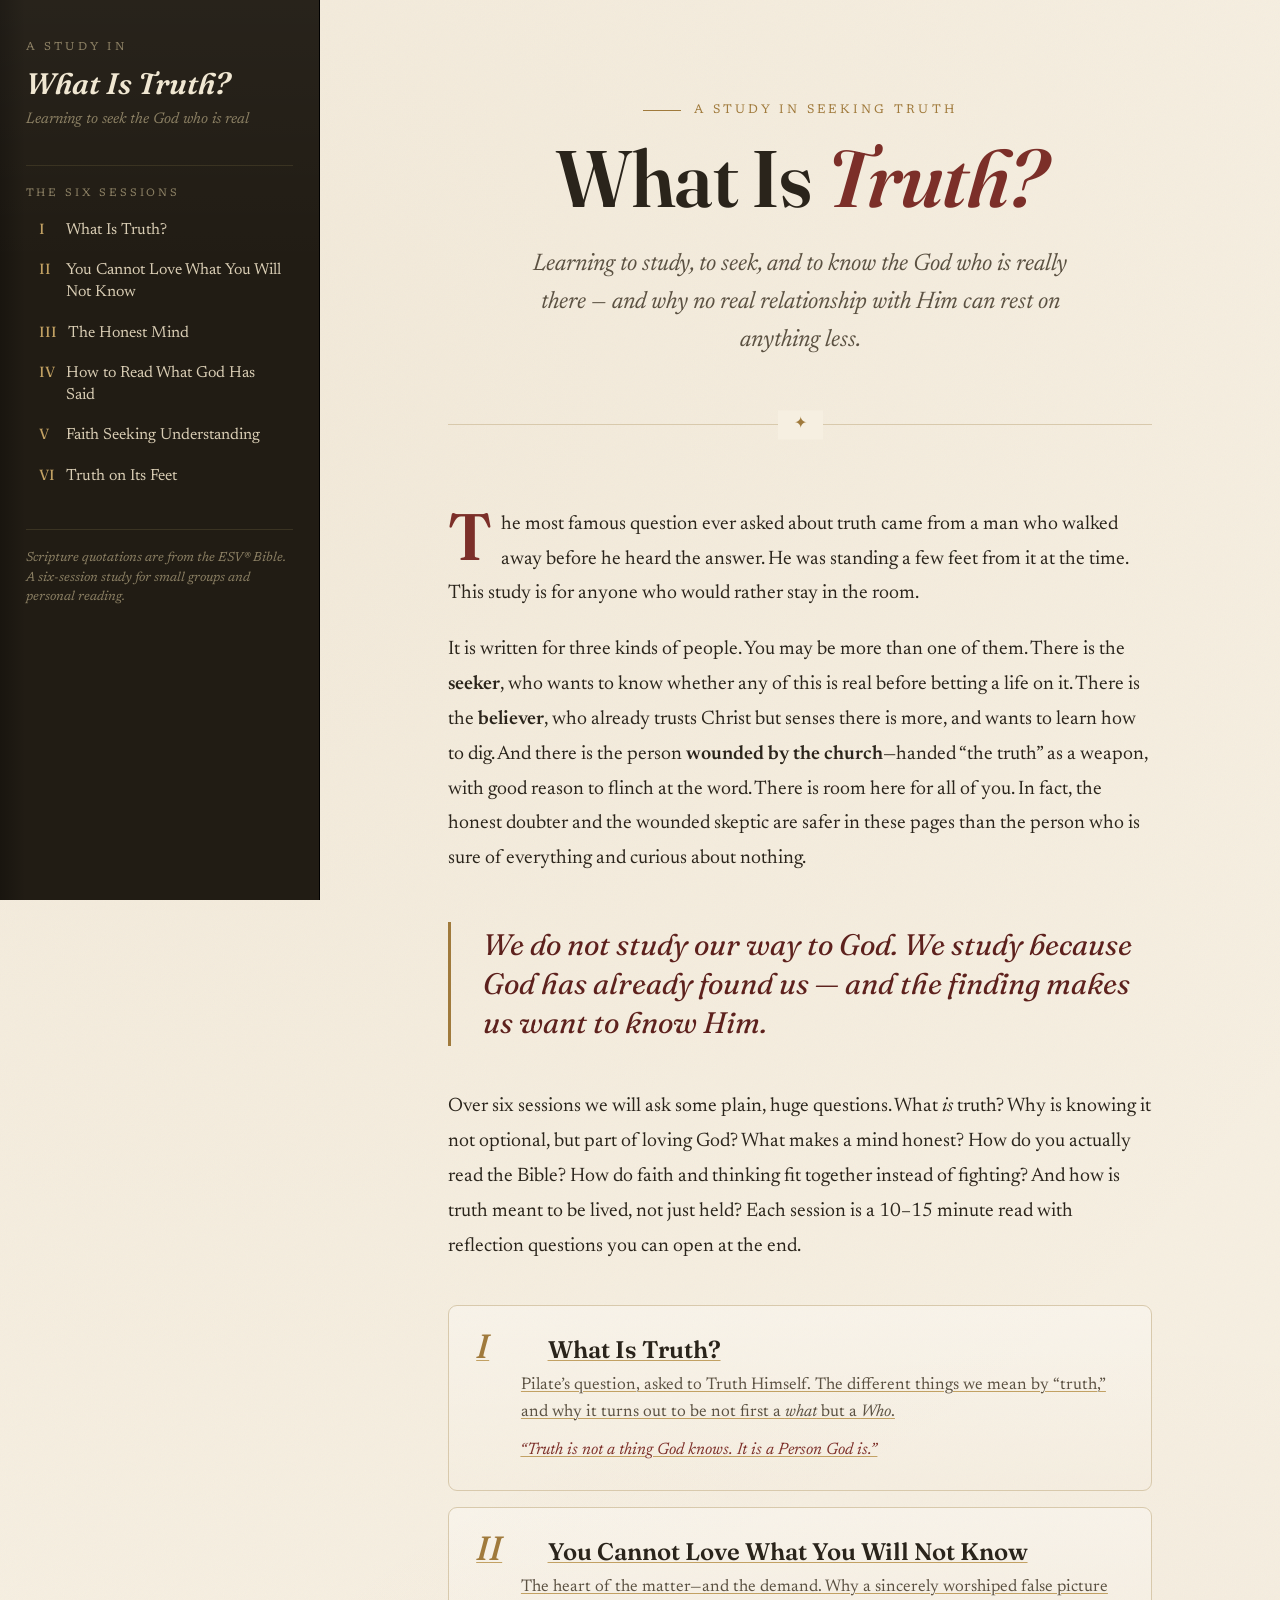
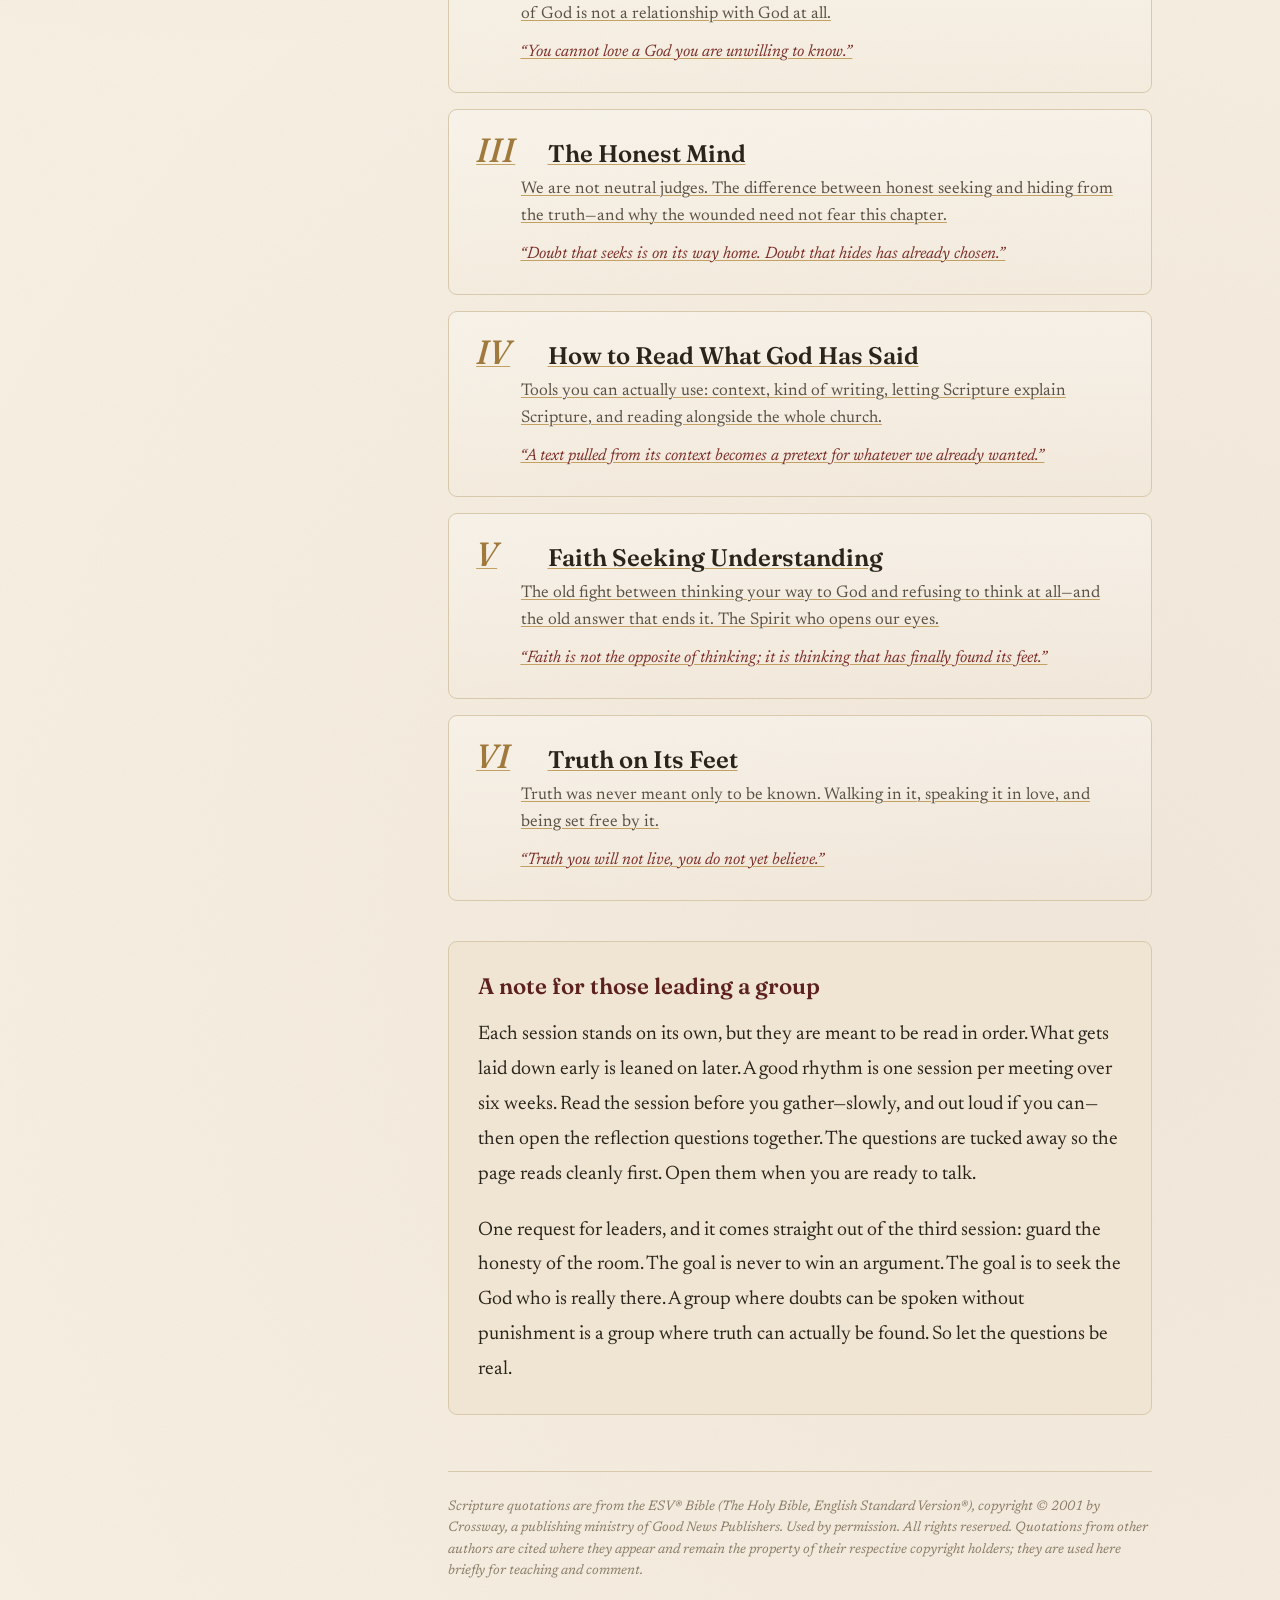
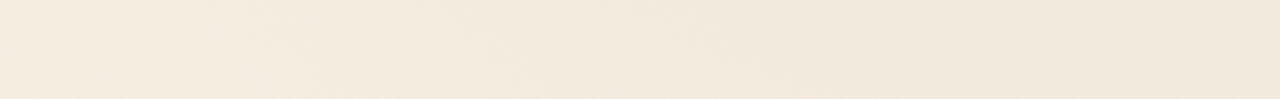
<file: index.html>
<!DOCTYPE html>
<html lang="en">
<head>
<meta charset="UTF-8">
<meta name="viewport" content="width=device-width, initial-scale=1.0">
<title>What Is Truth? — Learning to Seek the God Who Is Real</title>
<link rel="stylesheet" href="styles.css">
</head>
<body>

<aside class="sidebar">
  <a class="brand" href="index.html">
    <p class="eyebrow">A Study In</p>
    <p class="brand-title">What Is&nbsp;Truth?</p>
    <p class="brand-sub">Learning to seek the God who is real</p>
  </a>
  <p class="nav-label">The Six Sessions</p>
  <nav>
    <a href="01-what-is-truth.html"><span class="num">I</span><span class="label">What Is Truth?</span></a>
    <a href="02-love-what-you-know.html"><span class="num">II</span><span class="label">You Cannot Love What You Will Not Know</span></a>
    <a href="03-the-honest-mind.html"><span class="num">III</span><span class="label">The Honest Mind</span></a>
    <a href="04-how-to-read.html"><span class="num">IV</span><span class="label">How to Read What God Has Said</span></a>
    <a href="05-faith-seeking.html"><span class="num">V</span><span class="label">Faith Seeking Understanding</span></a>
    <a href="06-truth-on-its-feet.html"><span class="num">VI</span><span class="label">Truth on Its Feet</span></a>
  </nav>
  <p class="colophon">Scripture quotations are from the ESV&reg; Bible. A six-session study for small groups and personal reading.</p>
</aside>

<main class="content">
  <div class="wrap">

    <div class="hero">
      <p class="page-eyebrow" style="justify-content:center;">A Study in Seeking Truth</p>
      <h1>What Is <span class="accent">Truth?</span></h1>
      <p class="lede">Learning to study, to seek, and to know the God who is really there&nbsp;&mdash; and why no real relationship with Him can rest on anything less.</p>
    </div>

    <hr class="rule-orn">

    <p class="drop">The most famous question ever asked about truth came from a man who walked away before he heard the answer. He was standing a few feet from it at the time. This study is for anyone who would rather stay in the room.</p>

    <p>It is written for three kinds of people. You may be more than one of them. There is the <strong>seeker</strong>, who wants to know whether any of this is real before betting a life on it. There is the <strong>believer</strong>, who already trusts Christ but senses there is more, and wants to learn how to dig. And there is the person <strong>wounded by the church</strong>&mdash;handed &ldquo;the truth&rdquo; as a weapon, with good reason to flinch at the word. There is room here for all of you. In fact, the honest doubter and the wounded skeptic are safer in these pages than the person who is sure of everything and curious about nothing.</p>

    <div class="anchor-quote">
      <p>We do not study our way to God. We study because God has already found us&nbsp;&mdash; and the finding makes us want to know Him.</p>
    </div>

    <p>Over six sessions we will ask some plain, huge questions. What <em>is</em> truth? Why is knowing it not optional, but part of loving God? What makes a mind honest? How do you actually read the Bible? How do faith and thinking fit together instead of fighting? And how is truth meant to be lived, not just held? Each session is a 10&ndash;15 minute read with reflection questions you can open at the end.</p>

    <div class="toc">

      <a class="toc-card" href="01-what-is-truth.html">
        <div class="row"><span class="n">I</span><p class="tt">What Is Truth?</p></div>
        <p class="desc">Pilate&rsquo;s question, asked to Truth Himself. The different things we mean by &ldquo;truth,&rdquo; and why it turns out to be not first a <em>what</em> but a <em>Who</em>.</p>
        <p class="pull">&ldquo;Truth is not a thing God knows. It is a Person God is.&rdquo;</p>
      </a>

      <a class="toc-card" href="02-love-what-you-know.html">
        <div class="row"><span class="n">II</span><p class="tt">You Cannot Love What You Will Not Know</p></div>
        <p class="desc">The heart of the matter&mdash;and the demand. Why a sincerely worshiped false picture of God is not a relationship with God at all.</p>
        <p class="pull">&ldquo;You cannot love a God you are unwilling to know.&rdquo;</p>
      </a>

      <a class="toc-card" href="03-the-honest-mind.html">
        <div class="row"><span class="n">III</span><p class="tt">The Honest Mind</p></div>
        <p class="desc">We are not neutral judges. The difference between honest seeking and hiding from the truth&mdash;and why the wounded need not fear this chapter.</p>
        <p class="pull">&ldquo;Doubt that seeks is on its way home. Doubt that hides has already chosen.&rdquo;</p>
      </a>

      <a class="toc-card" href="04-how-to-read.html">
        <div class="row"><span class="n">IV</span><p class="tt">How to Read What God Has Said</p></div>
        <p class="desc">Tools you can actually use: context, kind of writing, letting Scripture explain Scripture, and reading alongside the whole church.</p>
        <p class="pull">&ldquo;A text pulled from its context becomes a pretext for whatever we already wanted.&rdquo;</p>
      </a>

      <a class="toc-card" href="05-faith-seeking.html">
        <div class="row"><span class="n">V</span><p class="tt">Faith Seeking Understanding</p></div>
        <p class="desc">The old fight between thinking your way to God and refusing to think at all&mdash;and the old answer that ends it. The Spirit who opens our eyes.</p>
        <p class="pull">&ldquo;Faith is not the opposite of thinking; it is thinking that has finally found its feet.&rdquo;</p>
      </a>

      <a class="toc-card" href="06-truth-on-its-feet.html">
        <div class="row"><span class="n">VI</span><p class="tt">Truth on Its Feet</p></div>
        <p class="desc">Truth was never meant only to be known. Walking in it, speaking it in love, and being set free by it.</p>
        <p class="pull">&ldquo;Truth you will not live, you do not yet believe.&rdquo;</p>
      </a>

    </div>

    <div class="note-card">
      <h3>A note for those leading a group</h3>
      <p>Each session stands on its own, but they are meant to be read in order. What gets laid down early is leaned on later. A good rhythm is one session per meeting over six weeks. Read the session before you gather&mdash;slowly, and out loud if you can&mdash;then open the reflection questions together. The questions are tucked away so the page reads cleanly first. Open them when you are ready to talk.</p>
      <p>One request for leaders, and it comes straight out of the third session: guard the honesty of the room. The goal is never to win an argument. The goal is to seek the God who is really there. A group where doubts can be spoken without punishment is a group where truth can actually be found. So let the questions be real.</p>
    </div>

    <p class="foot-note">Scripture quotations are from the ESV&reg; Bible (The Holy Bible, English Standard Version&reg;), copyright &copy; 2001 by Crossway, a publishing ministry of Good News Publishers. Used by permission. All rights reserved. Quotations from other authors are cited where they appear and remain the property of their respective copyright holders; they are used here briefly for teaching and comment.</p>

  </div>
</main>

</body>
</html>
</file>
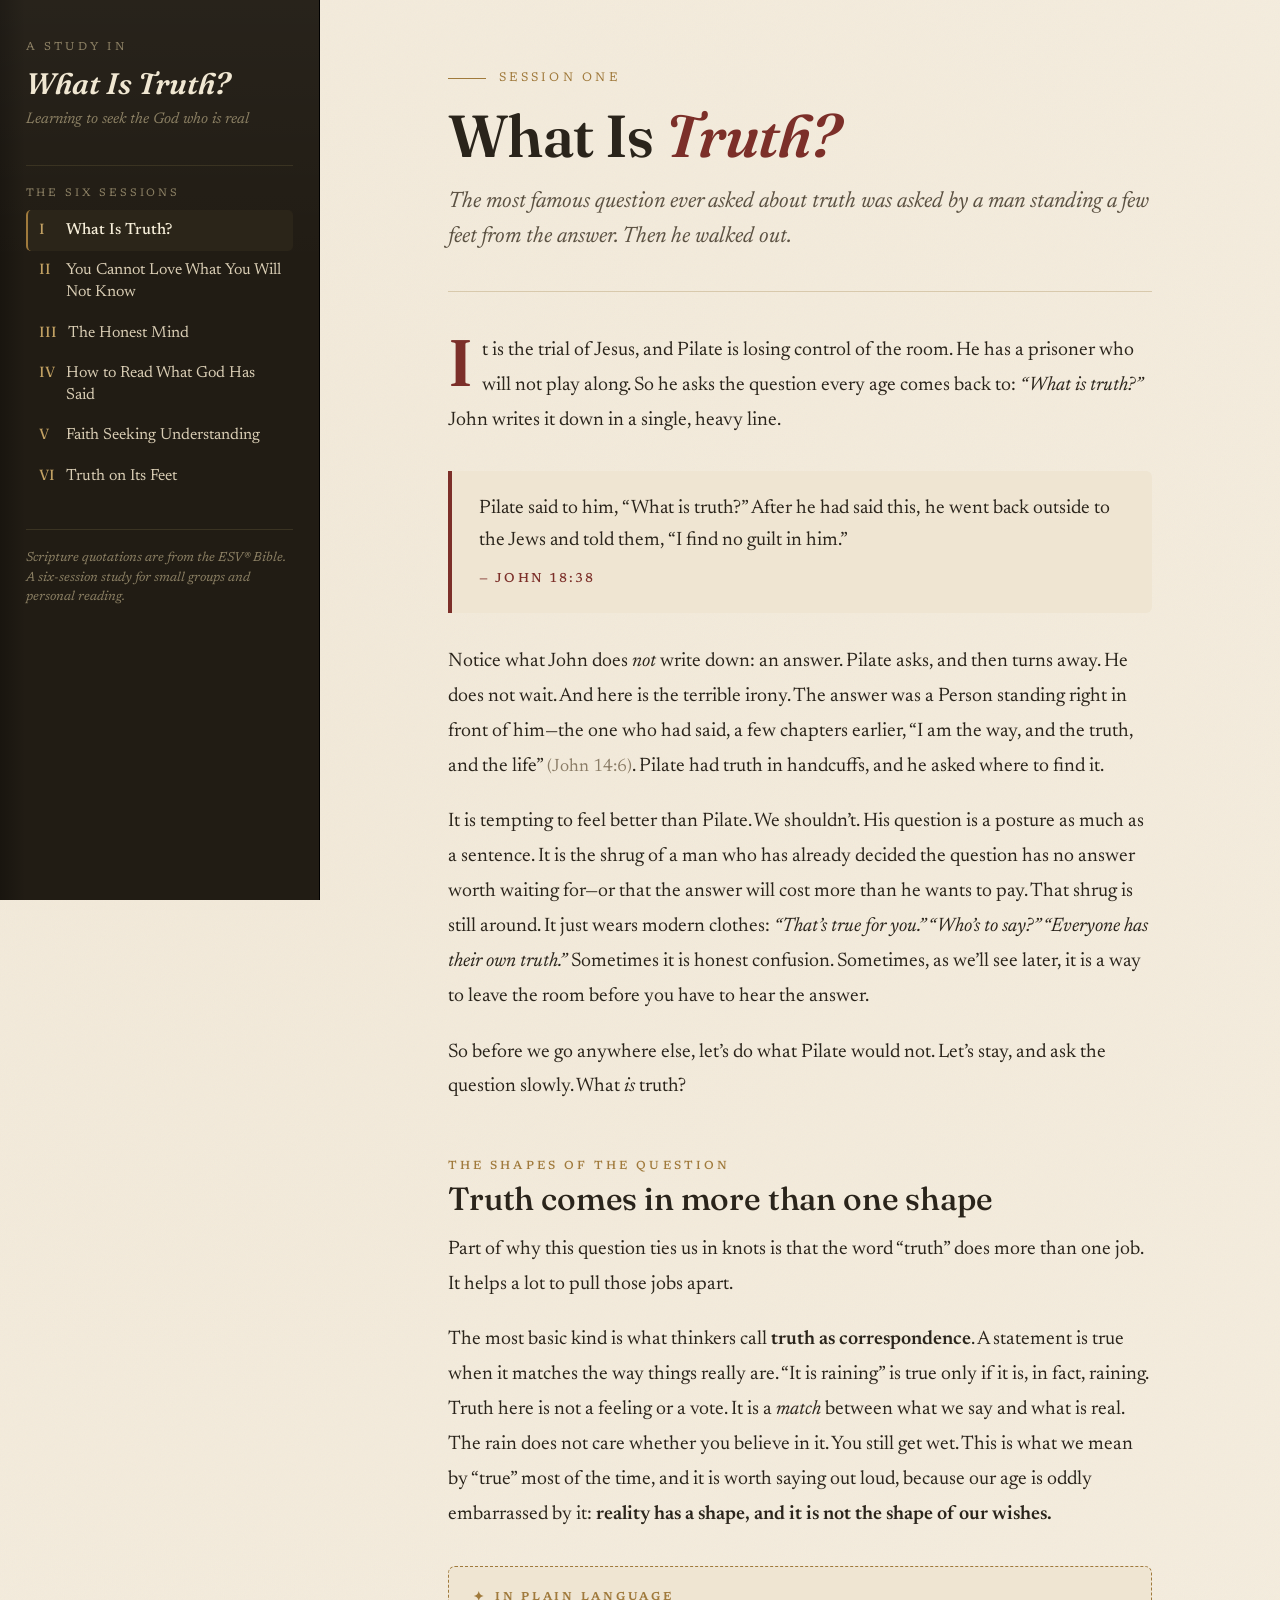
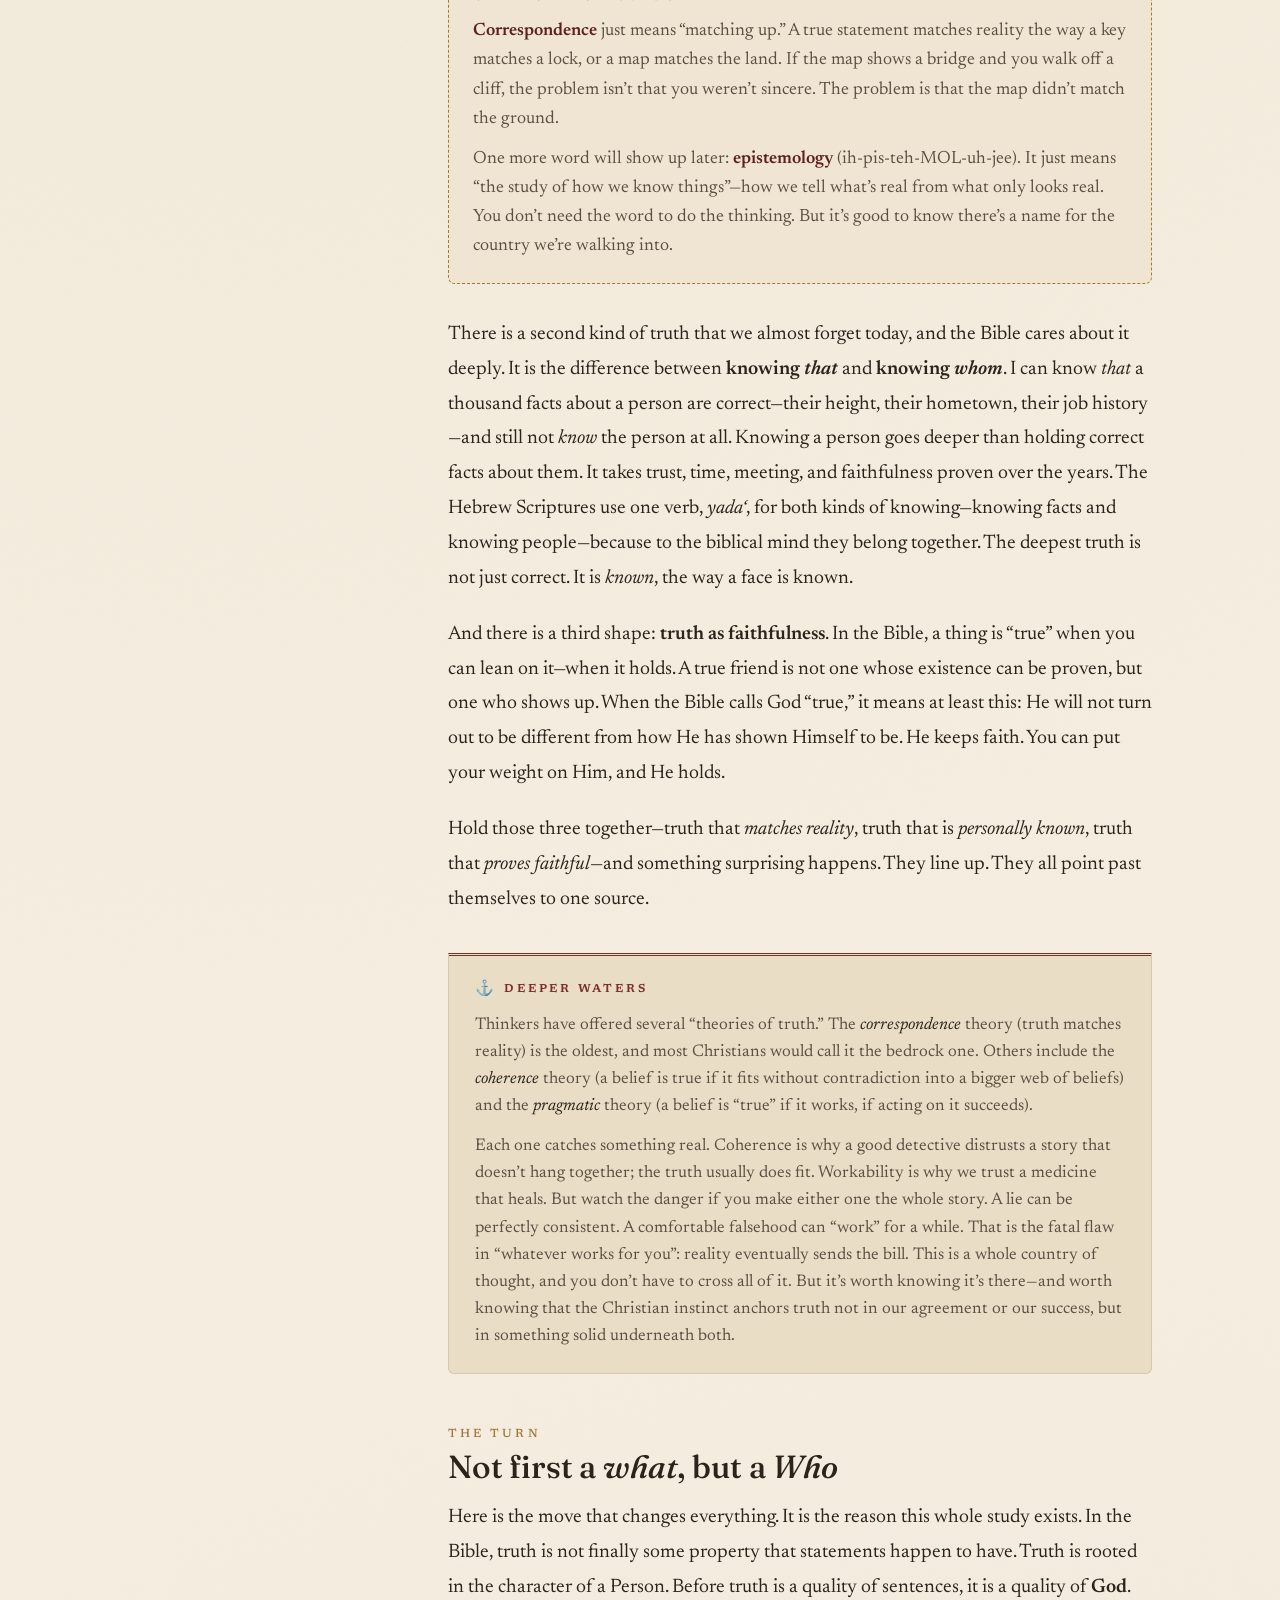
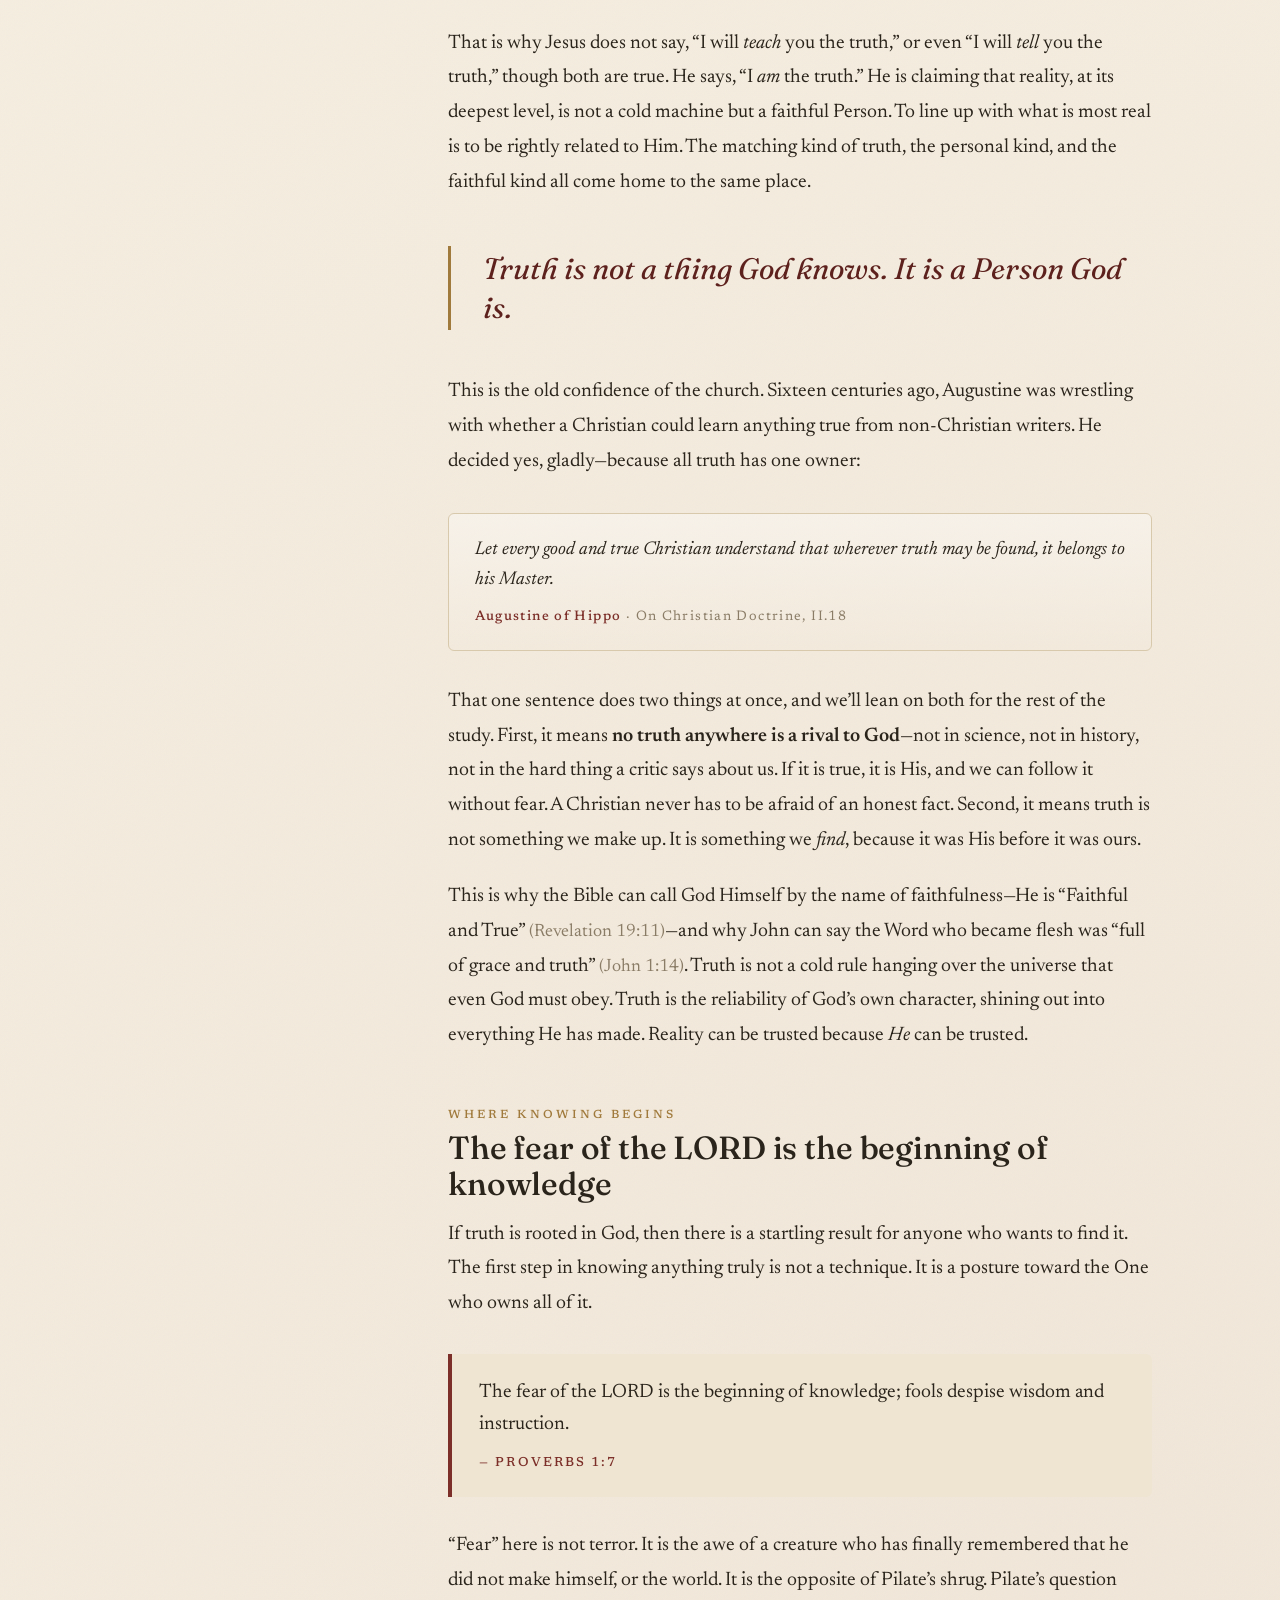
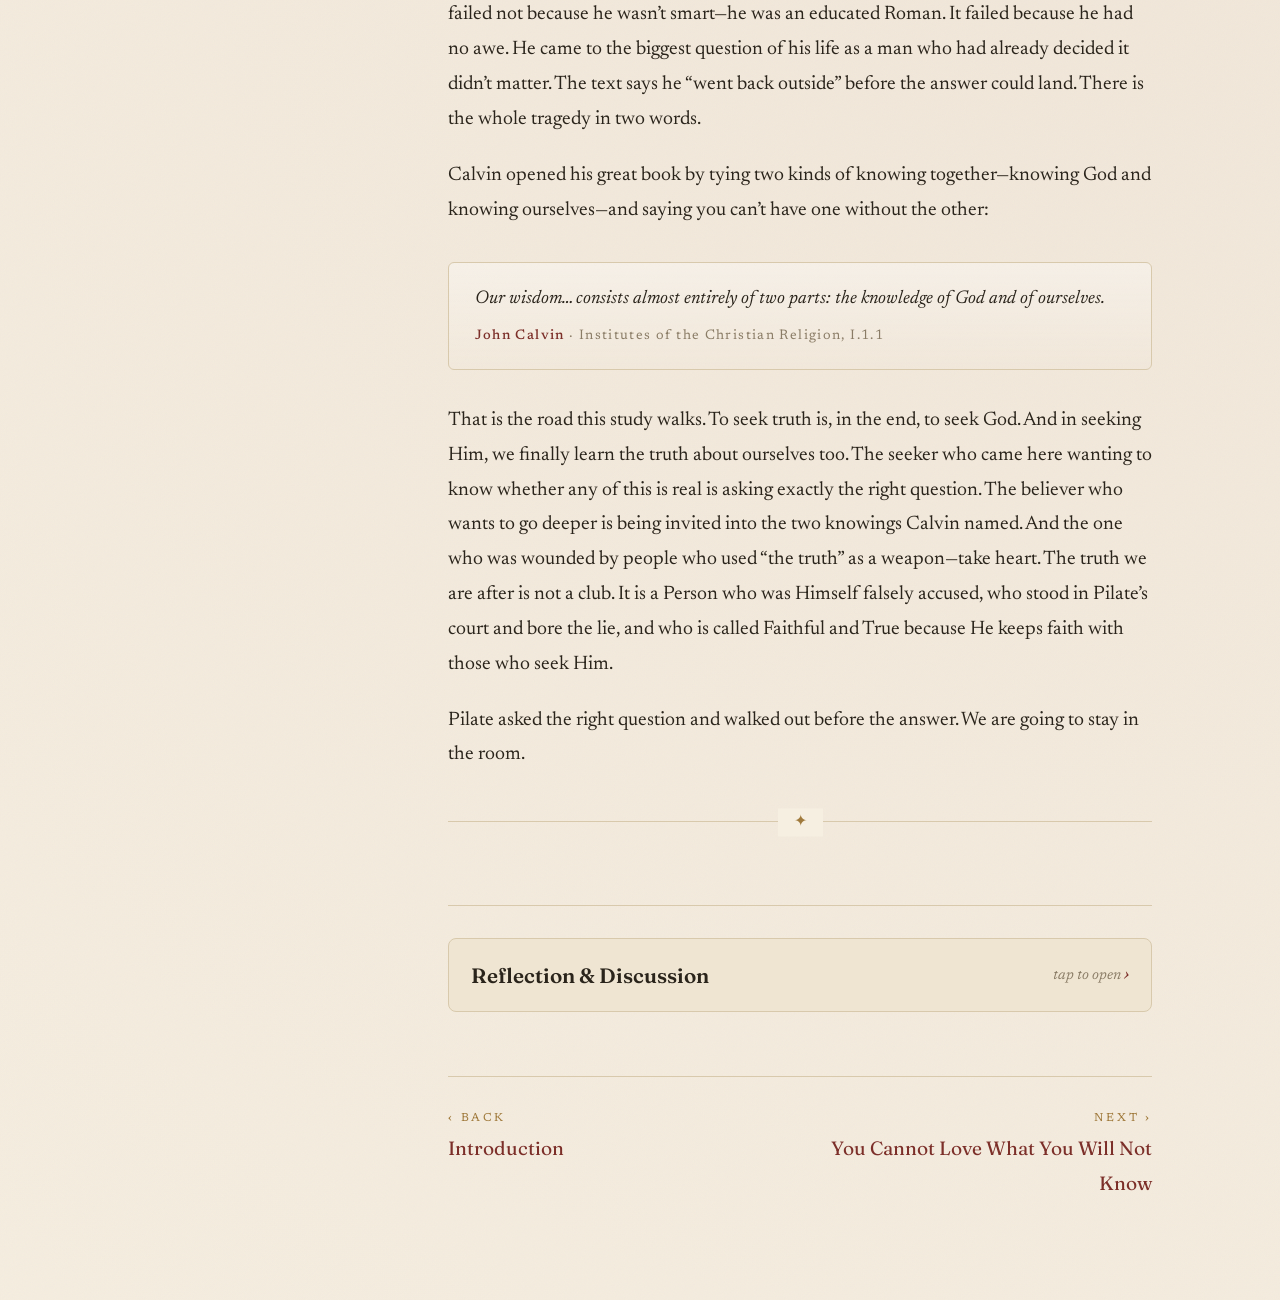
<file: 01-what-is-truth.html>
<!DOCTYPE html>
<html lang="en">
<head>
<meta charset="UTF-8">
<meta name="viewport" content="width=device-width, initial-scale=1.0">
<title>I. What Is Truth? — What Is Truth?</title>
<link rel="stylesheet" href="styles.css">
</head>
<body>

<aside class="sidebar">
  <a class="brand" href="index.html">
    <p class="eyebrow">A Study In</p>
    <p class="brand-title">What Is&nbsp;Truth?</p>
    <p class="brand-sub">Learning to seek the God who is real</p>
  </a>
  <p class="nav-label">The Six Sessions</p>
  <nav>
    <a href="01-what-is-truth.html" aria-current="page"><span class="num">I</span><span class="label">What Is Truth?</span></a>
    <a href="02-love-what-you-know.html"><span class="num">II</span><span class="label">You Cannot Love What You Will Not Know</span></a>
    <a href="03-the-honest-mind.html"><span class="num">III</span><span class="label">The Honest Mind</span></a>
    <a href="04-how-to-read.html"><span class="num">IV</span><span class="label">How to Read What God Has Said</span></a>
    <a href="05-faith-seeking.html"><span class="num">V</span><span class="label">Faith Seeking Understanding</span></a>
    <a href="06-truth-on-its-feet.html"><span class="num">VI</span><span class="label">Truth on Its Feet</span></a>
  </nav>
  <p class="colophon">Scripture quotations are from the ESV&reg; Bible. A six-session study for small groups and personal reading.</p>
</aside>

<main class="content">
  <div class="wrap">

    <p class="page-eyebrow">Session One</p>
    <h1>What Is <span class="accent">Truth?</span></h1>
    <p class="lede">The most famous question ever asked about truth was asked by a man standing a few feet from the answer. Then he walked out.</p>

    <p class="drop">It is the trial of Jesus, and Pilate is losing control of the room. He has a prisoner who will not play along. So he asks the question every age comes back to: <em>&ldquo;What is truth?&rdquo;</em> John writes it down in a single, heavy line.</p>

    <blockquote class="scripture">
      <p>Pilate said to him, &ldquo;What is truth?&rdquo; After he had said this, he went back outside to the Jews and told them, &ldquo;I find no guilt in him.&rdquo;</p>
      <cite>John 18:38</cite>
    </blockquote>

    <p>Notice what John does <em>not</em> write down: an answer. Pilate asks, and then turns away. He does not wait. And here is the terrible irony. The answer was a Person standing right in front of him&mdash;the one who had said, a few chapters earlier, &ldquo;I am the way, and the truth, and the life&rdquo; <span class="ref">(John 14:6)</span>. Pilate had truth in handcuffs, and he asked where to find it.</p>

    <p>It is tempting to feel better than Pilate. We shouldn&rsquo;t. His question is a posture as much as a sentence. It is the shrug of a man who has already decided the question has no answer worth waiting for&mdash;or that the answer will cost more than he wants to pay. That shrug is still around. It just wears modern clothes: <em>&ldquo;That&rsquo;s true for you.&rdquo; &ldquo;Who&rsquo;s to say?&rdquo; &ldquo;Everyone has their own truth.&rdquo;</em> Sometimes it is honest confusion. Sometimes, as we&rsquo;ll see later, it is a way to leave the room before you have to hear the answer.</p>

    <p>So before we go anywhere else, let&rsquo;s do what Pilate would not. Let&rsquo;s stay, and ask the question slowly. What <em>is</em> truth?</p>

    <h2><span class="h2num">The shapes of the question</span>Truth comes in more than one shape</h2>

    <p>Part of why this question ties us in knots is that the word &ldquo;truth&rdquo; does more than one job. It helps a lot to pull those jobs apart.</p>

    <p>The most basic kind is what thinkers call <strong>truth as correspondence</strong>. A statement is true when it matches the way things really are. &ldquo;It is raining&rdquo; is true only if it is, in fact, raining. Truth here is not a feeling or a vote. It is a <em>match</em> between what we say and what is real. The rain does not care whether you believe in it. You still get wet. This is what we mean by &ldquo;true&rdquo; most of the time, and it is worth saying out loud, because our age is oddly embarrassed by it: <strong>reality has a shape, and it is not the shape of our wishes.</strong></p>

    <div class="plain">
      <p class="tag">In Plain Language</p>
      <p><strong>Correspondence</strong> just means &ldquo;matching up.&rdquo; A true statement matches reality the way a key matches a lock, or a map matches the land. If the map shows a bridge and you walk off a cliff, the problem isn&rsquo;t that you weren&rsquo;t sincere. The problem is that the map didn&rsquo;t match the ground.</p>
      <p>One more word will show up later: <strong>epistemology</strong> (ih-pis-teh-MOL-uh-jee). It just means &ldquo;the study of how we know things&rdquo;&mdash;how we tell what&rsquo;s real from what only looks real. You don&rsquo;t need the word to do the thinking. But it&rsquo;s good to know there&rsquo;s a name for the country we&rsquo;re walking into.</p>
    </div>

    <p>There is a second kind of truth that we almost forget today, and the Bible cares about it deeply. It is the difference between <strong>knowing <em>that</em></strong> and <strong>knowing <em>whom</em></strong>. I can know <em>that</em> a thousand facts about a person are correct&mdash;their height, their hometown, their job history&mdash;and still not <em>know</em> the person at all. Knowing a person goes deeper than holding correct facts about them. It takes trust, time, meeting, and faithfulness proven over the years. The Hebrew Scriptures use one verb, <em>yada&lsquo;</em>, for both kinds of knowing&mdash;knowing facts and knowing people&mdash;because to the biblical mind they belong together. The deepest truth is not just correct. It is <em>known</em>, the way a face is known.</p>

    <p>And there is a third shape: <strong>truth as faithfulness</strong>. In the Bible, a thing is &ldquo;true&rdquo; when you can lean on it&mdash;when it holds. A true friend is not one whose existence can be proven, but one who shows up. When the Bible calls God &ldquo;true,&rdquo; it means at least this: He will not turn out to be different from how He has shown Himself to be. He keeps faith. You can put your weight on Him, and He holds.</p>

    <p>Hold those three together&mdash;truth that <em>matches reality</em>, truth that is <em>personally known</em>, truth that <em>proves faithful</em>&mdash;and something surprising happens. They line up. They all point past themselves to one source.</p>

    <div class="deeper">
      <p class="tag">Deeper Waters</p>
      <p>Thinkers have offered several &ldquo;theories of truth.&rdquo; The <em>correspondence</em> theory (truth matches reality) is the oldest, and most Christians would call it the bedrock one. Others include the <em>coherence</em> theory (a belief is true if it fits without contradiction into a bigger web of beliefs) and the <em>pragmatic</em> theory (a belief is &ldquo;true&rdquo; if it works, if acting on it succeeds).</p>
      <p>Each one catches something real. Coherence is why a good detective distrusts a story that doesn&rsquo;t hang together; the truth usually does fit. Workability is why we trust a medicine that heals. But watch the danger if you make either one the whole story. A lie can be perfectly consistent. A comfortable falsehood can &ldquo;work&rdquo; for a while. That is the fatal flaw in &ldquo;whatever works for you&rdquo;: reality eventually sends the bill. This is a whole country of thought, and you don&rsquo;t have to cross all of it. But it&rsquo;s worth knowing it&rsquo;s there&mdash;and worth knowing that the Christian instinct anchors truth not in our agreement or our success, but in something solid underneath both.</p>
    </div>

    <h2><span class="h2num">The turn</span>Not first a <em>what</em>, but a <em>Who</em></h2>

    <p>Here is the move that changes everything. It is the reason this whole study exists. In the Bible, truth is not finally some property that statements happen to have. Truth is rooted in the character of a Person. Before truth is a quality of sentences, it is a quality of <strong>God</strong>.</p>

    <p>That is why Jesus does not say, &ldquo;I will <em>teach</em> you the truth,&rdquo; or even &ldquo;I will <em>tell</em> you the truth,&rdquo; though both are true. He says, &ldquo;I <em>am</em> the truth.&rdquo; He is claiming that reality, at its deepest level, is not a cold machine but a faithful Person. To line up with what is most real is to be rightly related to Him. The matching kind of truth, the personal kind, and the faithful kind all come home to the same place.</p>

    <div class="anchor-quote">
      <p>Truth is not a thing God knows. It is a Person God is.</p>
    </div>

    <p>This is the old confidence of the church. Sixteen centuries ago, Augustine was wrestling with whether a Christian could learn anything true from non-Christian writers. He decided yes, gladly&mdash;because all truth has one owner:</p>

    <div class="figure-quote">
      <p>Let every good and true Christian understand that wherever truth may be found, it belongs to his Master.</p>
      <span class="who">Augustine of Hippo <span class="work">&middot; On Christian Doctrine, II.18</span></span>
    </div>

    <p>That one sentence does two things at once, and we&rsquo;ll lean on both for the rest of the study. First, it means <strong>no truth anywhere is a rival to God</strong>&mdash;not in science, not in history, not in the hard thing a critic says about us. If it is true, it is His, and we can follow it without fear. A Christian never has to be afraid of an honest fact. Second, it means truth is not something we make up. It is something we <em>find</em>, because it was His before it was ours.</p>

    <p>This is why the Bible can call God Himself by the name of faithfulness&mdash;He is &ldquo;Faithful and True&rdquo; <span class="ref">(Revelation 19:11)</span>&mdash;and why John can say the Word who became flesh was &ldquo;full of grace and truth&rdquo; <span class="ref">(John 1:14)</span>. Truth is not a cold rule hanging over the universe that even God must obey. Truth is the reliability of God&rsquo;s own character, shining out into everything He has made. Reality can be trusted because <em>He</em> can be trusted.</p>

    <h2><span class="h2num">Where knowing begins</span>The fear of the LORD is the beginning of knowledge</h2>

    <p>If truth is rooted in God, then there is a startling result for anyone who wants to find it. The first step in knowing anything truly is not a technique. It is a posture toward the One who owns all of it.</p>

    <blockquote class="scripture">
      <p>The fear of the LORD is the beginning of knowledge; fools despise wisdom and instruction.</p>
      <cite>Proverbs 1:7</cite>
    </blockquote>

    <p>&ldquo;Fear&rdquo; here is not terror. It is the awe of a creature who has finally remembered that he did not make himself, or the world. It is the opposite of Pilate&rsquo;s shrug. Pilate&rsquo;s question failed not because he wasn&rsquo;t smart&mdash;he was an educated Roman. It failed because he had no awe. He came to the biggest question of his life as a man who had already decided it didn&rsquo;t matter. The text says he &ldquo;went back outside&rdquo; before the answer could land. There is the whole tragedy in two words.</p>

    <p>Calvin opened his great book by tying two kinds of knowing together&mdash;knowing God and knowing ourselves&mdash;and saying you can&rsquo;t have one without the other:</p>

    <div class="figure-quote">
      <p>Our wisdom&hellip; consists almost entirely of two parts: the knowledge of God and of ourselves.</p>
      <span class="who">John Calvin <span class="work">&middot; Institutes of the Christian Religion, I.1.1</span></span>
    </div>

    <p>That is the road this study walks. To seek truth is, in the end, to seek God. And in seeking Him, we finally learn the truth about ourselves too. The seeker who came here wanting to know whether any of this is real is asking exactly the right question. The believer who wants to go deeper is being invited into the two knowings Calvin named. And the one who was wounded by people who used &ldquo;the truth&rdquo; as a weapon&mdash;take heart. The truth we are after is not a club. It is a Person who was Himself falsely accused, who stood in Pilate&rsquo;s court and bore the lie, and who is called Faithful and True because He keeps faith with those who seek Him.</p>

    <p>Pilate asked the right question and walked out before the answer. We are going to stay in the room.</p>

    <hr class="rule-orn">

    <section class="reflect">
      <details class="qbox">
        <summary><span>Reflection &amp; Discussion</span><span class="hint">tap to open&nbsp;<span class="chev">&rsaquo;</span></span></summary>
        <div class="qbody">
          <p class="qintro">For personal reflection or small-group conversation. There are no trick questions here&mdash;only honest ones. Let the answers be real.</p>
          <ol>
            <li>Pilate asks &ldquo;What is truth?&rdquo; and walks out before the answer. Where have you seen that move&mdash;asking a question you didn&rsquo;t really want answered&mdash;in the world around you? Where have you seen it in yourself?</li>
            <li>We named three shapes of truth: matching reality, knowing a person, and proving faithful. Which one do you think of first when you hear the word &ldquo;truth&rdquo;? Which is easiest to forget?</li>
            <li>What would change this week if you really believed that <em>every</em> true thing belongs to God&mdash;so that no honest fact could ever be a threat to your faith?</li>
            <li>Jesus says &ldquo;I am the truth,&rdquo; not &ldquo;I will tell you the truth.&rdquo; What changes when truth is a Person to be known, not just a fact to be filed away?</li>
            <li>&ldquo;The fear of the LORD is the beginning of knowledge.&rdquo; What does it look like to start a search for truth in awe instead of a shrug? Try to be specific.</li>
          </ol>
          <p class="scripture-cue">Sit with: John 18:33&ndash;38 (the whole exchange) &middot; John 14:6 &middot; Proverbs 1:7 &middot; Revelation 19:11.</p>
        </div>
      </details>
    </section>

    <nav class="page-nav">
      <a class="prev" href="index.html"><span class="dir">&lsaquo; Back</span><span class="t">Introduction</span></a>
      <a class="next" href="02-love-what-you-know.html"><span class="dir">Next &rsaquo;</span><span class="t">You Cannot Love What You Will Not Know</span></a>
    </nav>

  </div>
</main>

</body>
</html>
</file>
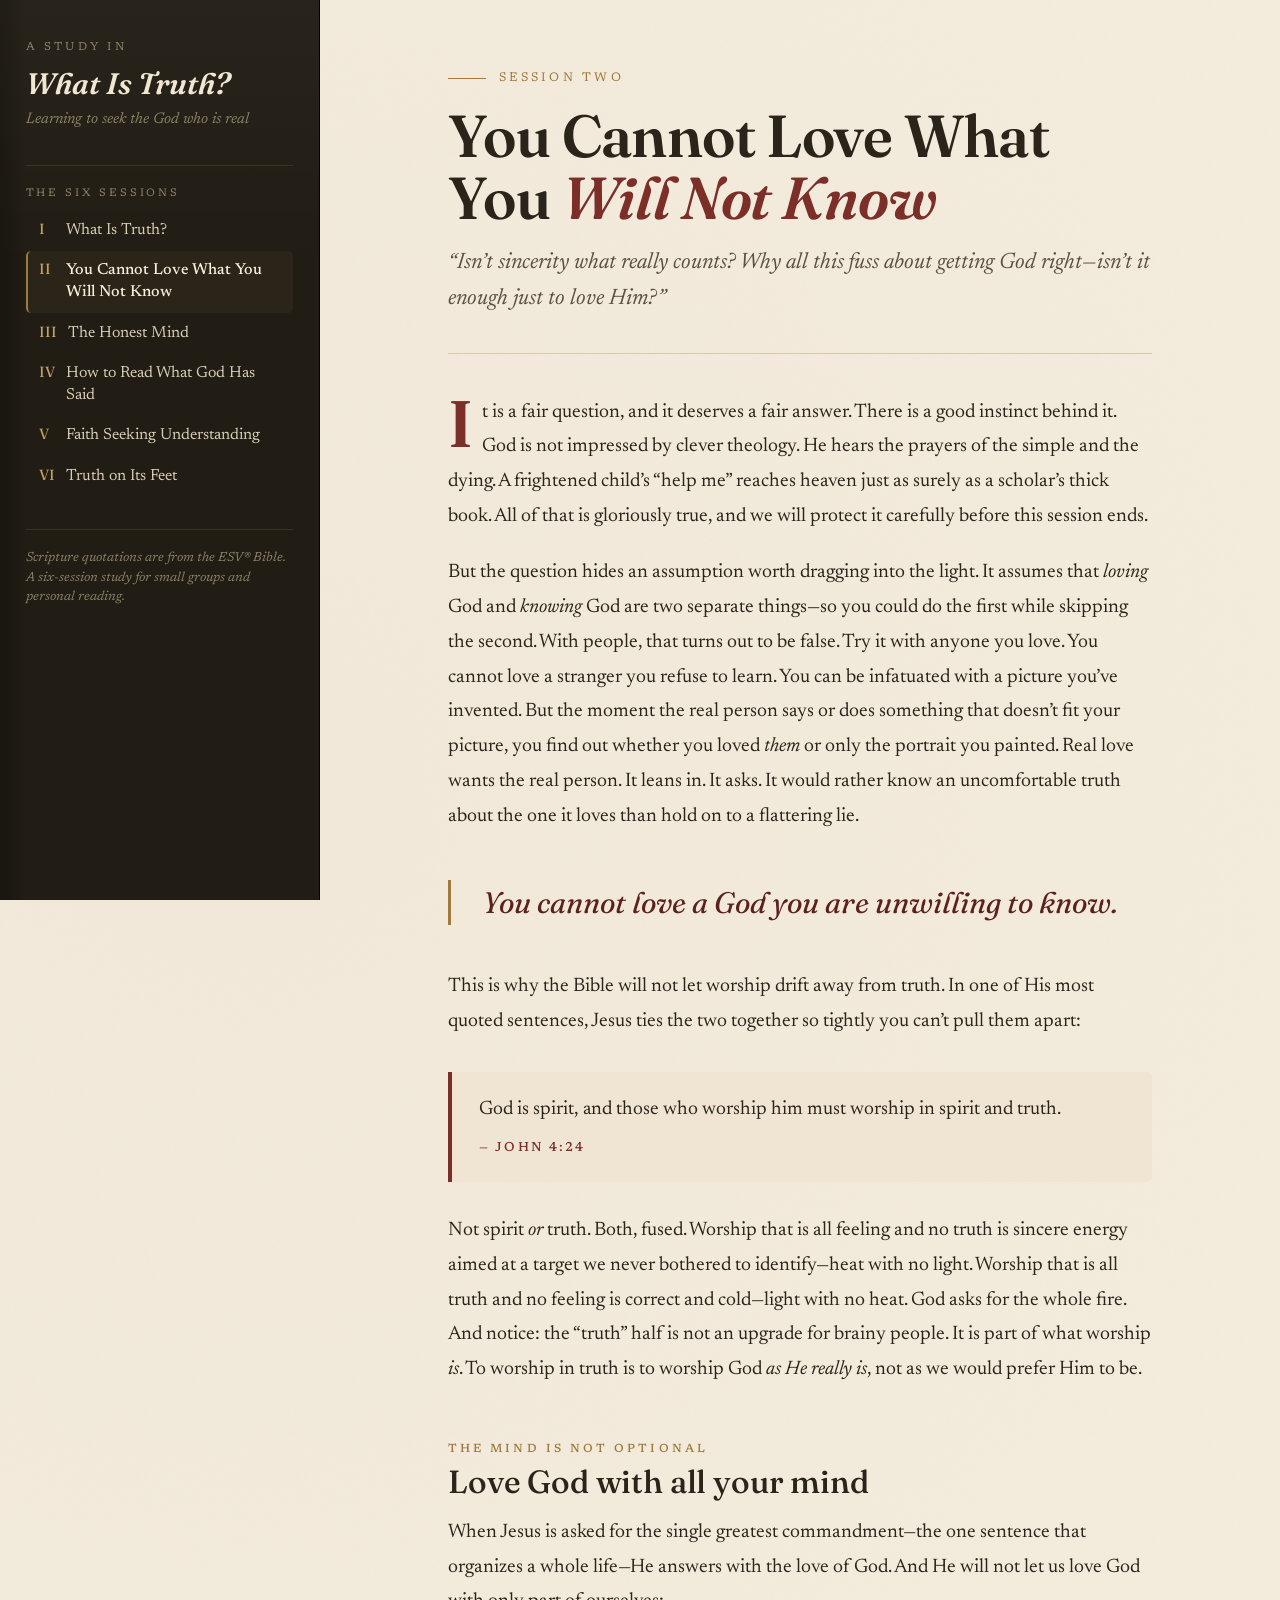
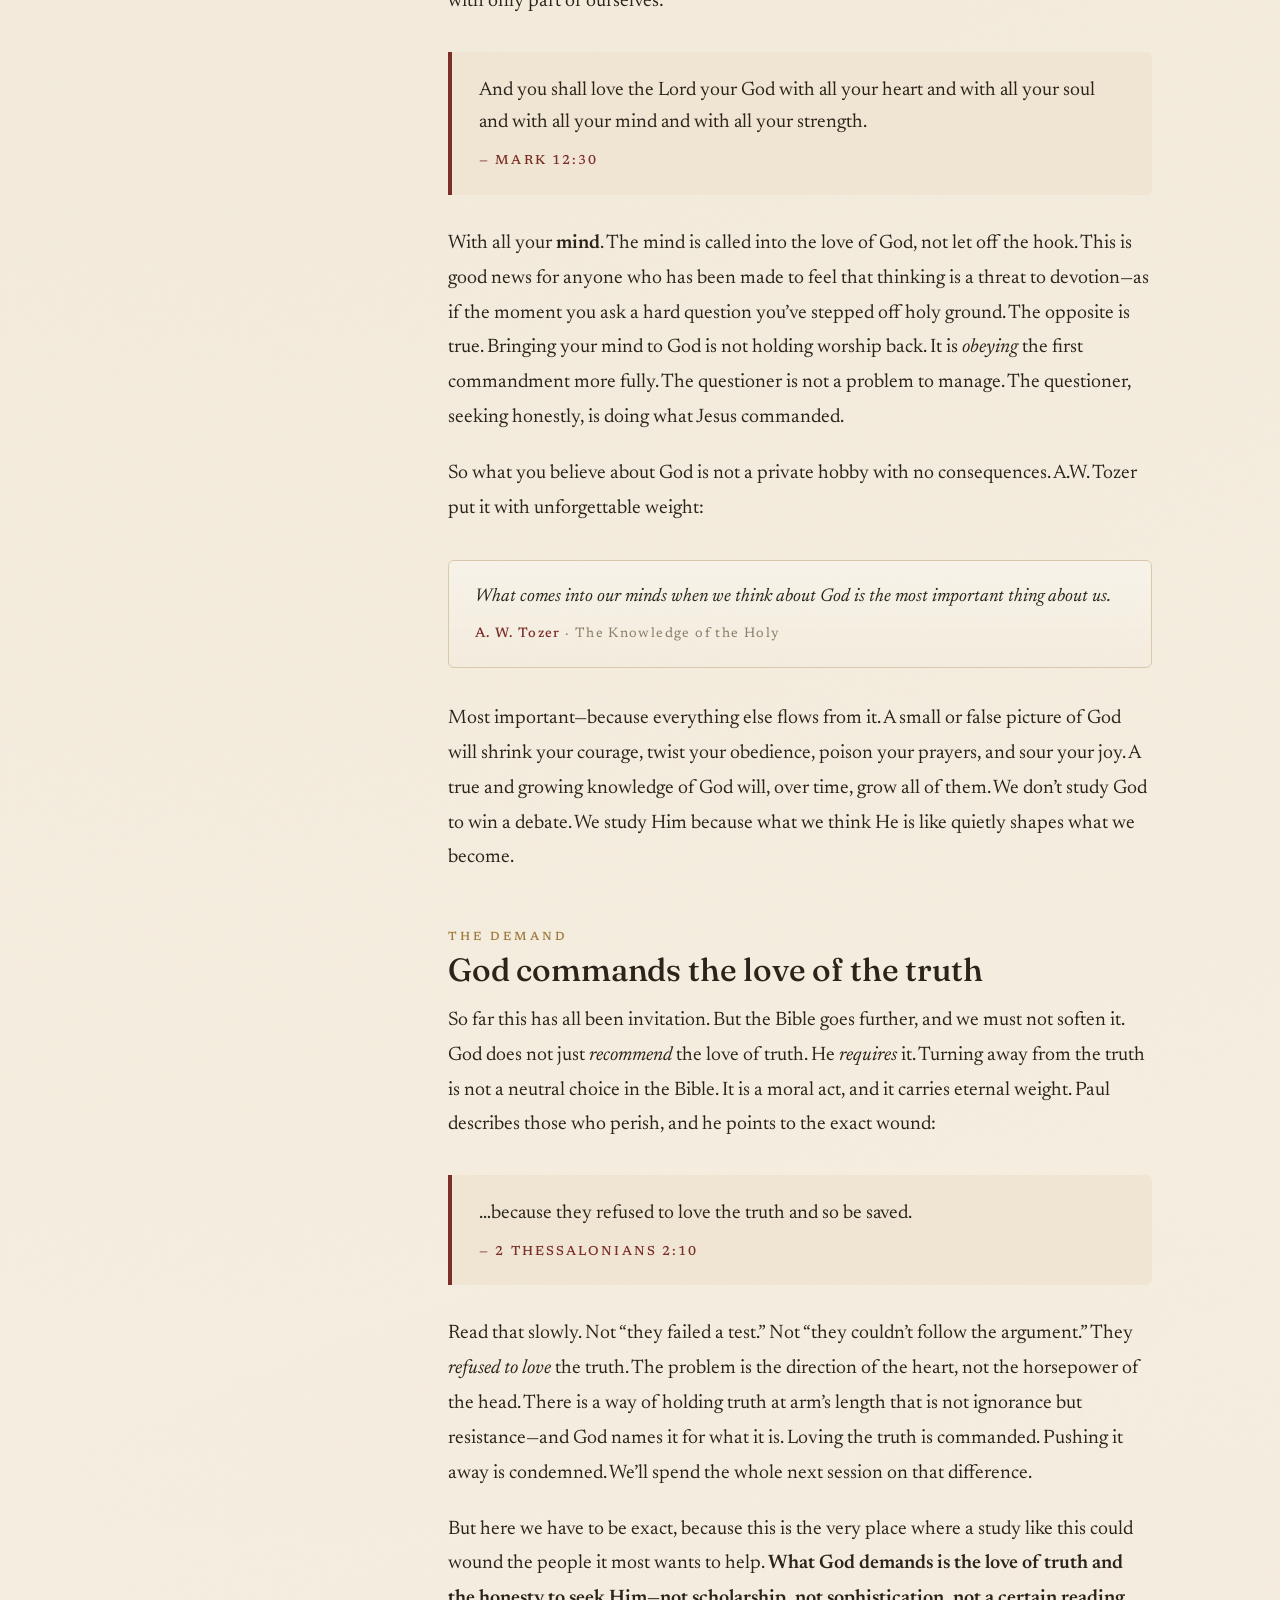
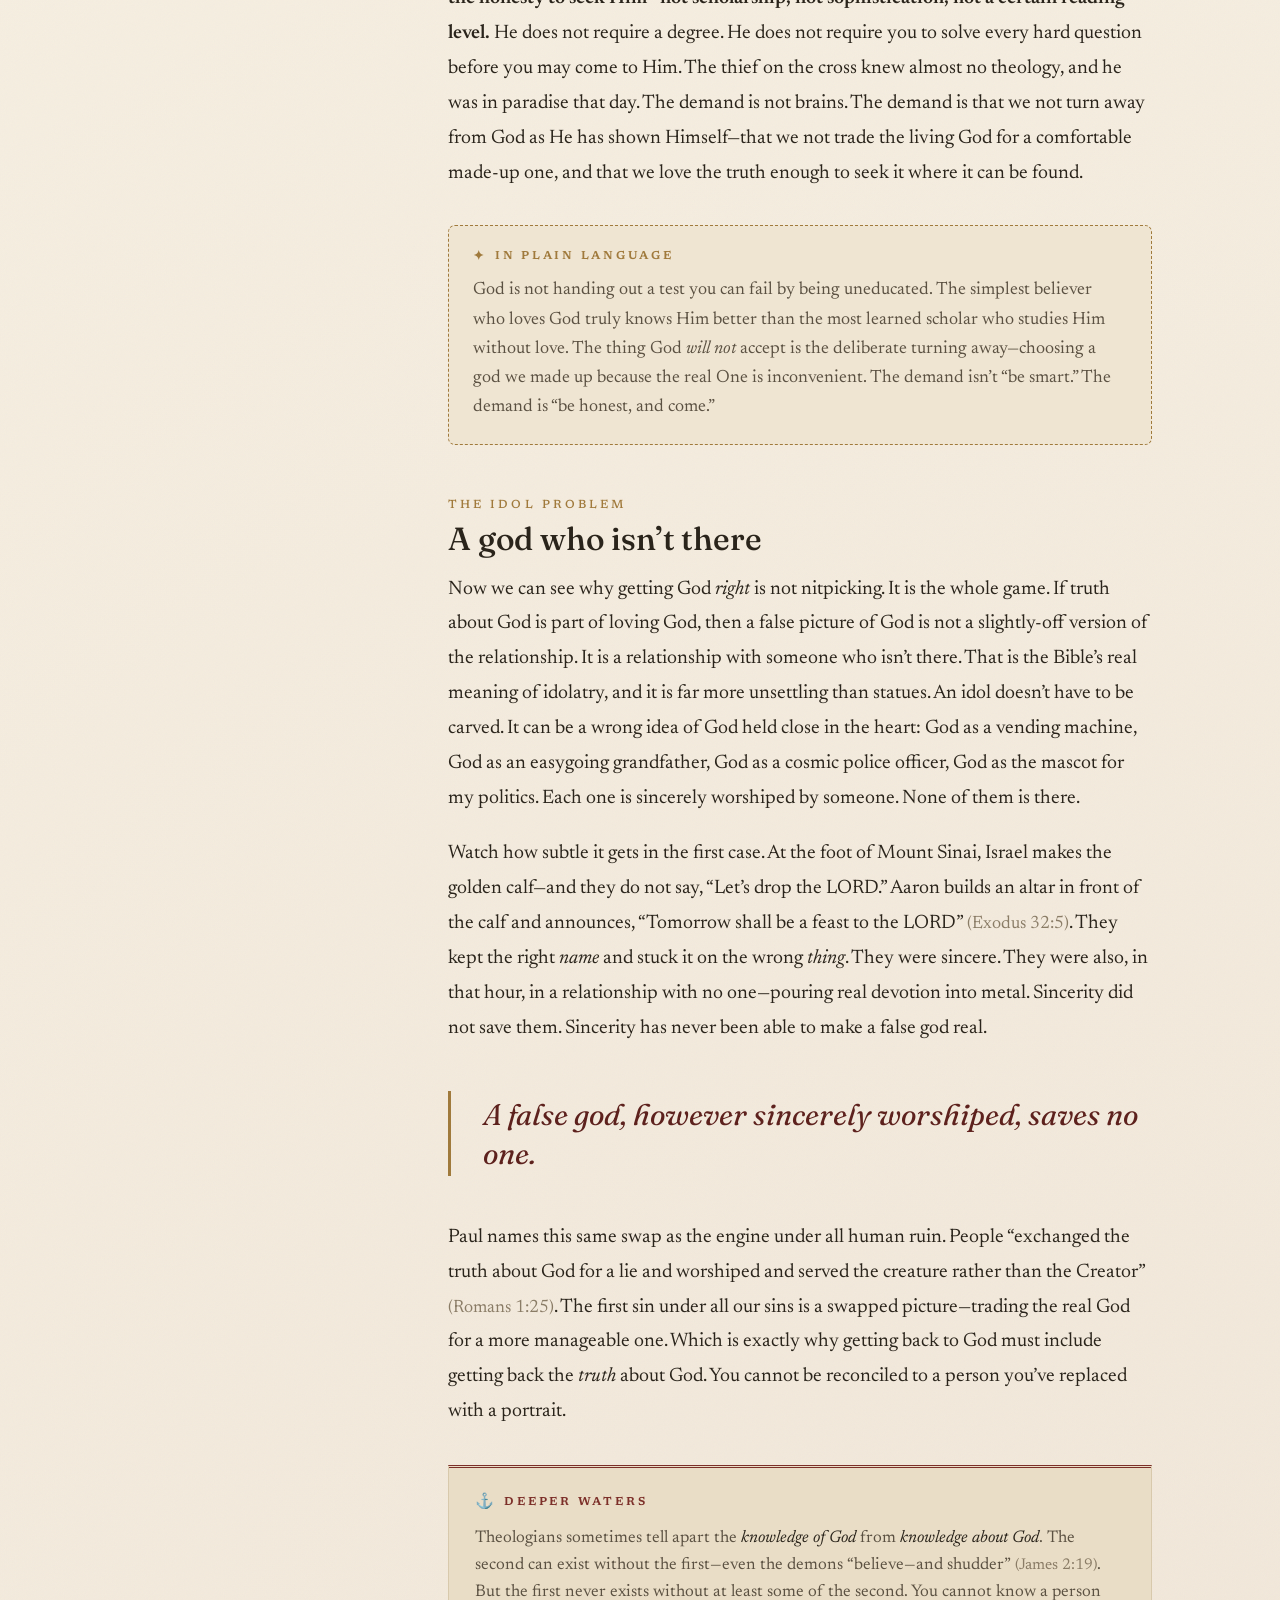
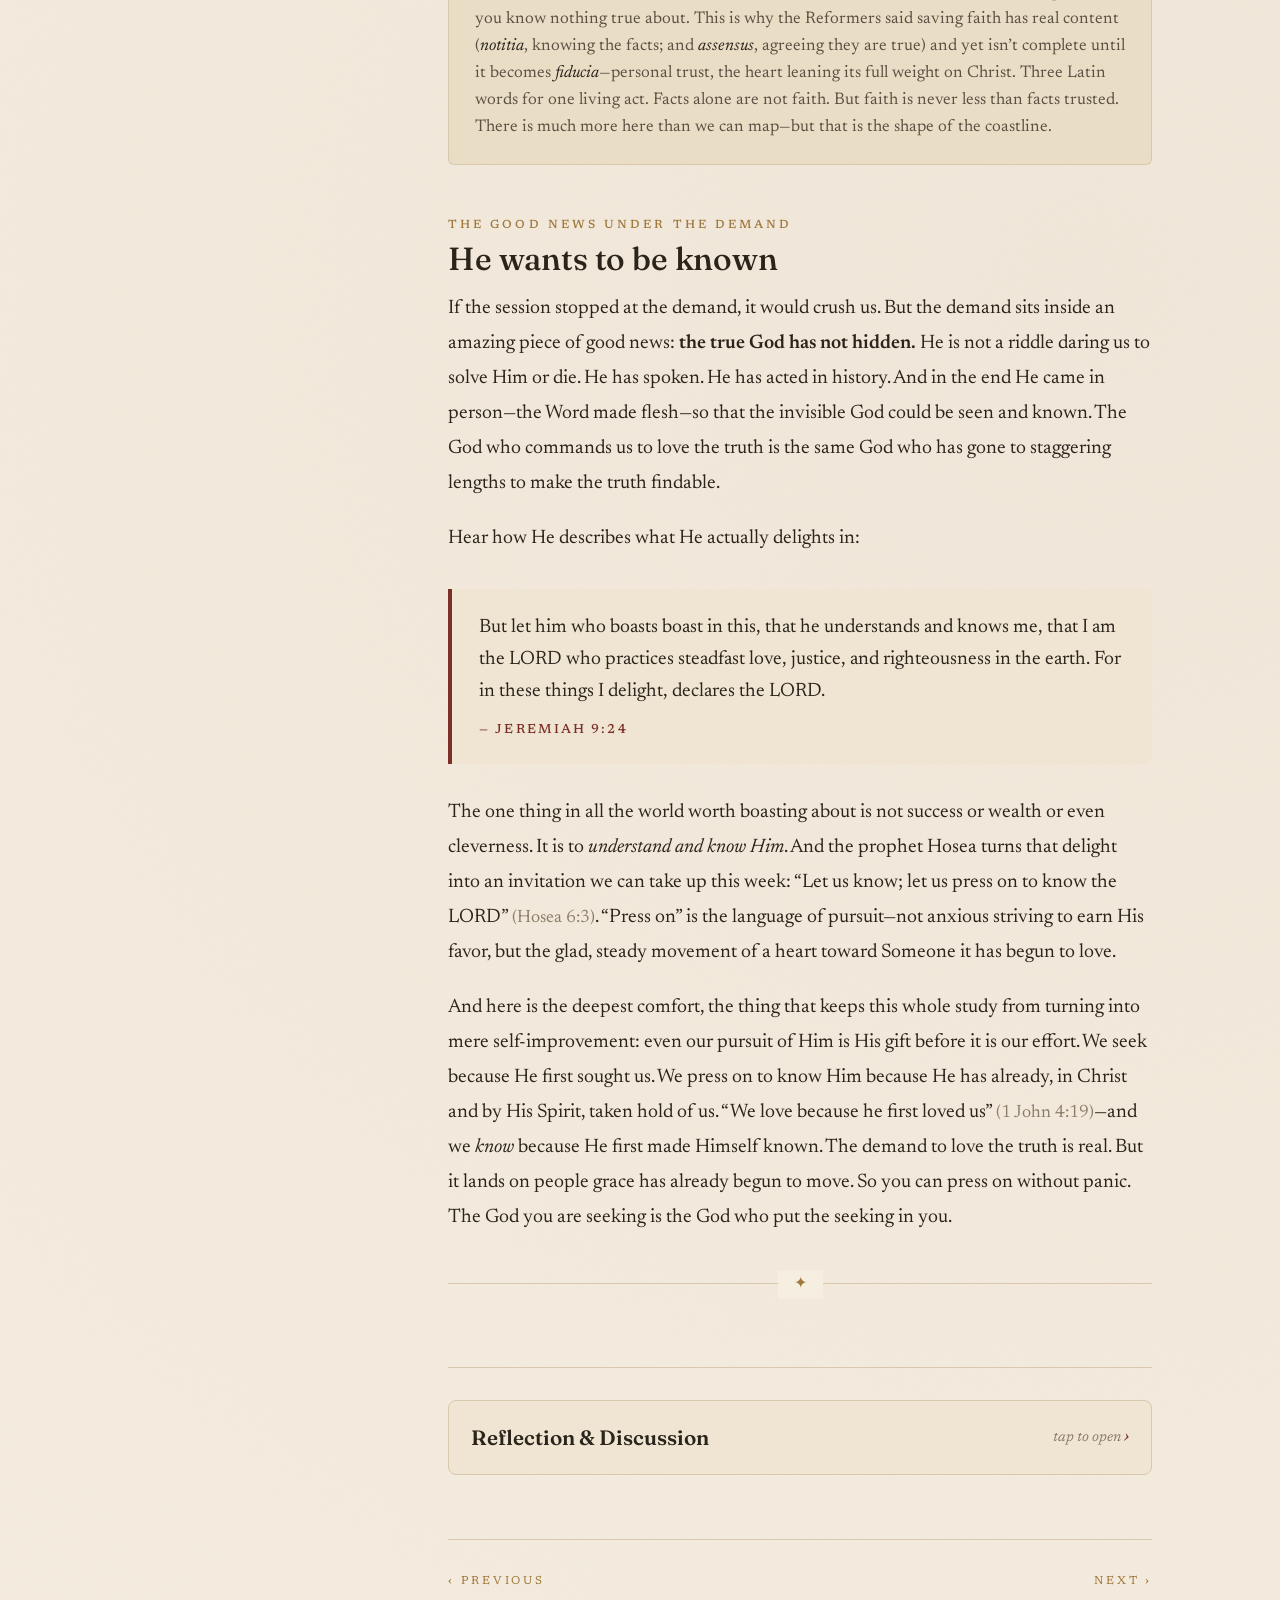
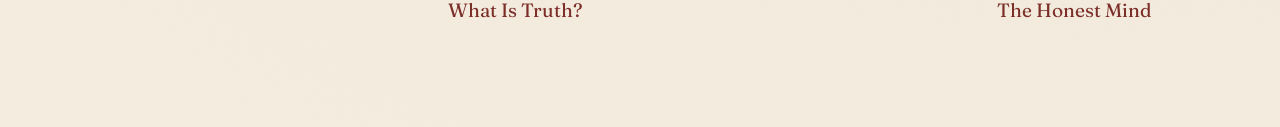
<file: 02-love-what-you-know.html>
<!DOCTYPE html>
<html lang="en">
<head>
<meta charset="UTF-8">
<meta name="viewport" content="width=device-width, initial-scale=1.0">
<title>II. You Cannot Love What You Will Not Know — What Is Truth?</title>
<link rel="stylesheet" href="styles.css">
</head>
<body>

<aside class="sidebar">
  <a class="brand" href="index.html">
    <p class="eyebrow">A Study In</p>
    <p class="brand-title">What Is&nbsp;Truth?</p>
    <p class="brand-sub">Learning to seek the God who is real</p>
  </a>
  <p class="nav-label">The Six Sessions</p>
  <nav>
    <a href="01-what-is-truth.html"><span class="num">I</span><span class="label">What Is Truth?</span></a>
    <a href="02-love-what-you-know.html" aria-current="page"><span class="num">II</span><span class="label">You Cannot Love What You Will Not Know</span></a>
    <a href="03-the-honest-mind.html"><span class="num">III</span><span class="label">The Honest Mind</span></a>
    <a href="04-how-to-read.html"><span class="num">IV</span><span class="label">How to Read What God Has Said</span></a>
    <a href="05-faith-seeking.html"><span class="num">V</span><span class="label">Faith Seeking Understanding</span></a>
    <a href="06-truth-on-its-feet.html"><span class="num">VI</span><span class="label">Truth on Its Feet</span></a>
  </nav>
  <p class="colophon">Scripture quotations are from the ESV&reg; Bible. A six-session study for small groups and personal reading.</p>
</aside>

<main class="content">
  <div class="wrap">

    <p class="page-eyebrow">Session Two</p>
    <h1>You Cannot Love What You <span class="accent">Will Not Know</span></h1>
    <p class="lede">&ldquo;Isn&rsquo;t sincerity what really counts? Why all this fuss about getting God <em>right</em>&mdash;isn&rsquo;t it enough just to love Him?&rdquo;</p>

    <p class="drop">It is a fair question, and it deserves a fair answer. There is a good instinct behind it. God is not impressed by clever theology. He hears the prayers of the simple and the dying. A frightened child&rsquo;s &ldquo;help me&rdquo; reaches heaven just as surely as a scholar&rsquo;s thick book. All of that is gloriously true, and we will protect it carefully before this session ends.</p>

    <p>But the question hides an assumption worth dragging into the light. It assumes that <em>loving</em> God and <em>knowing</em> God are two separate things&mdash;so you could do the first while skipping the second. With people, that turns out to be false. Try it with anyone you love. You cannot love a stranger you refuse to learn. You can be infatuated with a picture you&rsquo;ve invented. But the moment the real person says or does something that doesn&rsquo;t fit your picture, you find out whether you loved <em>them</em> or only the portrait you painted. Real love wants the real person. It leans in. It asks. It would rather know an uncomfortable truth about the one it loves than hold on to a flattering lie.</p>

    <div class="anchor-quote">
      <p>You cannot love a God you are unwilling to know.</p>
    </div>

    <p>This is why the Bible will not let worship drift away from truth. In one of His most quoted sentences, Jesus ties the two together so tightly you can&rsquo;t pull them apart:</p>

    <blockquote class="scripture">
      <p>God is spirit, and those who worship him must worship in spirit and truth.</p>
      <cite>John 4:24</cite>
    </blockquote>

    <p>Not spirit <em>or</em> truth. Both, fused. Worship that is all feeling and no truth is sincere energy aimed at a target we never bothered to identify&mdash;heat with no light. Worship that is all truth and no feeling is correct and cold&mdash;light with no heat. God asks for the whole fire. And notice: the &ldquo;truth&rdquo; half is not an upgrade for brainy people. It is part of what worship <em>is</em>. To worship in truth is to worship God <em>as He really is</em>, not as we would prefer Him to be.</p>

    <h2><span class="h2num">The mind is not optional</span>Love God with all your mind</h2>

    <p>When Jesus is asked for the single greatest commandment&mdash;the one sentence that organizes a whole life&mdash;He answers with the love of God. And He will not let us love God with only part of ourselves:</p>

    <blockquote class="scripture">
      <p>And you shall love the Lord your God with all your heart and with all your soul and with all your mind and with all your strength.</p>
      <cite>Mark 12:30</cite>
    </blockquote>

    <p>With all your <strong>mind</strong>. The mind is called into the love of God, not let off the hook. This is good news for anyone who has been made to feel that thinking is a threat to devotion&mdash;as if the moment you ask a hard question you&rsquo;ve stepped off holy ground. The opposite is true. Bringing your mind to God is not holding worship back. It is <em>obeying</em> the first commandment more fully. The questioner is not a problem to manage. The questioner, seeking honestly, is doing what Jesus commanded.</p>

    <p>So what you believe about God is not a private hobby with no consequences. A.W. Tozer put it with unforgettable weight:</p>

    <div class="figure-quote">
      <p>What comes into our minds when we think about God is the most important thing about us.</p>
      <span class="who">A. W. Tozer <span class="work">&middot; The Knowledge of the Holy</span></span>
    </div>

    <p>Most important&mdash;because everything else flows from it. A small or false picture of God will shrink your courage, twist your obedience, poison your prayers, and sour your joy. A true and growing knowledge of God will, over time, grow all of them. We don&rsquo;t study God to win a debate. We study Him because what we think He is like quietly shapes what we become.</p>

    <h2><span class="h2num">The demand</span>God commands the love of the truth</h2>

    <p>So far this has all been invitation. But the Bible goes further, and we must not soften it. God does not just <em>recommend</em> the love of truth. He <em>requires</em> it. Turning away from the truth is not a neutral choice in the Bible. It is a moral act, and it carries eternal weight. Paul describes those who perish, and he points to the exact wound:</p>

    <blockquote class="scripture">
      <p>&hellip;because they refused to love the truth and so be saved.</p>
      <cite>2 Thessalonians 2:10</cite>
    </blockquote>

    <p>Read that slowly. Not &ldquo;they failed a test.&rdquo; Not &ldquo;they couldn&rsquo;t follow the argument.&rdquo; They <em>refused to love</em> the truth. The problem is the direction of the heart, not the horsepower of the head. There is a way of holding truth at arm&rsquo;s length that is not ignorance but resistance&mdash;and God names it for what it is. Loving the truth is commanded. Pushing it away is condemned. We&rsquo;ll spend the whole next session on that difference.</p>

    <p>But here we have to be exact, because this is the very place where a study like this could wound the people it most wants to help. <strong>What God demands is the love of truth and the honesty to seek Him&mdash;not scholarship, not sophistication, not a certain reading level.</strong> He does not require a degree. He does not require you to solve every hard question before you may come to Him. The thief on the cross knew almost no theology, and he was in paradise that day. The demand is not brains. The demand is that we not turn away from God as He has shown Himself&mdash;that we not trade the living God for a comfortable made-up one, and that we love the truth enough to seek it where it can be found.</p>

    <div class="plain">
      <p class="tag">In Plain Language</p>
      <p>God is not handing out a test you can fail by being uneducated. The simplest believer who loves God truly knows Him better than the most learned scholar who studies Him without love. The thing God <em>will not</em> accept is the deliberate turning away&mdash;choosing a god we made up because the real One is inconvenient. The demand isn&rsquo;t &ldquo;be smart.&rdquo; The demand is &ldquo;be honest, and come.&rdquo;</p>
    </div>

    <h2><span class="h2num">The idol problem</span>A god who isn&rsquo;t there</h2>

    <p>Now we can see why getting God <em>right</em> is not nitpicking. It is the whole game. If truth about God is part of loving God, then a false picture of God is not a slightly-off version of the relationship. It is a relationship with someone who isn&rsquo;t there. That is the Bible&rsquo;s real meaning of idolatry, and it is far more unsettling than statues. An idol doesn&rsquo;t have to be carved. It can be a wrong idea of God held close in the heart: God as a vending machine, God as an easygoing grandfather, God as a cosmic police officer, God as the mascot for my politics. Each one is sincerely worshiped by someone. None of them is there.</p>

    <p>Watch how subtle it gets in the first case. At the foot of Mount Sinai, Israel makes the golden calf&mdash;and they do not say, &ldquo;Let&rsquo;s drop the LORD.&rdquo; Aaron builds an altar in front of the calf and announces, &ldquo;Tomorrow shall be a feast to the LORD&rdquo; <span class="ref">(Exodus 32:5)</span>. They kept the right <em>name</em> and stuck it on the wrong <em>thing</em>. They were sincere. They were also, in that hour, in a relationship with no one&mdash;pouring real devotion into metal. Sincerity did not save them. Sincerity has never been able to make a false god real.</p>

    <div class="anchor-quote">
      <p>A false god, however sincerely worshiped, saves no one.</p>
    </div>

    <p>Paul names this same swap as the engine under all human ruin. People &ldquo;exchanged the truth about God for a lie and worshiped and served the creature rather than the Creator&rdquo; <span class="ref">(Romans 1:25)</span>. The first sin under all our sins is a swapped picture&mdash;trading the real God for a more manageable one. Which is exactly why getting back to God must include getting back the <em>truth</em> about God. You cannot be reconciled to a person you&rsquo;ve replaced with a portrait.</p>

    <div class="deeper">
      <p class="tag">Deeper Waters</p>
      <p>Theologians sometimes tell apart the <em>knowledge of God</em> from <em>knowledge about God</em>. The second can exist without the first&mdash;even the demons &ldquo;believe&mdash;and shudder&rdquo; <span class="ref">(James 2:19)</span>. But the first never exists without at least some of the second. You cannot know a person you know nothing true about. This is why the Reformers said saving faith has real content (<em>notitia</em>, knowing the facts; and <em>assensus</em>, agreeing they are true) and yet isn&rsquo;t complete until it becomes <em>fiducia</em>&mdash;personal trust, the heart leaning its full weight on Christ. Three Latin words for one living act. Facts alone are not faith. But faith is never less than facts trusted. There is much more here than we can map&mdash;but that is the shape of the coastline.</p>
    </div>

    <h2><span class="h2num">The good news under the demand</span>He wants to be known</h2>

    <p>If the session stopped at the demand, it would crush us. But the demand sits inside an amazing piece of good news: <strong>the true God has not hidden.</strong> He is not a riddle daring us to solve Him or die. He has spoken. He has acted in history. And in the end He came in person&mdash;the Word made flesh&mdash;so that the invisible God could be seen and known. The God who commands us to love the truth is the same God who has gone to staggering lengths to make the truth findable.</p>

    <p>Hear how He describes what He actually delights in:</p>

    <blockquote class="scripture">
      <p>But let him who boasts boast in this, that he understands and knows me, that I am the LORD who practices steadfast love, justice, and righteousness in the earth. For in these things I delight, declares the LORD.</p>
      <cite>Jeremiah 9:24</cite>
    </blockquote>

    <p>The one thing in all the world worth boasting about is not success or wealth or even cleverness. It is to <em>understand and know Him</em>. And the prophet Hosea turns that delight into an invitation we can take up this week: &ldquo;Let us know; let us press on to know the LORD&rdquo; <span class="ref">(Hosea 6:3)</span>. &ldquo;Press on&rdquo; is the language of pursuit&mdash;not anxious striving to earn His favor, but the glad, steady movement of a heart toward Someone it has begun to love.</p>

    <p>And here is the deepest comfort, the thing that keeps this whole study from turning into mere self-improvement: even our pursuit of Him is His gift before it is our effort. We seek because He first sought us. We press on to know Him because He has already, in Christ and by His Spirit, taken hold of us. &ldquo;We love because he first loved us&rdquo; <span class="ref">(1 John 4:19)</span>&mdash;and we <em>know</em> because He first made Himself known. The demand to love the truth is real. But it lands on people grace has already begun to move. So you can press on without panic. The God you are seeking is the God who put the seeking in you.</p>

    <hr class="rule-orn">

    <section class="reflect">
      <details class="qbox">
        <summary><span>Reflection &amp; Discussion</span><span class="hint">tap to open&nbsp;<span class="chev">&rsaquo;</span></span></summary>
        <div class="qbody">
          <p class="qintro">For personal reflection or small-group conversation. Be gentle with one another here&mdash;idols are tender things to name.</p>
          <ol>
            <li>&ldquo;You cannot love a God you are unwilling to know.&rdquo; Think of a time you loved your <em>idea</em> of someone more than the real person. What happened when reality and the picture collided? How might the same thing happen with God?</li>
            <li>Jesus commands love with &ldquo;all your mind.&rdquo; Have you ever felt that asking hard questions was disloyal to God? Where did that feeling come from&mdash;and how does this command answer it?</li>
            <li>We drew a hard line: God demands the <em>love of truth and honest seeking</em>, not scholarship. Why does that line matter? Who in your life needs to hear it?</li>
            <li>An idol can be a wrong idea of God held close in the heart&mdash;the right name on the wrong thing, like at Sinai. Without rushing to the &ldquo;correct&rdquo; answer: what false picture of God are you most tempted to prefer because it&rsquo;s more <em>convenient</em> than the real One?</li>
            <li>Jeremiah says the one thing worth boasting in is to &ldquo;understand and know&rdquo; God. If that were truly your highest treasure, what would change about an ordinary week?</li>
          </ol>
          <p class="scripture-cue">Sit with: John 4:23&ndash;24 &middot; Mark 12:28&ndash;31 &middot; Exodus 32:1&ndash;6 &middot; Romans 1:21&ndash;25 &middot; Jeremiah 9:23&ndash;24.</p>
        </div>
      </details>
    </section>

    <nav class="page-nav">
      <a class="prev" href="01-what-is-truth.html"><span class="dir">&lsaquo; Previous</span><span class="t">What Is Truth?</span></a>
      <a class="next" href="03-the-honest-mind.html"><span class="dir">Next &rsaquo;</span><span class="t">The Honest Mind</span></a>
    </nav>

  </div>
</main>

</body>
</html>
</file>
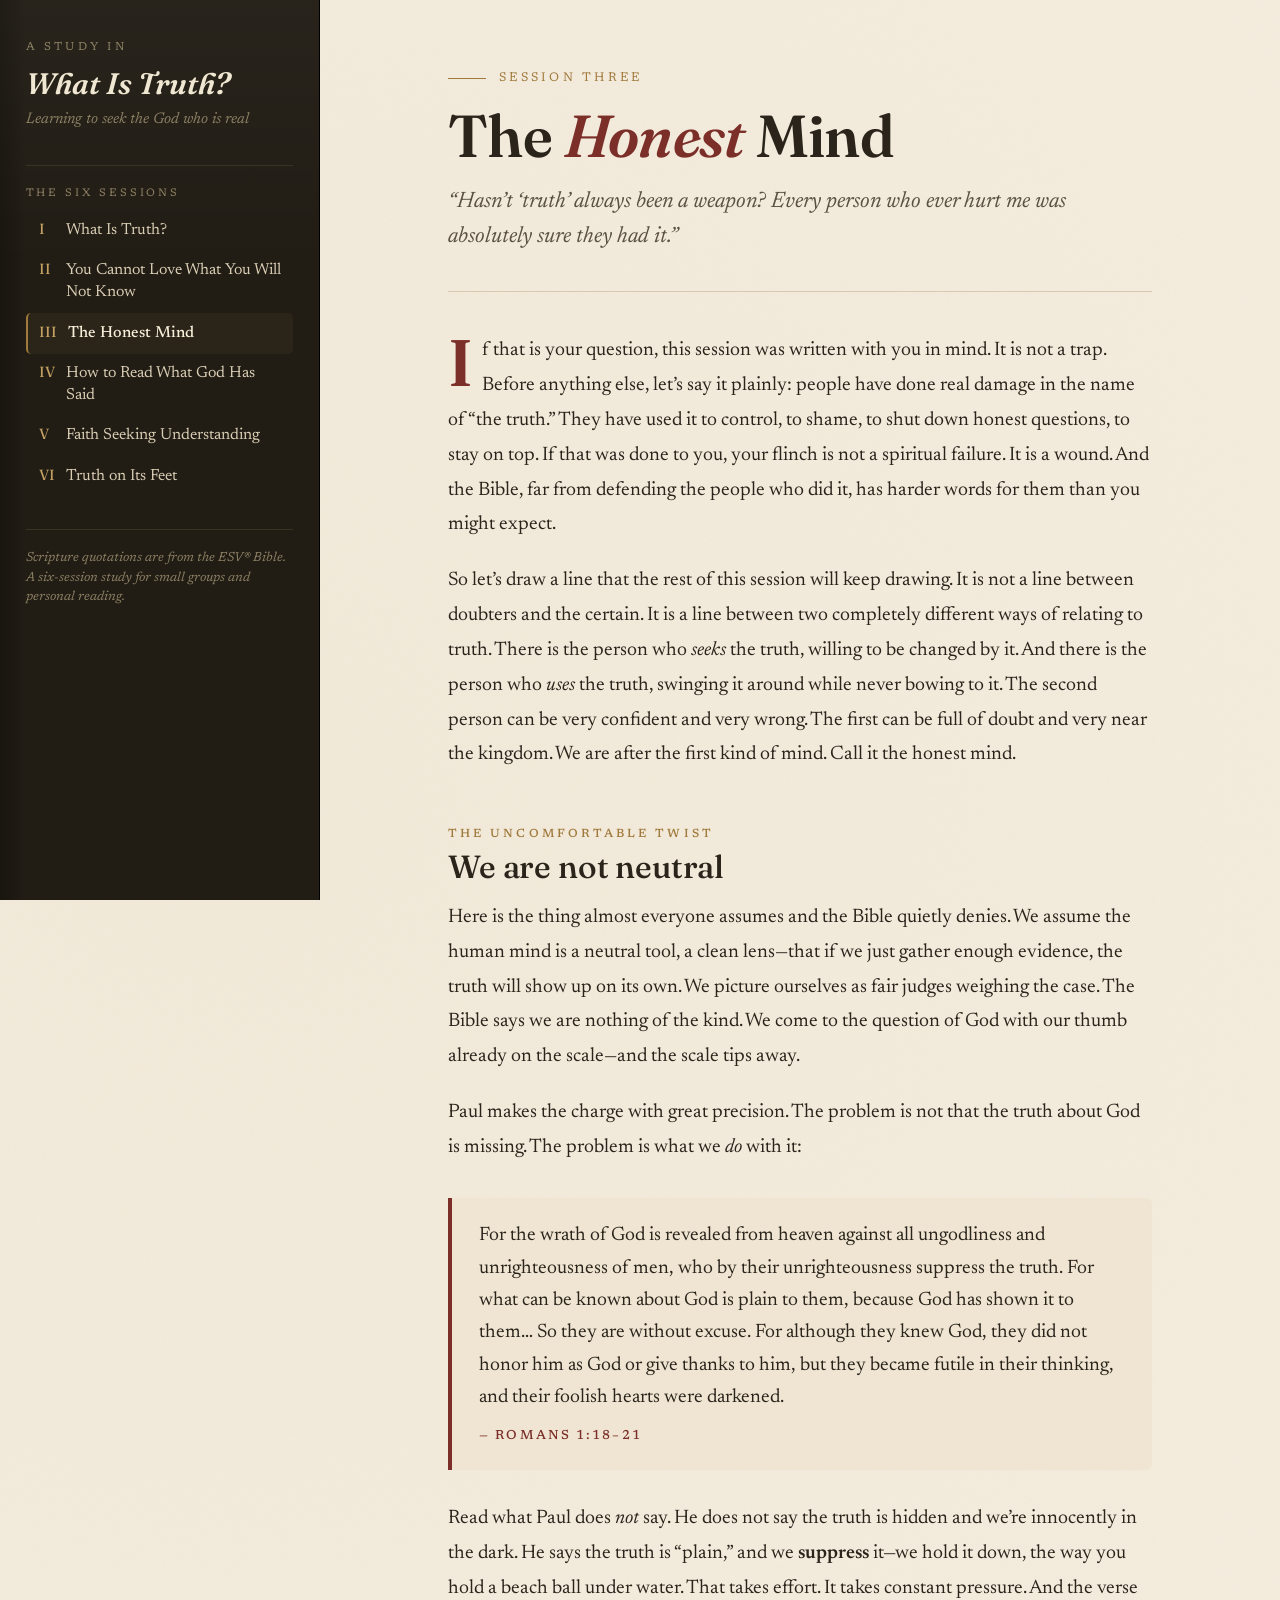
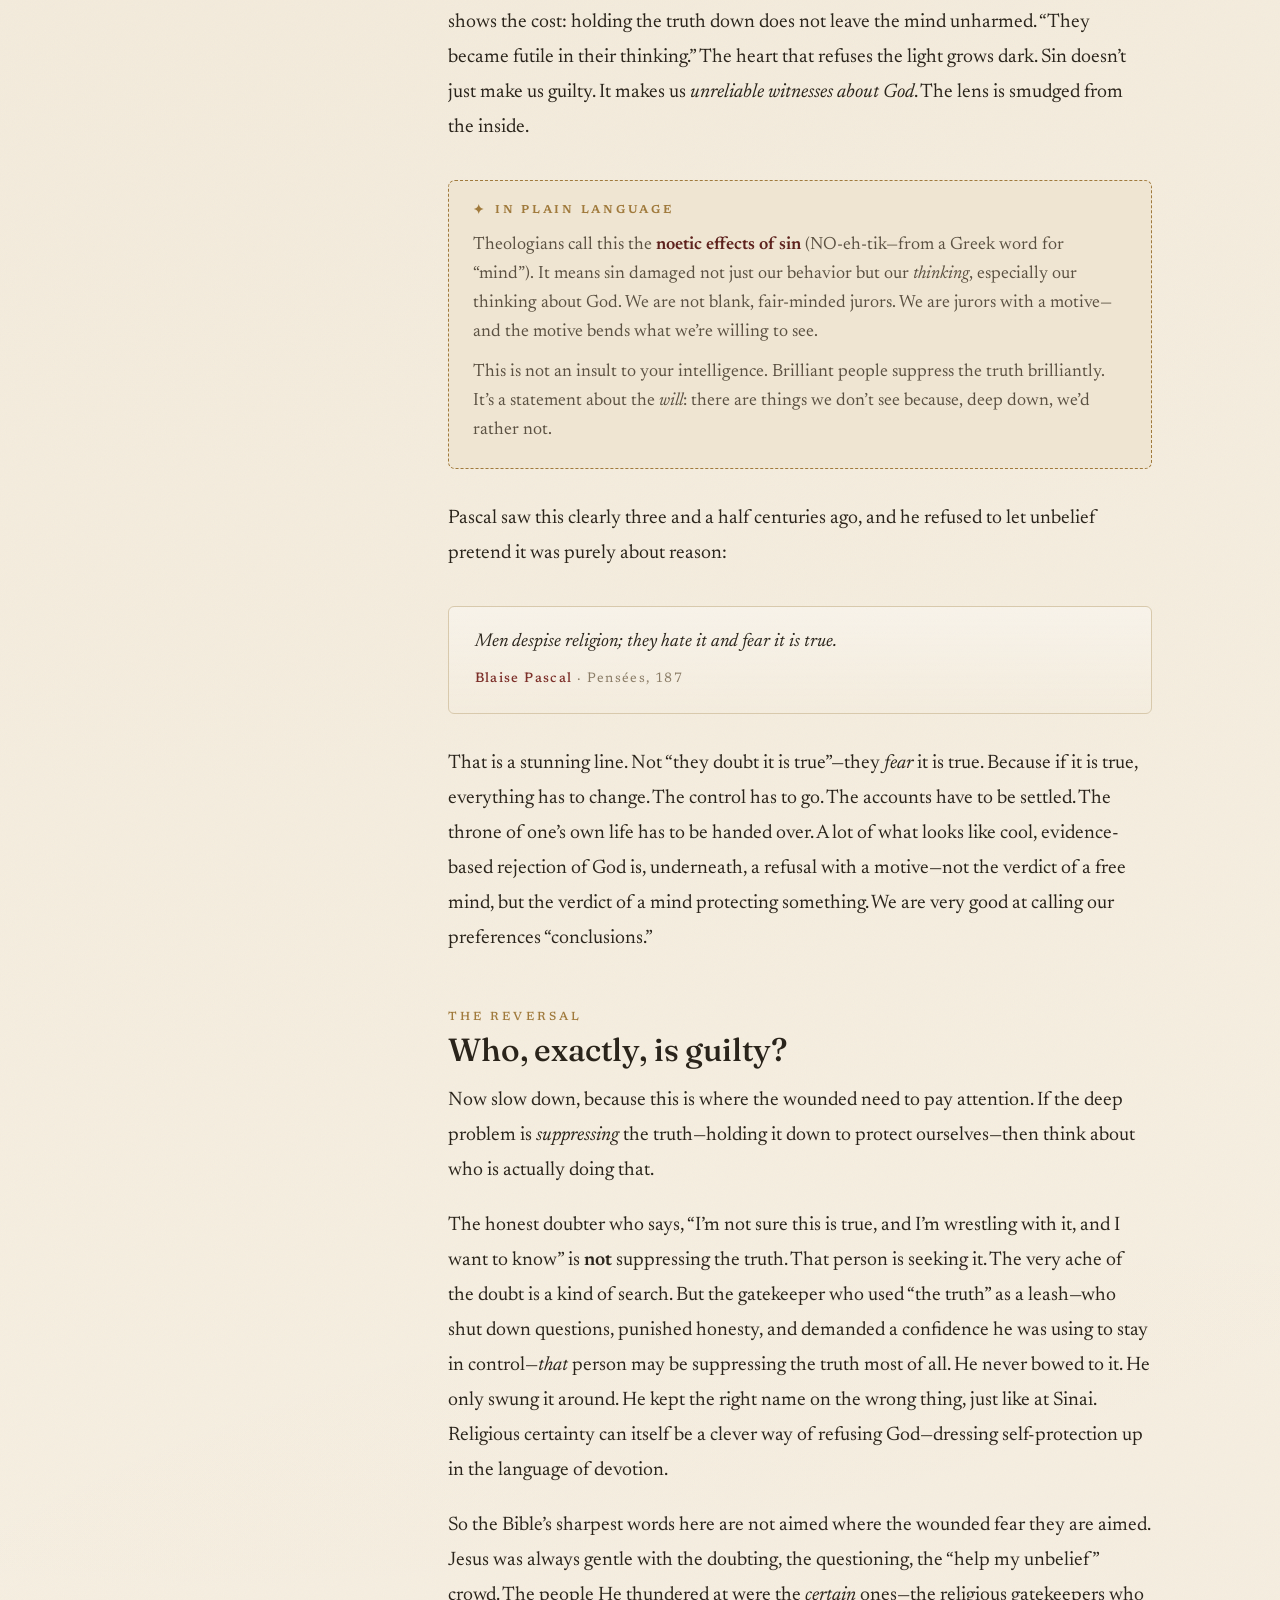
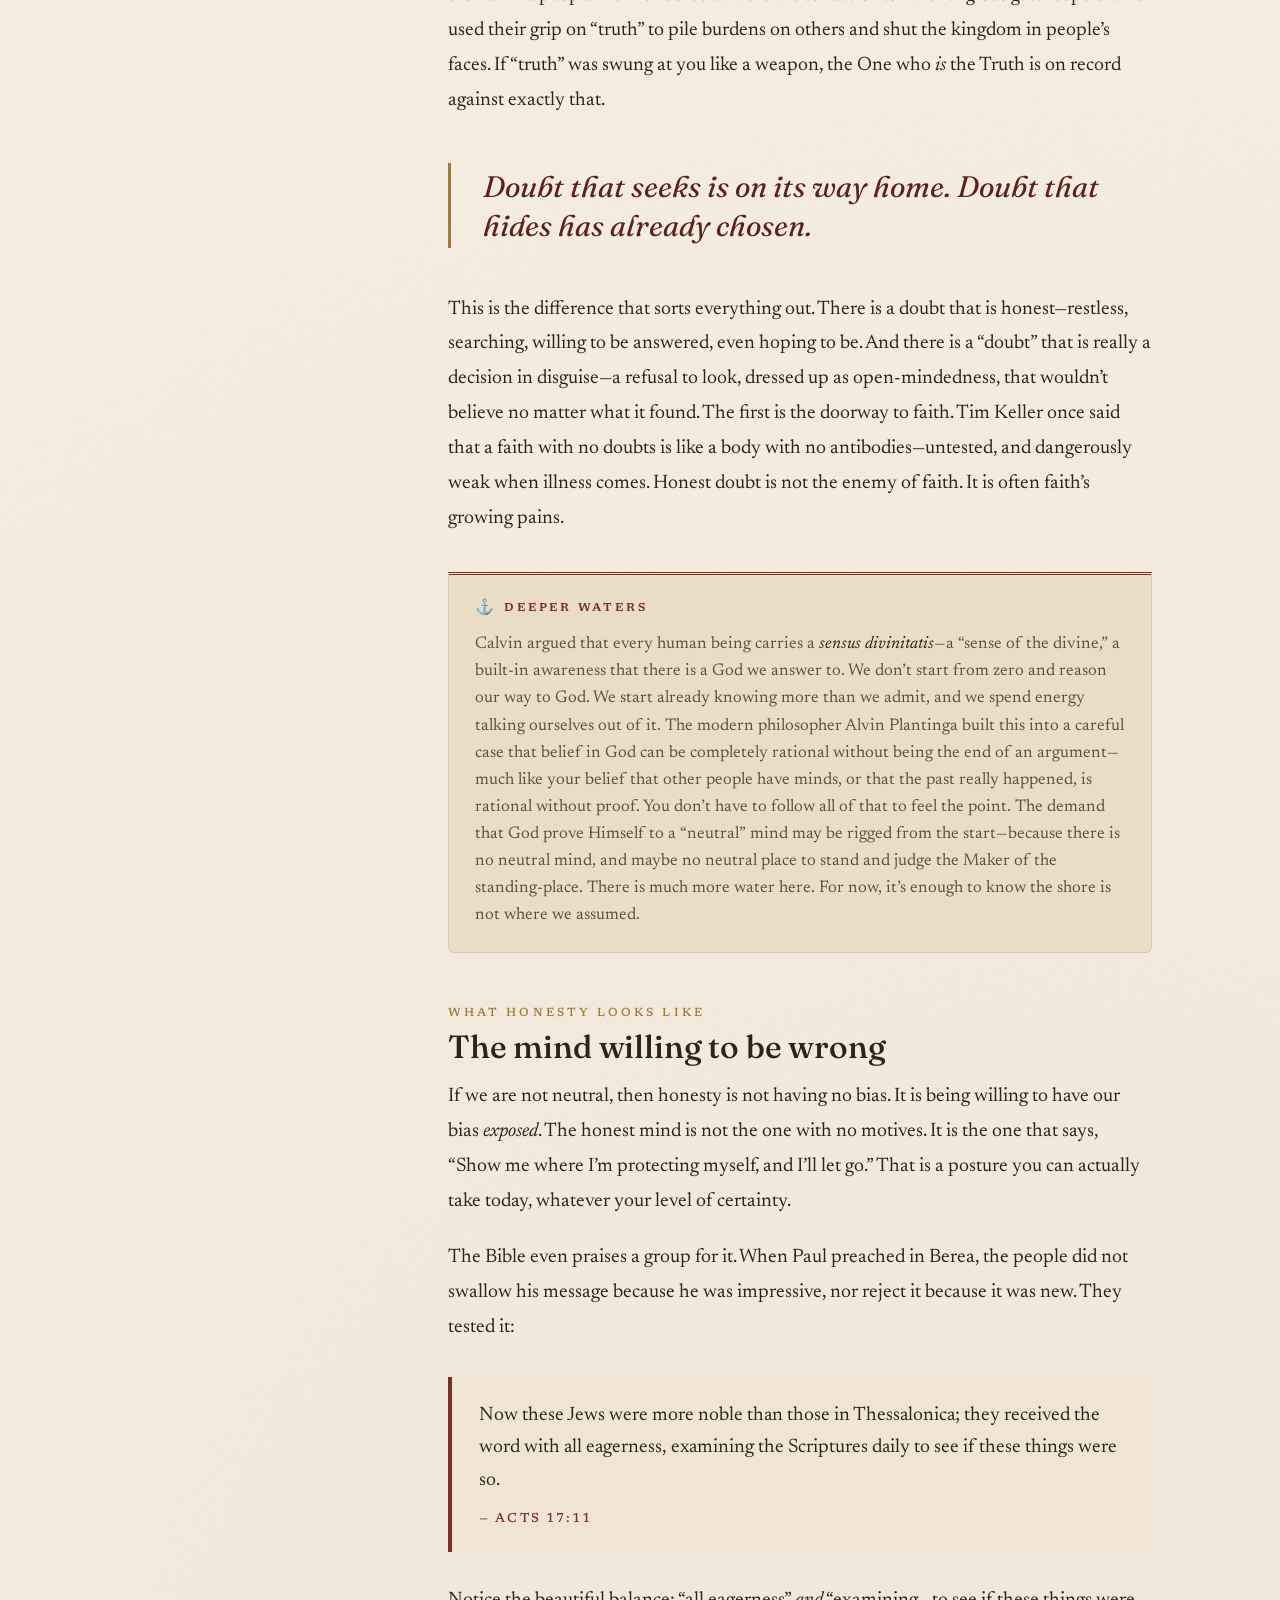
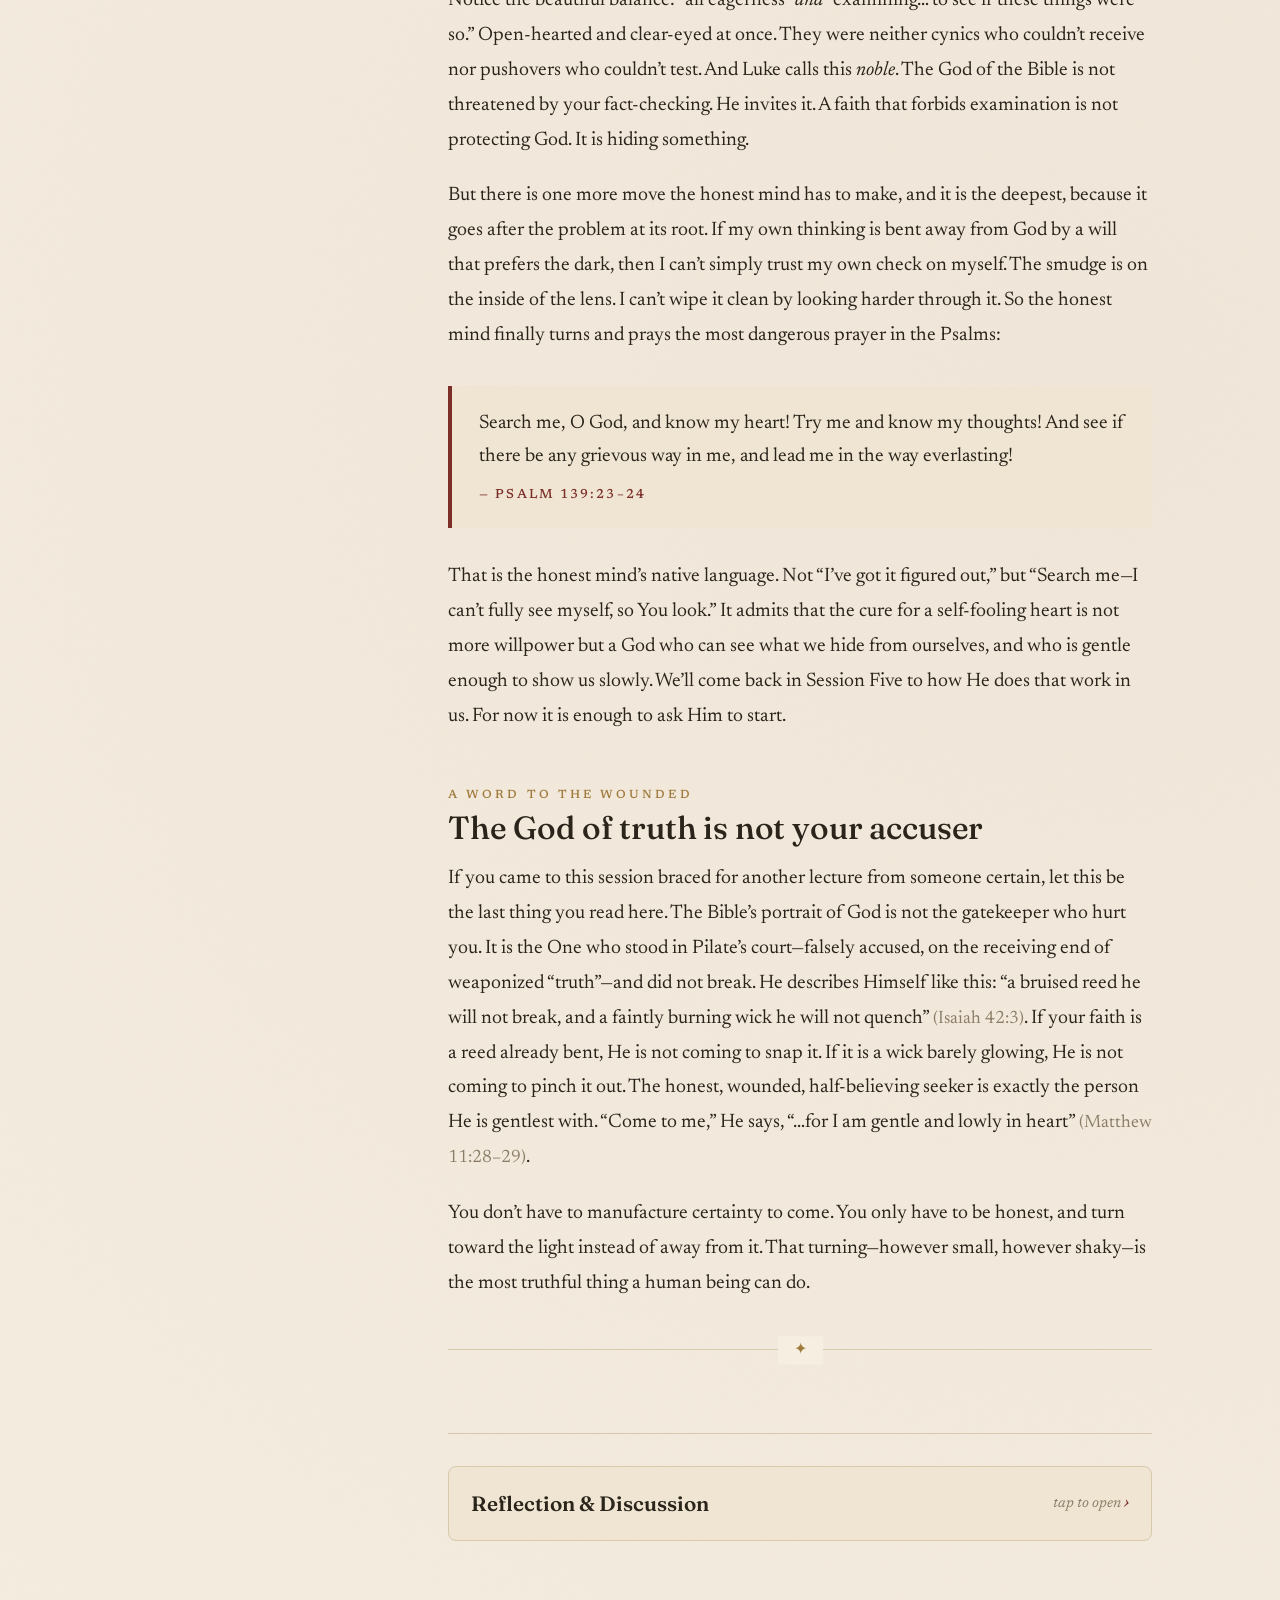
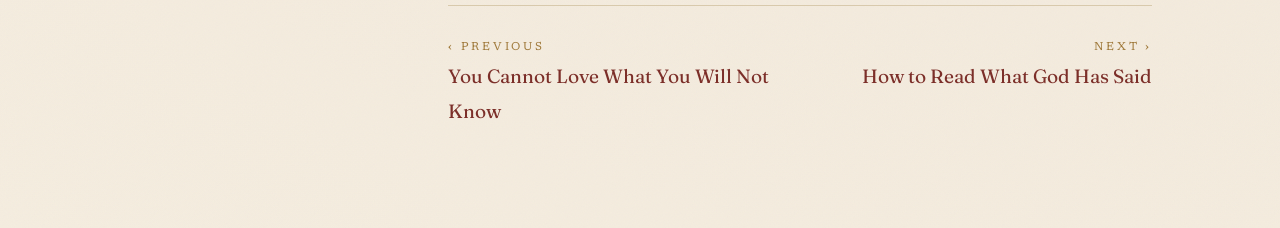
<file: 03-the-honest-mind.html>
<!DOCTYPE html>
<html lang="en">
<head>
<meta charset="UTF-8">
<meta name="viewport" content="width=device-width, initial-scale=1.0">
<title>III. The Honest Mind — What Is Truth?</title>
<link rel="stylesheet" href="styles.css">
</head>
<body>

<aside class="sidebar">
  <a class="brand" href="index.html">
    <p class="eyebrow">A Study In</p>
    <p class="brand-title">What Is&nbsp;Truth?</p>
    <p class="brand-sub">Learning to seek the God who is real</p>
  </a>
  <p class="nav-label">The Six Sessions</p>
  <nav>
    <a href="01-what-is-truth.html"><span class="num">I</span><span class="label">What Is Truth?</span></a>
    <a href="02-love-what-you-know.html"><span class="num">II</span><span class="label">You Cannot Love What You Will Not Know</span></a>
    <a href="03-the-honest-mind.html" aria-current="page"><span class="num">III</span><span class="label">The Honest Mind</span></a>
    <a href="04-how-to-read.html"><span class="num">IV</span><span class="label">How to Read What God Has Said</span></a>
    <a href="05-faith-seeking.html"><span class="num">V</span><span class="label">Faith Seeking Understanding</span></a>
    <a href="06-truth-on-its-feet.html"><span class="num">VI</span><span class="label">Truth on Its Feet</span></a>
  </nav>
  <p class="colophon">Scripture quotations are from the ESV&reg; Bible. A six-session study for small groups and personal reading.</p>
</aside>

<main class="content">
  <div class="wrap">

    <p class="page-eyebrow">Session Three</p>
    <h1>The <span class="accent">Honest</span> Mind</h1>
    <p class="lede">&ldquo;Hasn&rsquo;t &lsquo;truth&rsquo; always been a weapon? Every person who ever hurt me was absolutely sure they had it.&rdquo;</p>

    <p class="drop">If that is your question, this session was written with you in mind. It is not a trap. Before anything else, let&rsquo;s say it plainly: people have done real damage in the name of &ldquo;the truth.&rdquo; They have used it to control, to shame, to shut down honest questions, to stay on top. If that was done to you, your flinch is not a spiritual failure. It is a wound. And the Bible, far from defending the people who did it, has harder words for them than you might expect.</p>

    <p>So let&rsquo;s draw a line that the rest of this session will keep drawing. It is not a line between doubters and the certain. It is a line between two completely different ways of relating to truth. There is the person who <em>seeks</em> the truth, willing to be changed by it. And there is the person who <em>uses</em> the truth, swinging it around while never bowing to it. The second person can be very confident and very wrong. The first can be full of doubt and very near the kingdom. We are after the first kind of mind. Call it the honest mind.</p>

    <h2><span class="h2num">The uncomfortable twist</span>We are not neutral</h2>

    <p>Here is the thing almost everyone assumes and the Bible quietly denies. We assume the human mind is a neutral tool, a clean lens&mdash;that if we just gather enough evidence, the truth will show up on its own. We picture ourselves as fair judges weighing the case. The Bible says we are nothing of the kind. We come to the question of God with our thumb already on the scale&mdash;and the scale tips away.</p>

    <p>Paul makes the charge with great precision. The problem is not that the truth about God is missing. The problem is what we <em>do</em> with it:</p>

    <blockquote class="scripture">
      <p>For the wrath of God is revealed from heaven against all ungodliness and unrighteousness of men, who by their unrighteousness suppress the truth. For what can be known about God is plain to them, because God has shown it to them&hellip; So they are without excuse. For although they knew God, they did not honor him as God or give thanks to him, but they became futile in their thinking, and their foolish hearts were darkened.</p>
      <cite>Romans 1:18&ndash;21</cite>
    </blockquote>

    <p>Read what Paul does <em>not</em> say. He does not say the truth is hidden and we&rsquo;re innocently in the dark. He says the truth is &ldquo;plain,&rdquo; and we <strong>suppress</strong> it&mdash;we hold it down, the way you hold a beach ball under water. That takes effort. It takes constant pressure. And the verse shows the cost: holding the truth down does not leave the mind unharmed. &ldquo;They became futile in their thinking.&rdquo; The heart that refuses the light grows dark. Sin doesn&rsquo;t just make us guilty. It makes us <em>unreliable witnesses about God</em>. The lens is smudged from the inside.</p>

    <div class="plain">
      <p class="tag">In Plain Language</p>
      <p>Theologians call this the <strong>noetic effects of sin</strong> (NO-eh-tik&mdash;from a Greek word for &ldquo;mind&rdquo;). It means sin damaged not just our behavior but our <em>thinking</em>, especially our thinking about God. We are not blank, fair-minded jurors. We are jurors with a motive&mdash;and the motive bends what we&rsquo;re willing to see.</p>
      <p>This is not an insult to your intelligence. Brilliant people suppress the truth brilliantly. It&rsquo;s a statement about the <em>will</em>: there are things we don&rsquo;t see because, deep down, we&rsquo;d rather not.</p>
    </div>

    <p>Pascal saw this clearly three and a half centuries ago, and he refused to let unbelief pretend it was purely about reason:</p>

    <div class="figure-quote">
      <p>Men despise religion; they hate it and fear it is true.</p>
      <span class="who">Blaise Pascal <span class="work">&middot; Pens&eacute;es, 187</span></span>
    </div>

    <p>That is a stunning line. Not &ldquo;they doubt it is true&rdquo;&mdash;they <em>fear</em> it is true. Because if it is true, everything has to change. The control has to go. The accounts have to be settled. The throne of one&rsquo;s own life has to be handed over. A lot of what looks like cool, evidence-based rejection of God is, underneath, a refusal with a motive&mdash;not the verdict of a free mind, but the verdict of a mind protecting something. We are very good at calling our preferences &ldquo;conclusions.&rdquo;</p>

    <h2><span class="h2num">The reversal</span>Who, exactly, is guilty?</h2>

    <p>Now slow down, because this is where the wounded need to pay attention. If the deep problem is <em>suppressing</em> the truth&mdash;holding it down to protect ourselves&mdash;then think about who is actually doing that.</p>

    <p>The honest doubter who says, &ldquo;I&rsquo;m not sure this is true, and I&rsquo;m wrestling with it, and I want to know&rdquo; is <strong>not</strong> suppressing the truth. That person is seeking it. The very ache of the doubt is a kind of search. But the gatekeeper who used &ldquo;the truth&rdquo; as a leash&mdash;who shut down questions, punished honesty, and demanded a confidence he was using to stay in control&mdash;<em>that</em> person may be suppressing the truth most of all. He never bowed to it. He only swung it around. He kept the right name on the wrong thing, just like at Sinai. Religious certainty can itself be a clever way of refusing God&mdash;dressing self-protection up in the language of devotion.</p>

    <p>So the Bible&rsquo;s sharpest words here are not aimed where the wounded fear they are aimed. Jesus was always gentle with the doubting, the questioning, the &ldquo;help my unbelief&rdquo; crowd. The people He thundered at were the <em>certain</em> ones&mdash;the religious gatekeepers who used their grip on &ldquo;truth&rdquo; to pile burdens on others and shut the kingdom in people&rsquo;s faces. If &ldquo;truth&rdquo; was swung at you like a weapon, the One who <em>is</em> the Truth is on record against exactly that.</p>

    <div class="anchor-quote">
      <p>Doubt that seeks is on its way home. Doubt that hides has already chosen.</p>
    </div>

    <p>This is the difference that sorts everything out. There is a doubt that is honest&mdash;restless, searching, willing to be answered, even hoping to be. And there is a &ldquo;doubt&rdquo; that is really a decision in disguise&mdash;a refusal to look, dressed up as open-mindedness, that wouldn&rsquo;t believe no matter what it found. The first is the doorway to faith. Tim Keller once said that a faith with no doubts is like a body with no antibodies&mdash;untested, and dangerously weak when illness comes. Honest doubt is not the enemy of faith. It is often faith&rsquo;s growing pains.</p>

    <div class="deeper">
      <p class="tag">Deeper Waters</p>
      <p>Calvin argued that every human being carries a <em>sensus divinitatis</em>&mdash;a &ldquo;sense of the divine,&rdquo; a built-in awareness that there is a God we answer to. We don&rsquo;t start from zero and reason our way to God. We start already knowing more than we admit, and we spend energy talking ourselves out of it. The modern philosopher Alvin Plantinga built this into a careful case that belief in God can be completely rational without being the end of an argument&mdash;much like your belief that other people have minds, or that the past really happened, is rational without proof. You don&rsquo;t have to follow all of that to feel the point. The demand that God prove Himself to a &ldquo;neutral&rdquo; mind may be rigged from the start&mdash;because there is no neutral mind, and maybe no neutral place to stand and judge the Maker of the standing-place. There is much more water here. For now, it&rsquo;s enough to know the shore is not where we assumed.</p>
    </div>

    <h2><span class="h2num">What honesty looks like</span>The mind willing to be wrong</h2>

    <p>If we are not neutral, then honesty is not having no bias. It is being willing to have our bias <em>exposed</em>. The honest mind is not the one with no motives. It is the one that says, &ldquo;Show me where I&rsquo;m protecting myself, and I&rsquo;ll let go.&rdquo; That is a posture you can actually take today, whatever your level of certainty.</p>

    <p>The Bible even praises a group for it. When Paul preached in Berea, the people did not swallow his message because he was impressive, nor reject it because it was new. They tested it:</p>

    <blockquote class="scripture">
      <p>Now these Jews were more noble than those in Thessalonica; they received the word with all eagerness, examining the Scriptures daily to see if these things were so.</p>
      <cite>Acts 17:11</cite>
    </blockquote>

    <p>Notice the beautiful balance: &ldquo;all eagerness&rdquo; <em>and</em> &ldquo;examining&hellip; to see if these things were so.&rdquo; Open-hearted and clear-eyed at once. They were neither cynics who couldn&rsquo;t receive nor pushovers who couldn&rsquo;t test. And Luke calls this <em>noble</em>. The God of the Bible is not threatened by your fact-checking. He invites it. A faith that forbids examination is not protecting God. It is hiding something.</p>

    <p>But there is one more move the honest mind has to make, and it is the deepest, because it goes after the problem at its root. If my own thinking is bent away from God by a will that prefers the dark, then I can&rsquo;t simply trust my own check on myself. The smudge is on the inside of the lens. I can&rsquo;t wipe it clean by looking harder through it. So the honest mind finally turns and prays the most dangerous prayer in the Psalms:</p>

    <blockquote class="scripture">
      <p>Search me, O God, and know my heart! Try me and know my thoughts! And see if there be any grievous way in me, and lead me in the way everlasting!</p>
      <cite>Psalm 139:23&ndash;24</cite>
    </blockquote>

    <p>That is the honest mind&rsquo;s native language. Not &ldquo;I&rsquo;ve got it figured out,&rdquo; but &ldquo;Search me&mdash;I can&rsquo;t fully see myself, so You look.&rdquo; It admits that the cure for a self-fooling heart is not more willpower but a God who can see what we hide from ourselves, and who is gentle enough to show us slowly. We&rsquo;ll come back in Session Five to how He does that work in us. For now it is enough to ask Him to start.</p>

    <h2><span class="h2num">A word to the wounded</span>The God of truth is not your accuser</h2>

    <p>If you came to this session braced for another lecture from someone certain, let this be the last thing you read here. The Bible&rsquo;s portrait of God is not the gatekeeper who hurt you. It is the One who stood in Pilate&rsquo;s court&mdash;falsely accused, on the receiving end of weaponized &ldquo;truth&rdquo;&mdash;and did not break. He describes Himself like this: &ldquo;a bruised reed he will not break, and a faintly burning wick he will not quench&rdquo; <span class="ref">(Isaiah 42:3)</span>. If your faith is a reed already bent, He is not coming to snap it. If it is a wick barely glowing, He is not coming to pinch it out. The honest, wounded, half-believing seeker is exactly the person He is gentlest with. &ldquo;Come to me,&rdquo; He says, &ldquo;&hellip;for I am gentle and lowly in heart&rdquo; <span class="ref">(Matthew 11:28&ndash;29)</span>.</p>

    <p>You don&rsquo;t have to manufacture certainty to come. You only have to be honest, and turn toward the light instead of away from it. That turning&mdash;however small, however shaky&mdash;is the most truthful thing a human being can do.</p>

    <hr class="rule-orn">

    <section class="reflect">
      <details class="qbox">
        <summary><span>Reflection &amp; Discussion</span><span class="hint">tap to open&nbsp;<span class="chev">&rsaquo;</span></span></summary>
        <div class="qbody">
          <p class="qintro">For personal reflection or small-group conversation. This session touches old wounds for some. Let the room be safe; let no one be rushed.</p>
          <ol>
            <li>We told apart <em>seeking</em> the truth from <em>using</em> it. Have you met both kinds of people in church settings? What did each one feel like to be around?</li>
            <li>The &ldquo;noetic effects of sin&rdquo; means our thinking about God is bent by what we&rsquo;d rather be true. Can you name a place where your <em>preferences</em> might be quietly shaping your <em>conclusions</em>&mdash;in either direction, toward belief or away from it?</li>
            <li>Pascal says people often <em>fear</em> Christianity is true, not just doubt it. Is that ever true of you, or of someone you love? What would be costly if it turned out to be true?</li>
            <li>We said honest doubt can be the doorway to faith, while confident certainty can be a way of hiding. Does that change how you see your own doubts&mdash;or someone whose certainty once wounded you?</li>
            <li>Psalm 139:23&ndash;24 asks God to search us because we can&rsquo;t fully see ourselves. What makes that a scary prayer? What makes it a safe one, given who God has shown Himself to be?</li>
          </ol>
          <p class="scripture-cue">Sit with: Romans 1:18&ndash;25 &middot; Acts 17:10&ndash;12 &middot; Psalm 139:23&ndash;24 &middot; Isaiah 42:1&ndash;3 &middot; Matthew 11:28&ndash;30 &middot; Mark 9:24.</p>
        </div>
      </details>
    </section>

    <nav class="page-nav">
      <a class="prev" href="02-love-what-you-know.html"><span class="dir">&lsaquo; Previous</span><span class="t">You Cannot Love What You Will Not Know</span></a>
      <a class="next" href="04-how-to-read.html"><span class="dir">Next &rsaquo;</span><span class="t">How to Read What God Has Said</span></a>
    </nav>

  </div>
</main>

</body>
</html>
</file>
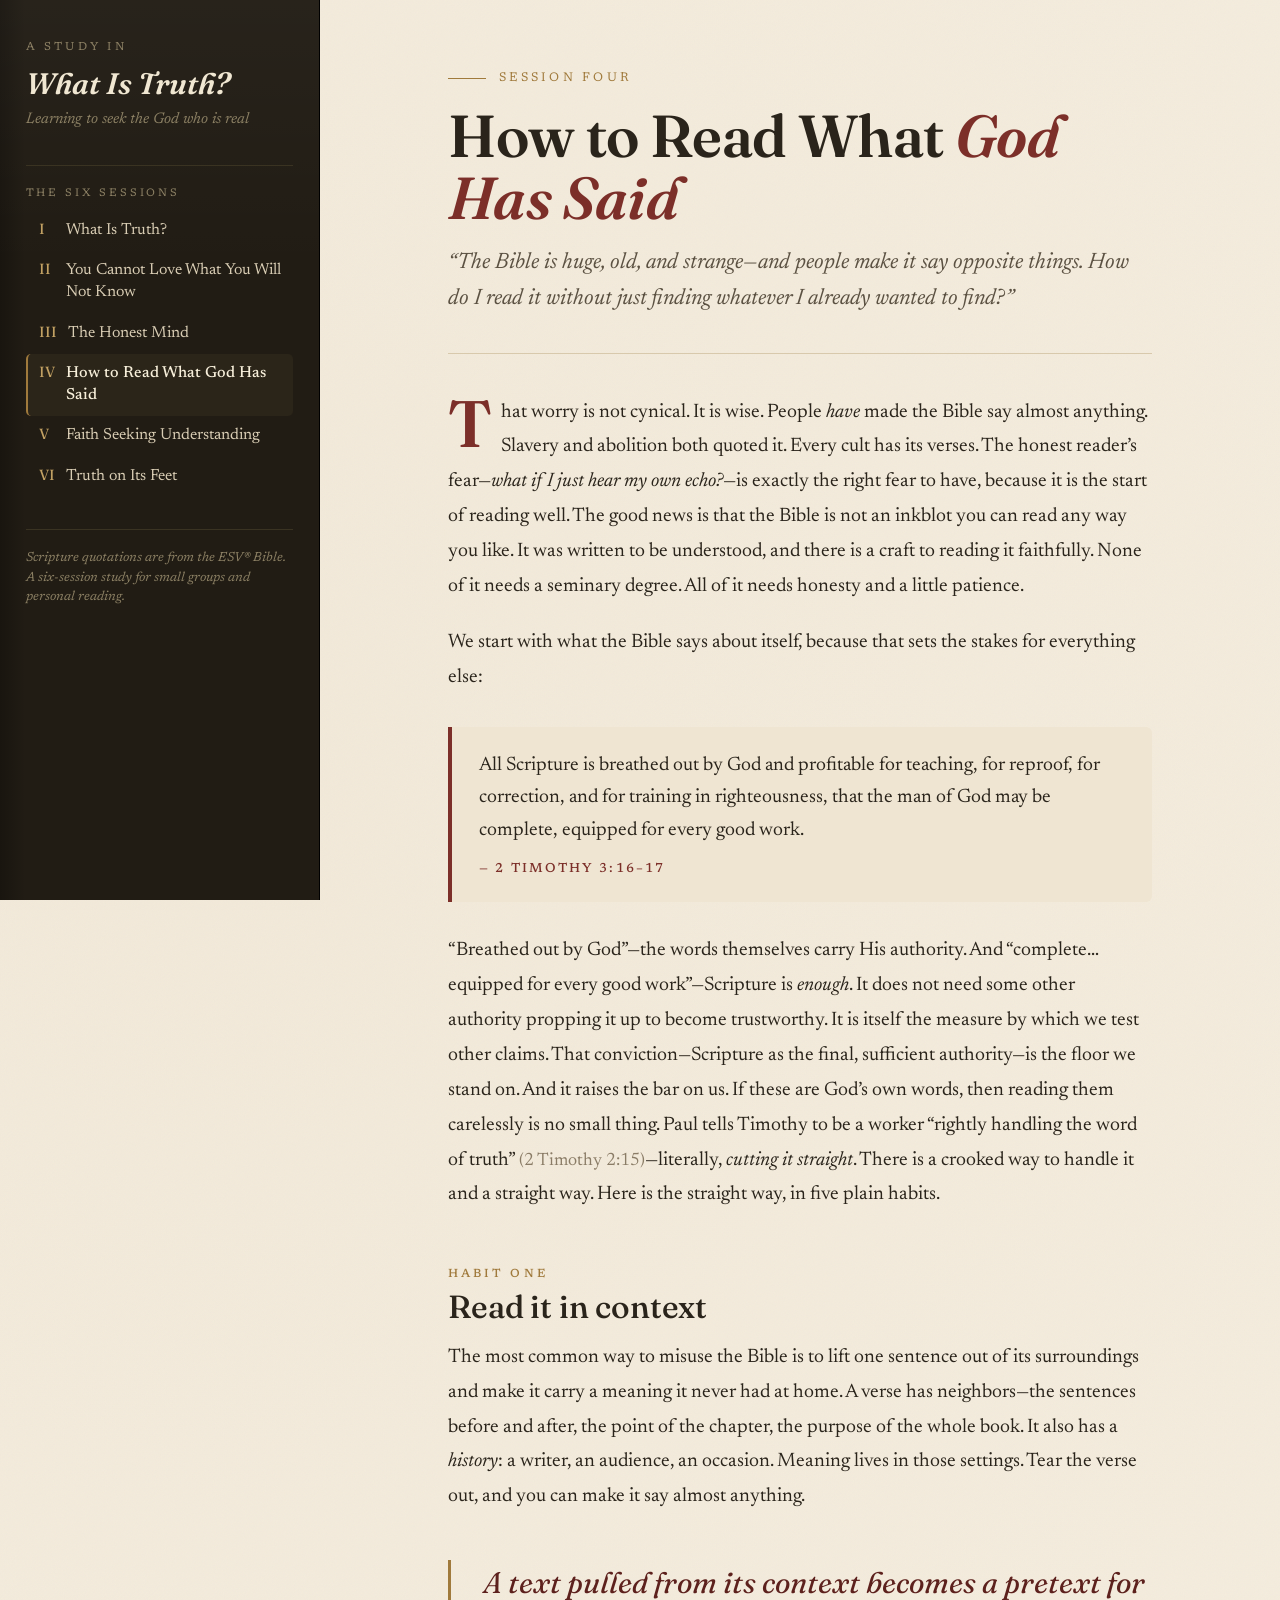
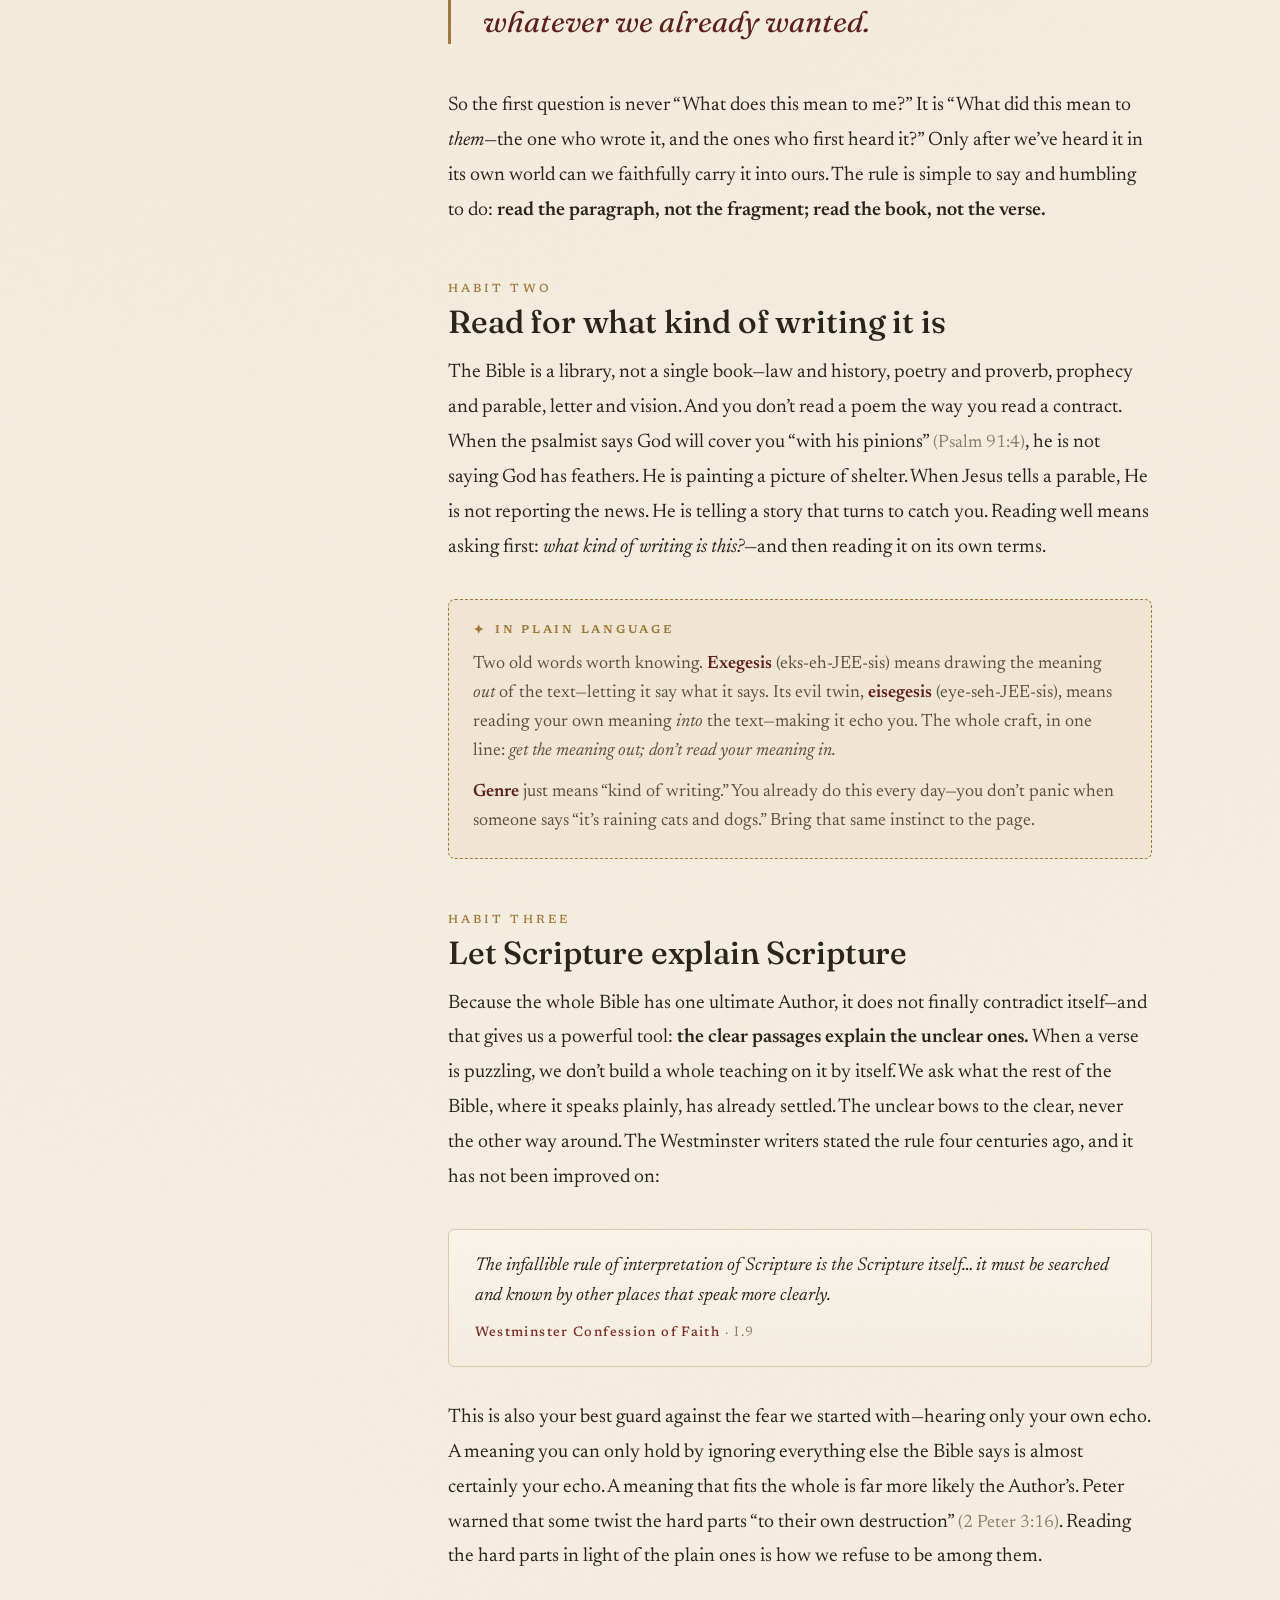
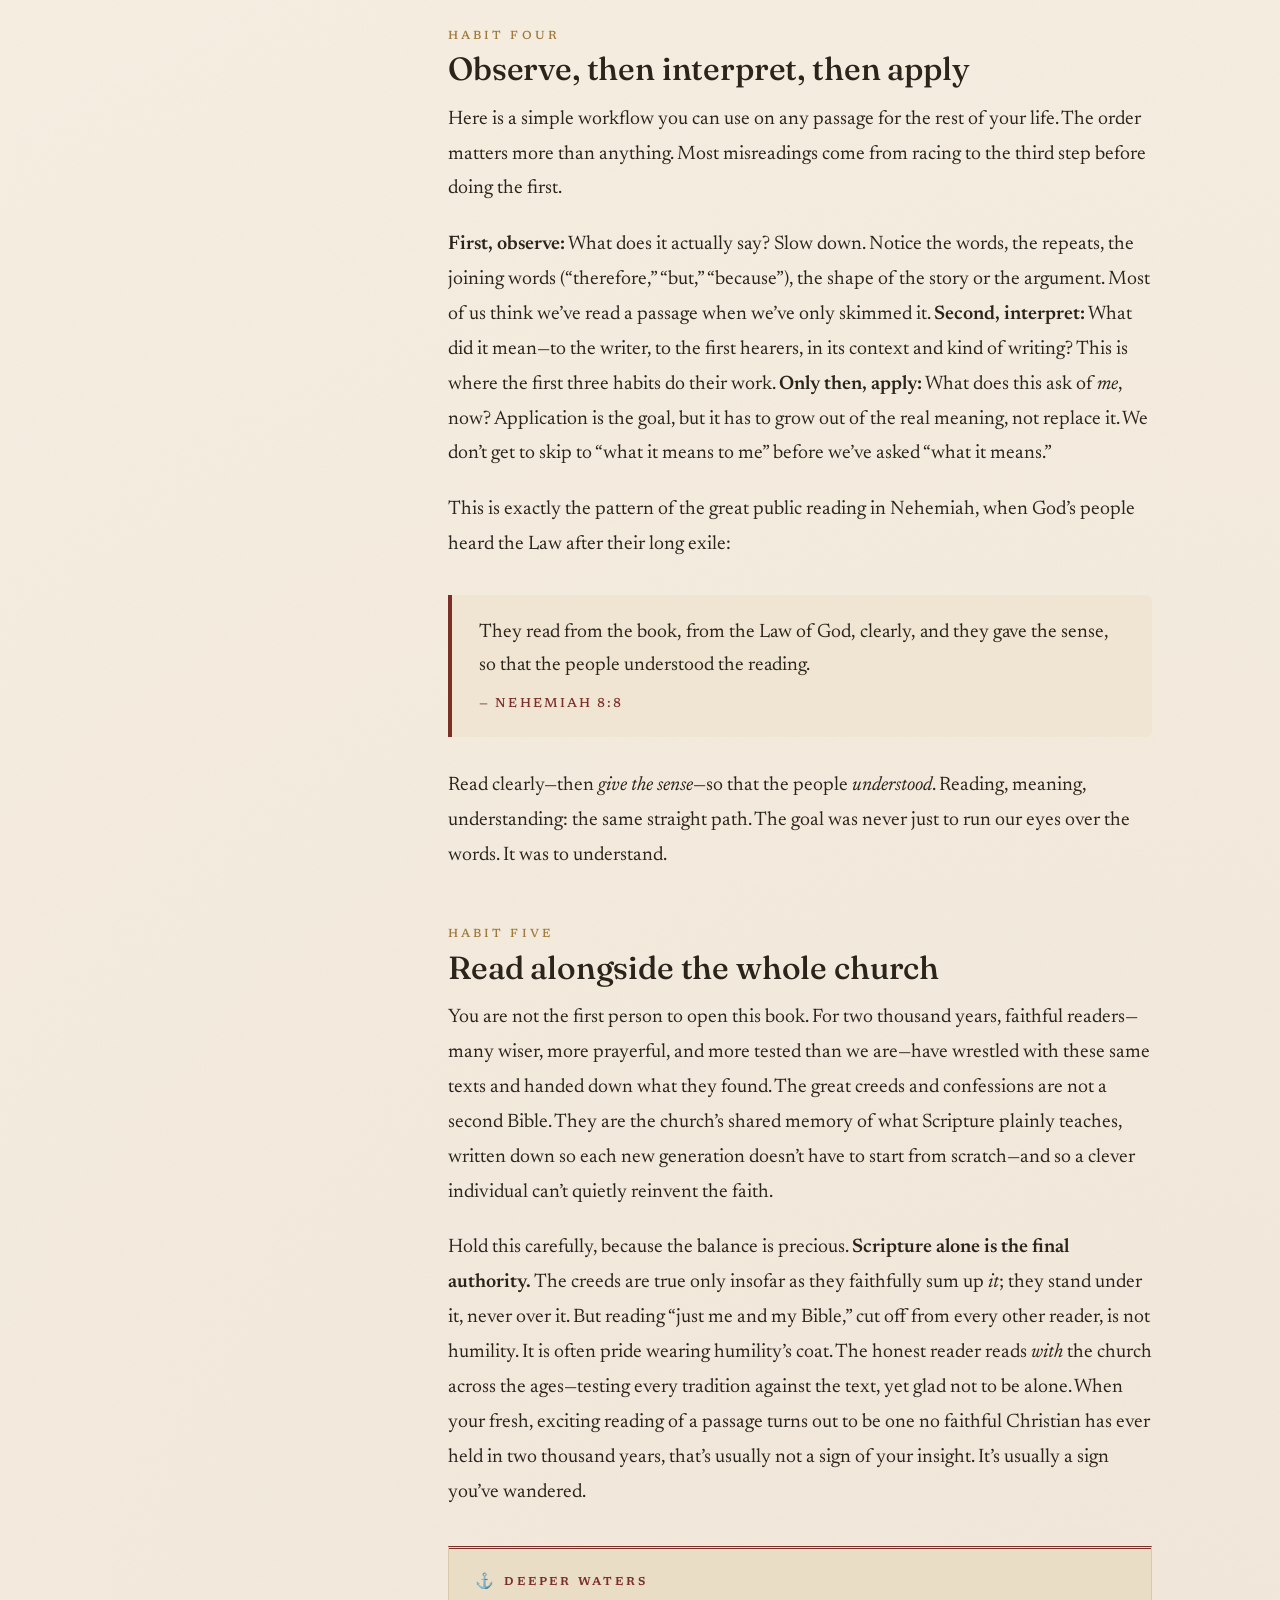
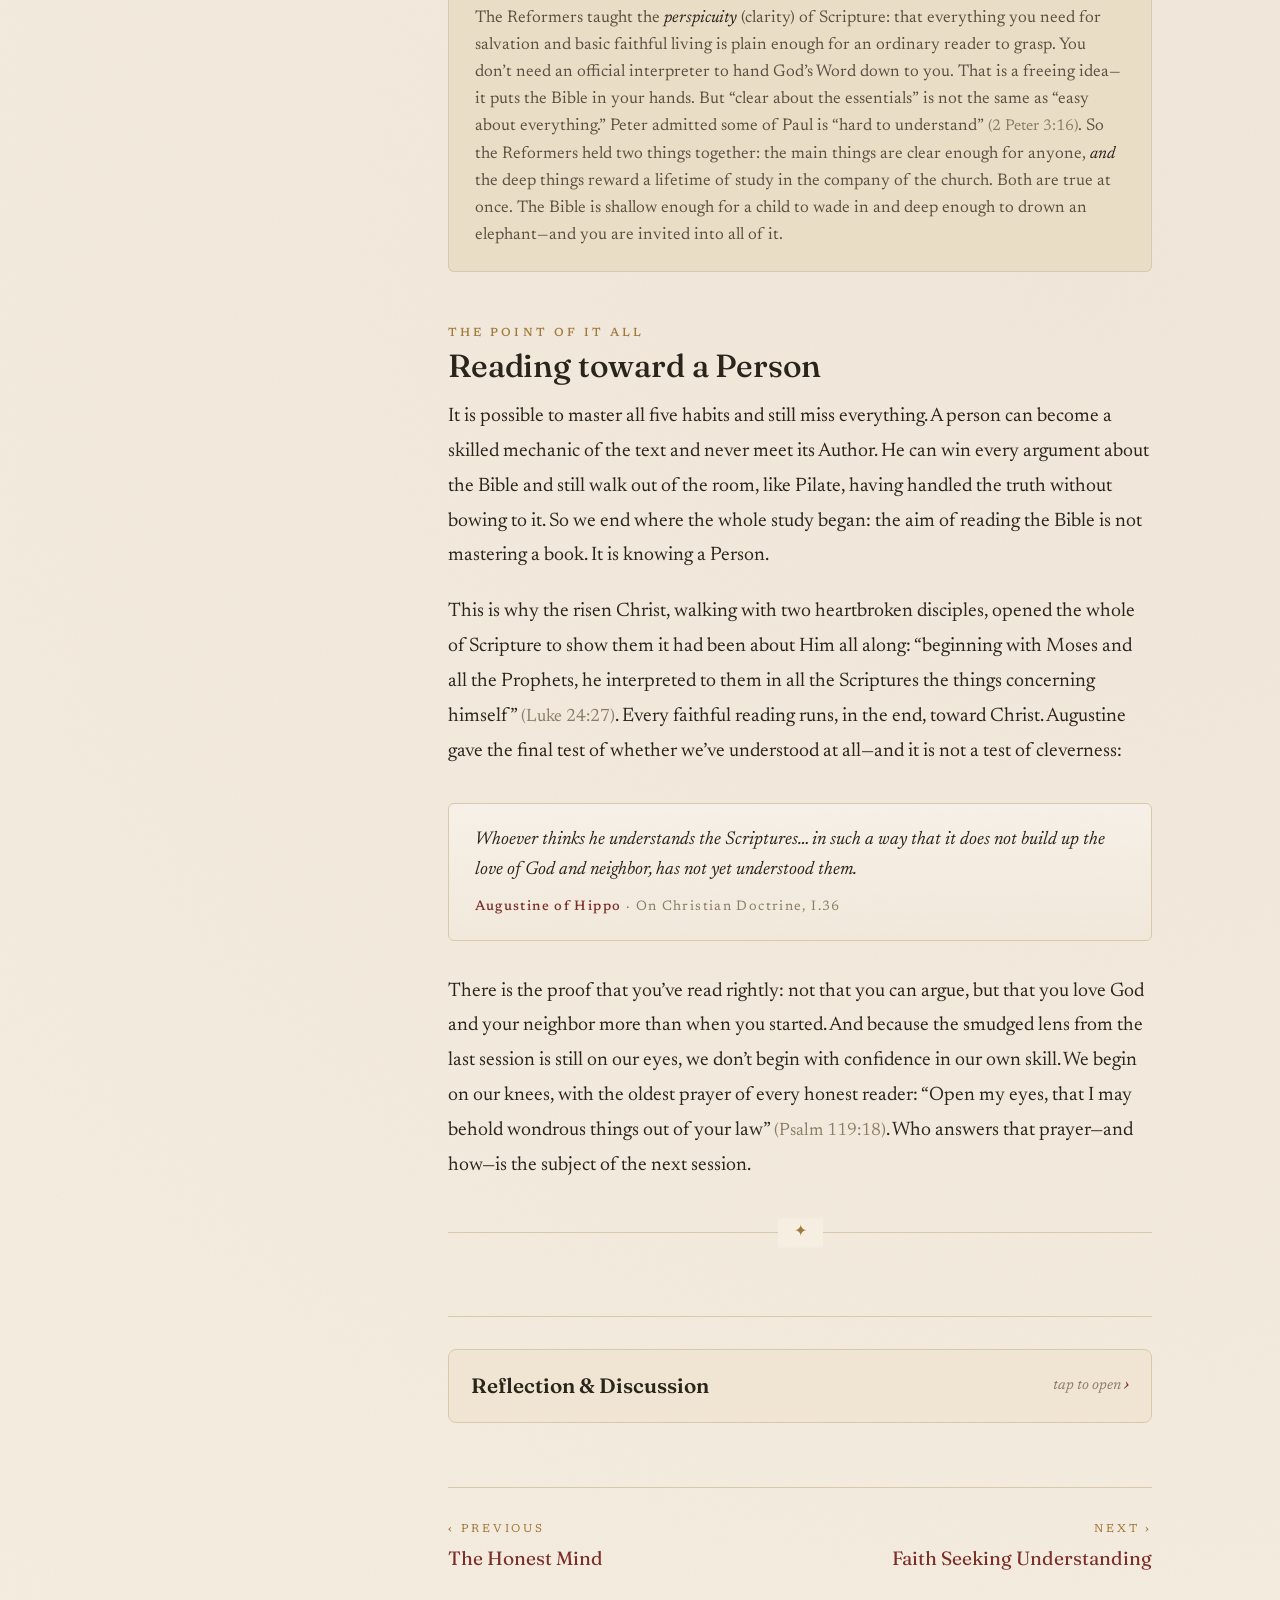
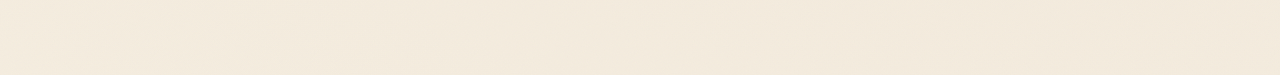
<file: 04-how-to-read.html>
<!DOCTYPE html>
<html lang="en">
<head>
<meta charset="UTF-8">
<meta name="viewport" content="width=device-width, initial-scale=1.0">
<title>IV. How to Read What God Has Said — What Is Truth?</title>
<link rel="stylesheet" href="styles.css">
</head>
<body>

<aside class="sidebar">
  <a class="brand" href="index.html">
    <p class="eyebrow">A Study In</p>
    <p class="brand-title">What Is&nbsp;Truth?</p>
    <p class="brand-sub">Learning to seek the God who is real</p>
  </a>
  <p class="nav-label">The Six Sessions</p>
  <nav>
    <a href="01-what-is-truth.html"><span class="num">I</span><span class="label">What Is Truth?</span></a>
    <a href="02-love-what-you-know.html"><span class="num">II</span><span class="label">You Cannot Love What You Will Not Know</span></a>
    <a href="03-the-honest-mind.html"><span class="num">III</span><span class="label">The Honest Mind</span></a>
    <a href="04-how-to-read.html" aria-current="page"><span class="num">IV</span><span class="label">How to Read What God Has Said</span></a>
    <a href="05-faith-seeking.html"><span class="num">V</span><span class="label">Faith Seeking Understanding</span></a>
    <a href="06-truth-on-its-feet.html"><span class="num">VI</span><span class="label">Truth on Its Feet</span></a>
  </nav>
  <p class="colophon">Scripture quotations are from the ESV&reg; Bible. A six-session study for small groups and personal reading.</p>
</aside>

<main class="content">
  <div class="wrap">

    <p class="page-eyebrow">Session Four</p>
    <h1>How to Read What <span class="accent">God Has Said</span></h1>
    <p class="lede">&ldquo;The Bible is huge, old, and strange&mdash;and people make it say opposite things. How do I read it without just finding whatever I already wanted to find?&rdquo;</p>

    <p class="drop">That worry is not cynical. It is wise. People <em>have</em> made the Bible say almost anything. Slavery and abolition both quoted it. Every cult has its verses. The honest reader&rsquo;s fear&mdash;<em>what if I just hear my own echo?</em>&mdash;is exactly the right fear to have, because it is the start of reading well. The good news is that the Bible is not an inkblot you can read any way you like. It was written to be understood, and there is a craft to reading it faithfully. None of it needs a seminary degree. All of it needs honesty and a little patience.</p>

    <p>We start with what the Bible says about itself, because that sets the stakes for everything else:</p>

    <blockquote class="scripture">
      <p>All Scripture is breathed out by God and profitable for teaching, for reproof, for correction, and for training in righteousness, that the man of God may be complete, equipped for every good work.</p>
      <cite>2 Timothy 3:16&ndash;17</cite>
    </blockquote>

    <p>&ldquo;Breathed out by God&rdquo;&mdash;the words themselves carry His authority. And &ldquo;complete&hellip; equipped for every good work&rdquo;&mdash;Scripture is <em>enough</em>. It does not need some other authority propping it up to become trustworthy. It is itself the measure by which we test other claims. That conviction&mdash;Scripture as the final, sufficient authority&mdash;is the floor we stand on. And it raises the bar on us. If these are God&rsquo;s own words, then reading them carelessly is no small thing. Paul tells Timothy to be a worker &ldquo;rightly handling the word of truth&rdquo; <span class="ref">(2 Timothy 2:15)</span>&mdash;literally, <em>cutting it straight</em>. There is a crooked way to handle it and a straight way. Here is the straight way, in five plain habits.</p>

    <h2><span class="h2num">Habit one</span>Read it in context</h2>

    <p>The most common way to misuse the Bible is to lift one sentence out of its surroundings and make it carry a meaning it never had at home. A verse has neighbors&mdash;the sentences before and after, the point of the chapter, the purpose of the whole book. It also has a <em>history</em>: a writer, an audience, an occasion. Meaning lives in those settings. Tear the verse out, and you can make it say almost anything.</p>

    <div class="anchor-quote">
      <p>A text pulled from its context becomes a pretext for whatever we already wanted.</p>
    </div>

    <p>So the first question is never &ldquo;What does this mean to me?&rdquo; It is &ldquo;What did this mean to <em>them</em>&mdash;the one who wrote it, and the ones who first heard it?&rdquo; Only after we&rsquo;ve heard it in its own world can we faithfully carry it into ours. The rule is simple to say and humbling to do: <strong>read the paragraph, not the fragment; read the book, not the verse.</strong></p>

    <h2><span class="h2num">Habit two</span>Read for what kind of writing it is</h2>

    <p>The Bible is a library, not a single book&mdash;law and history, poetry and proverb, prophecy and parable, letter and vision. And you don&rsquo;t read a poem the way you read a contract. When the psalmist says God will cover you &ldquo;with his pinions&rdquo; <span class="ref">(Psalm 91:4)</span>, he is not saying God has feathers. He is painting a picture of shelter. When Jesus tells a parable, He is not reporting the news. He is telling a story that turns to catch you. Reading well means asking first: <em>what kind of writing is this?</em>&mdash;and then reading it on its own terms.</p>

    <div class="plain">
      <p class="tag">In Plain Language</p>
      <p>Two old words worth knowing. <strong>Exegesis</strong> (eks-eh-JEE-sis) means drawing the meaning <em>out</em> of the text&mdash;letting it say what it says. Its evil twin, <strong>eisegesis</strong> (eye-seh-JEE-sis), means reading your own meaning <em>into</em> the text&mdash;making it echo you. The whole craft, in one line: <em>get the meaning out; don&rsquo;t read your meaning in.</em></p>
      <p><strong>Genre</strong> just means &ldquo;kind of writing.&rdquo; You already do this every day&mdash;you don&rsquo;t panic when someone says &ldquo;it&rsquo;s raining cats and dogs.&rdquo; Bring that same instinct to the page.</p>
    </div>

    <h2><span class="h2num">Habit three</span>Let Scripture explain Scripture</h2>

    <p>Because the whole Bible has one ultimate Author, it does not finally contradict itself&mdash;and that gives us a powerful tool: <strong>the clear passages explain the unclear ones.</strong> When a verse is puzzling, we don&rsquo;t build a whole teaching on it by itself. We ask what the rest of the Bible, where it speaks plainly, has already settled. The unclear bows to the clear, never the other way around. The Westminster writers stated the rule four centuries ago, and it has not been improved on:</p>

    <div class="figure-quote">
      <p>The infallible rule of interpretation of Scripture is the Scripture itself&hellip; it must be searched and known by other places that speak more clearly.</p>
      <span class="who">Westminster Confession of Faith <span class="work">&middot; I.9</span></span>
    </div>

    <p>This is also your best guard against the fear we started with&mdash;hearing only your own echo. A meaning you can only hold by ignoring everything else the Bible says is almost certainly your echo. A meaning that fits the whole is far more likely the Author&rsquo;s. Peter warned that some twist the hard parts &ldquo;to their own destruction&rdquo; <span class="ref">(2 Peter 3:16)</span>. Reading the hard parts in light of the plain ones is how we refuse to be among them.</p>

    <h2><span class="h2num">Habit four</span>Observe, then interpret, then apply</h2>

    <p>Here is a simple workflow you can use on any passage for the rest of your life. The order matters more than anything. Most misreadings come from racing to the third step before doing the first.</p>

    <p><strong>First, observe:</strong> What does it actually say? Slow down. Notice the words, the repeats, the joining words (&ldquo;therefore,&rdquo; &ldquo;but,&rdquo; &ldquo;because&rdquo;), the shape of the story or the argument. Most of us think we&rsquo;ve read a passage when we&rsquo;ve only skimmed it. <strong>Second, interpret:</strong> What did it mean&mdash;to the writer, to the first hearers, in its context and kind of writing? This is where the first three habits do their work. <strong>Only then, apply:</strong> What does this ask of <em>me</em>, now? Application is the goal, but it has to grow out of the real meaning, not replace it. We don&rsquo;t get to skip to &ldquo;what it means to me&rdquo; before we&rsquo;ve asked &ldquo;what it means.&rdquo;</p>

    <p>This is exactly the pattern of the great public reading in Nehemiah, when God&rsquo;s people heard the Law after their long exile:</p>

    <blockquote class="scripture">
      <p>They read from the book, from the Law of God, clearly, and they gave the sense, so that the people understood the reading.</p>
      <cite>Nehemiah 8:8</cite>
    </blockquote>

    <p>Read clearly&mdash;then <em>give the sense</em>&mdash;so that the people <em>understood</em>. Reading, meaning, understanding: the same straight path. The goal was never just to run our eyes over the words. It was to understand.</p>

    <h2><span class="h2num">Habit five</span>Read alongside the whole church</h2>

    <p>You are not the first person to open this book. For two thousand years, faithful readers&mdash;many wiser, more prayerful, and more tested than we are&mdash;have wrestled with these same texts and handed down what they found. The great creeds and confessions are not a second Bible. They are the church&rsquo;s shared memory of what Scripture plainly teaches, written down so each new generation doesn&rsquo;t have to start from scratch&mdash;and so a clever individual can&rsquo;t quietly reinvent the faith.</p>

    <p>Hold this carefully, because the balance is precious. <strong>Scripture alone is the final authority.</strong> The creeds are true only insofar as they faithfully sum up <em>it</em>; they stand under it, never over it. But reading &ldquo;just me and my Bible,&rdquo; cut off from every other reader, is not humility. It is often pride wearing humility&rsquo;s coat. The honest reader reads <em>with</em> the church across the ages&mdash;testing every tradition against the text, yet glad not to be alone. When your fresh, exciting reading of a passage turns out to be one no faithful Christian has ever held in two thousand years, that&rsquo;s usually not a sign of your insight. It&rsquo;s usually a sign you&rsquo;ve wandered.</p>

    <div class="deeper">
      <p class="tag">Deeper Waters</p>
      <p>The Reformers taught the <em>perspicuity</em> (clarity) of Scripture: that everything you need for salvation and basic faithful living is plain enough for an ordinary reader to grasp. You don&rsquo;t need an official interpreter to hand God&rsquo;s Word down to you. That is a freeing idea&mdash;it puts the Bible in your hands. But &ldquo;clear about the essentials&rdquo; is not the same as &ldquo;easy about everything.&rdquo; Peter admitted some of Paul is &ldquo;hard to understand&rdquo; <span class="ref">(2 Peter 3:16)</span>. So the Reformers held two things together: the main things are clear enough for anyone, <em>and</em> the deep things reward a lifetime of study in the company of the church. Both are true at once. The Bible is shallow enough for a child to wade in and deep enough to drown an elephant&mdash;and you are invited into all of it.</p>
    </div>

    <h2><span class="h2num">The point of it all</span>Reading toward a Person</h2>

    <p>It is possible to master all five habits and still miss everything. A person can become a skilled mechanic of the text and never meet its Author. He can win every argument about the Bible and still walk out of the room, like Pilate, having handled the truth without bowing to it. So we end where the whole study began: the aim of reading the Bible is not mastering a book. It is knowing a Person.</p>

    <p>This is why the risen Christ, walking with two heartbroken disciples, opened the whole of Scripture to show them it had been about Him all along: &ldquo;beginning with Moses and all the Prophets, he interpreted to them in all the Scriptures the things concerning himself&rdquo; <span class="ref">(Luke 24:27)</span>. Every faithful reading runs, in the end, toward Christ. Augustine gave the final test of whether we&rsquo;ve understood at all&mdash;and it is not a test of cleverness:</p>

    <div class="figure-quote">
      <p>Whoever thinks he understands the Scriptures&hellip; in such a way that it does not build up the love of God and neighbor, has not yet understood them.</p>
      <span class="who">Augustine of Hippo <span class="work">&middot; On Christian Doctrine, I.36</span></span>
    </div>

    <p>There is the proof that you&rsquo;ve read rightly: not that you can argue, but that you love God and your neighbor more than when you started. And because the smudged lens from the last session is still on our eyes, we don&rsquo;t begin with confidence in our own skill. We begin on our knees, with the oldest prayer of every honest reader: &ldquo;Open my eyes, that I may behold wondrous things out of your law&rdquo; <span class="ref">(Psalm 119:18)</span>. Who answers that prayer&mdash;and how&mdash;is the subject of the next session.</p>

    <hr class="rule-orn">

    <section class="reflect">
      <details class="qbox">
        <summary><span>Reflection &amp; Discussion</span><span class="hint">tap to open&nbsp;<span class="chev">&rsaquo;</span></span></summary>
        <div class="qbody">
          <p class="qintro">For personal reflection or small-group conversation. Try practicing one habit together on a real passage before you talk.</p>
          <ol>
            <li>Have you ever seen a Bible verse used in a way that ignored its context? What got lost? Can you think of a time you did it yourself?</li>
            <li>Of the five habits&mdash;context, kind of writing, Scripture explaining Scripture, observe-then-interpret-then-apply, reading with the church&mdash;which comes least naturally to you? Why might that be?</li>
            <li>We said the order matters: observe, <em>then</em> interpret, <em>then</em> apply&mdash;and most misreadings come from rushing to &ldquo;what it means to me.&rdquo; Where are you most tempted to skip ahead?</li>
            <li>How do you hold together &ldquo;Scripture alone is the final authority&rdquo; and &ldquo;don&rsquo;t read cut off from the whole church&rdquo;? Where could each one, by itself, go wrong?</li>
            <li>Augustine&rsquo;s test for understanding Scripture is whether it grows your love of God and neighbor. By that test, how has your recent Bible reading been going&mdash;honestly?</li>
            <li><em>Practice:</em> Take Psalm 23 (or any short passage) and walk it through observe&ndash;interpret&ndash;apply together. What did slowing down at &ldquo;observe&rdquo; turn up that you&rsquo;d normally skip?</li>
          </ol>
          <p class="scripture-cue">Sit with: 2 Timothy 3:14&ndash;17 &middot; Nehemiah 8:1&ndash;8 &middot; Luke 24:25&ndash;27 &middot; 2 Peter 1:20&ndash;21 &middot; Psalm 119:18.</p>
        </div>
      </details>
    </section>

    <nav class="page-nav">
      <a class="prev" href="03-the-honest-mind.html"><span class="dir">&lsaquo; Previous</span><span class="t">The Honest Mind</span></a>
      <a class="next" href="05-faith-seeking.html"><span class="dir">Next &rsaquo;</span><span class="t">Faith Seeking Understanding</span></a>
    </nav>

  </div>
</main>

</body>
</html>
</file>
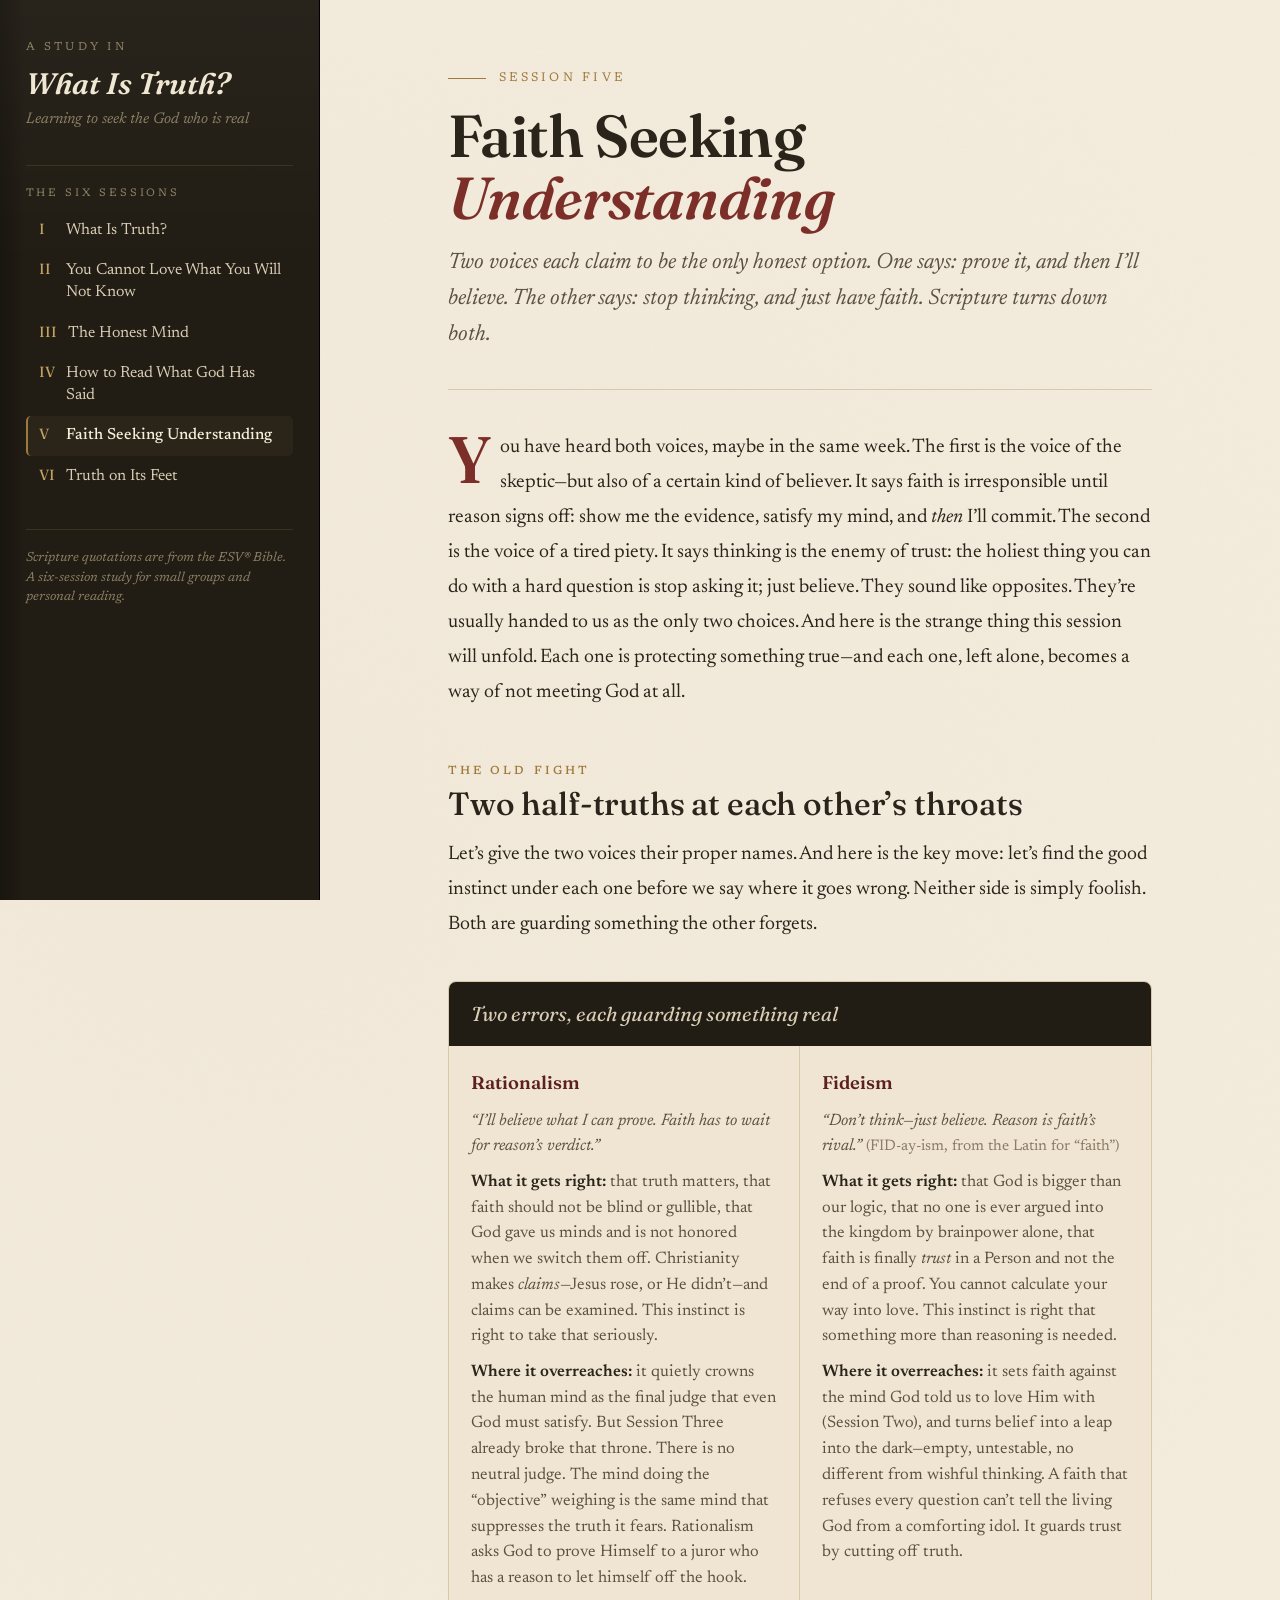
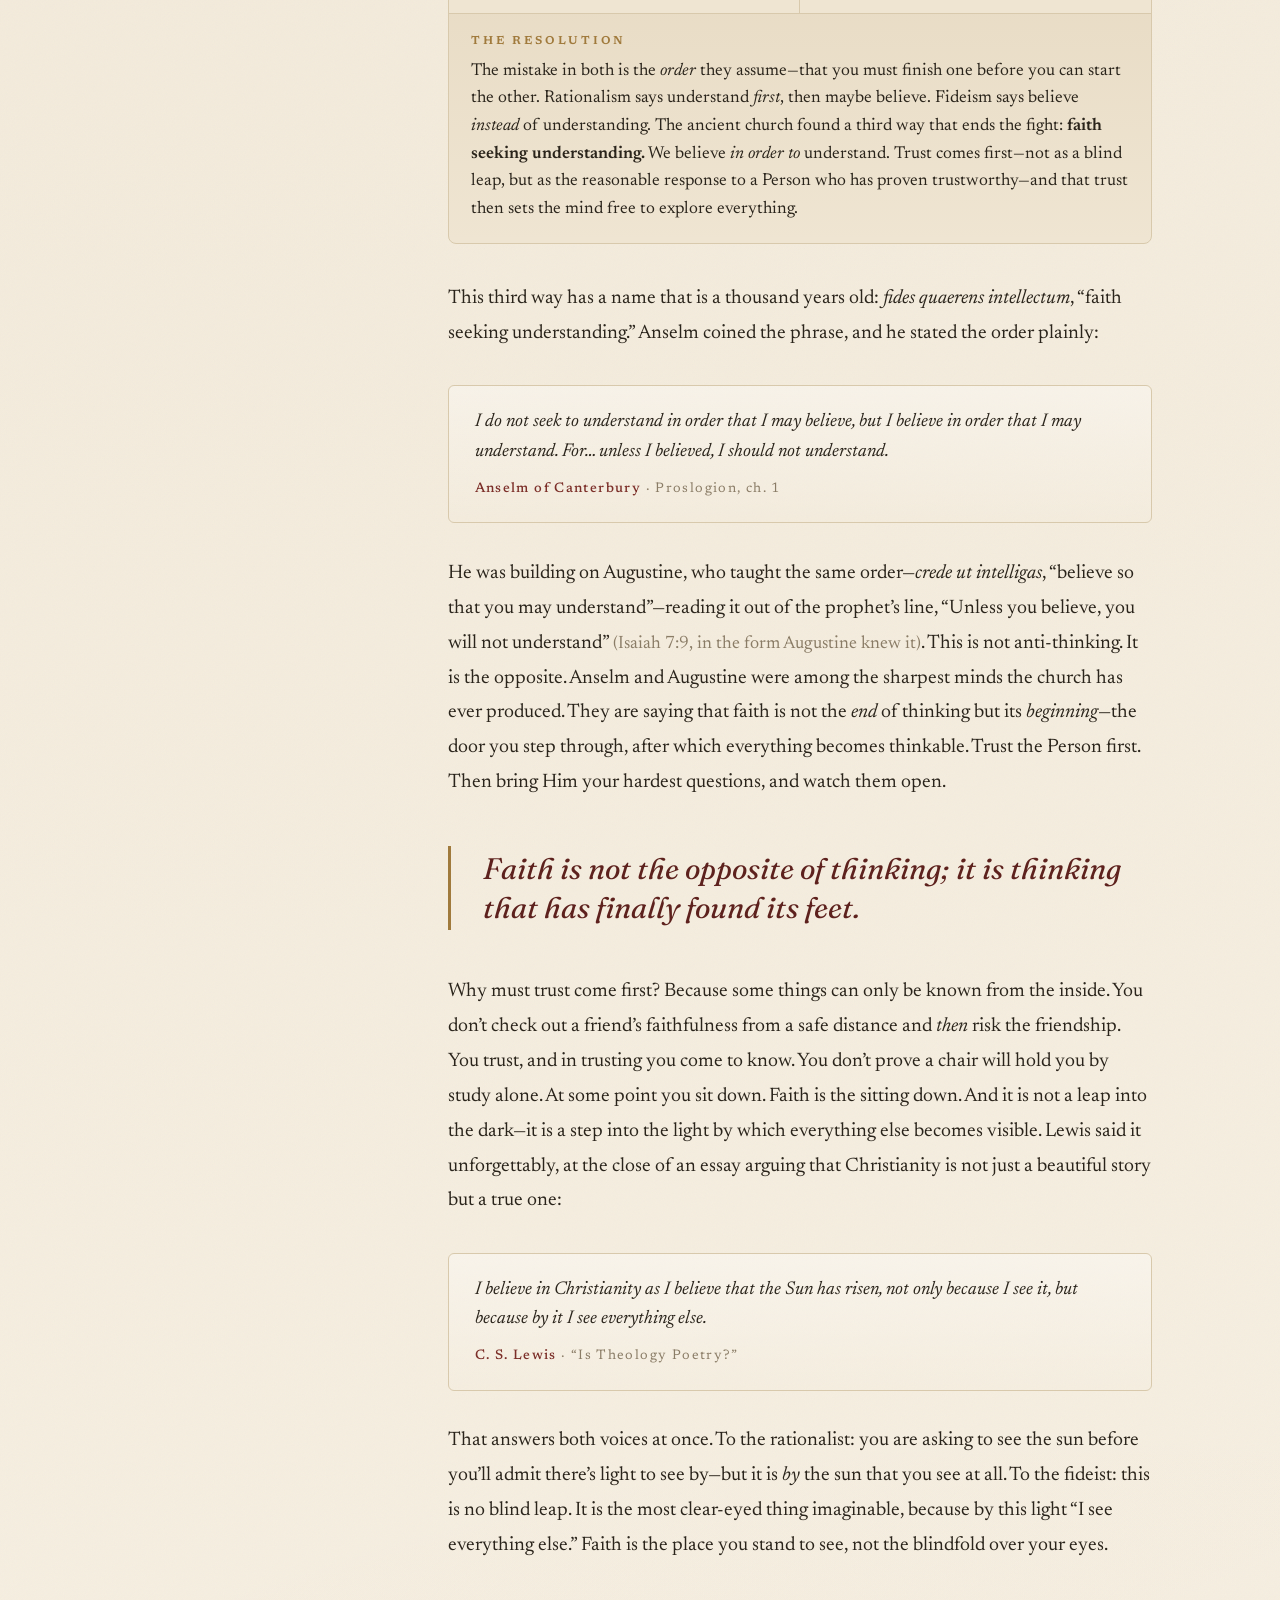
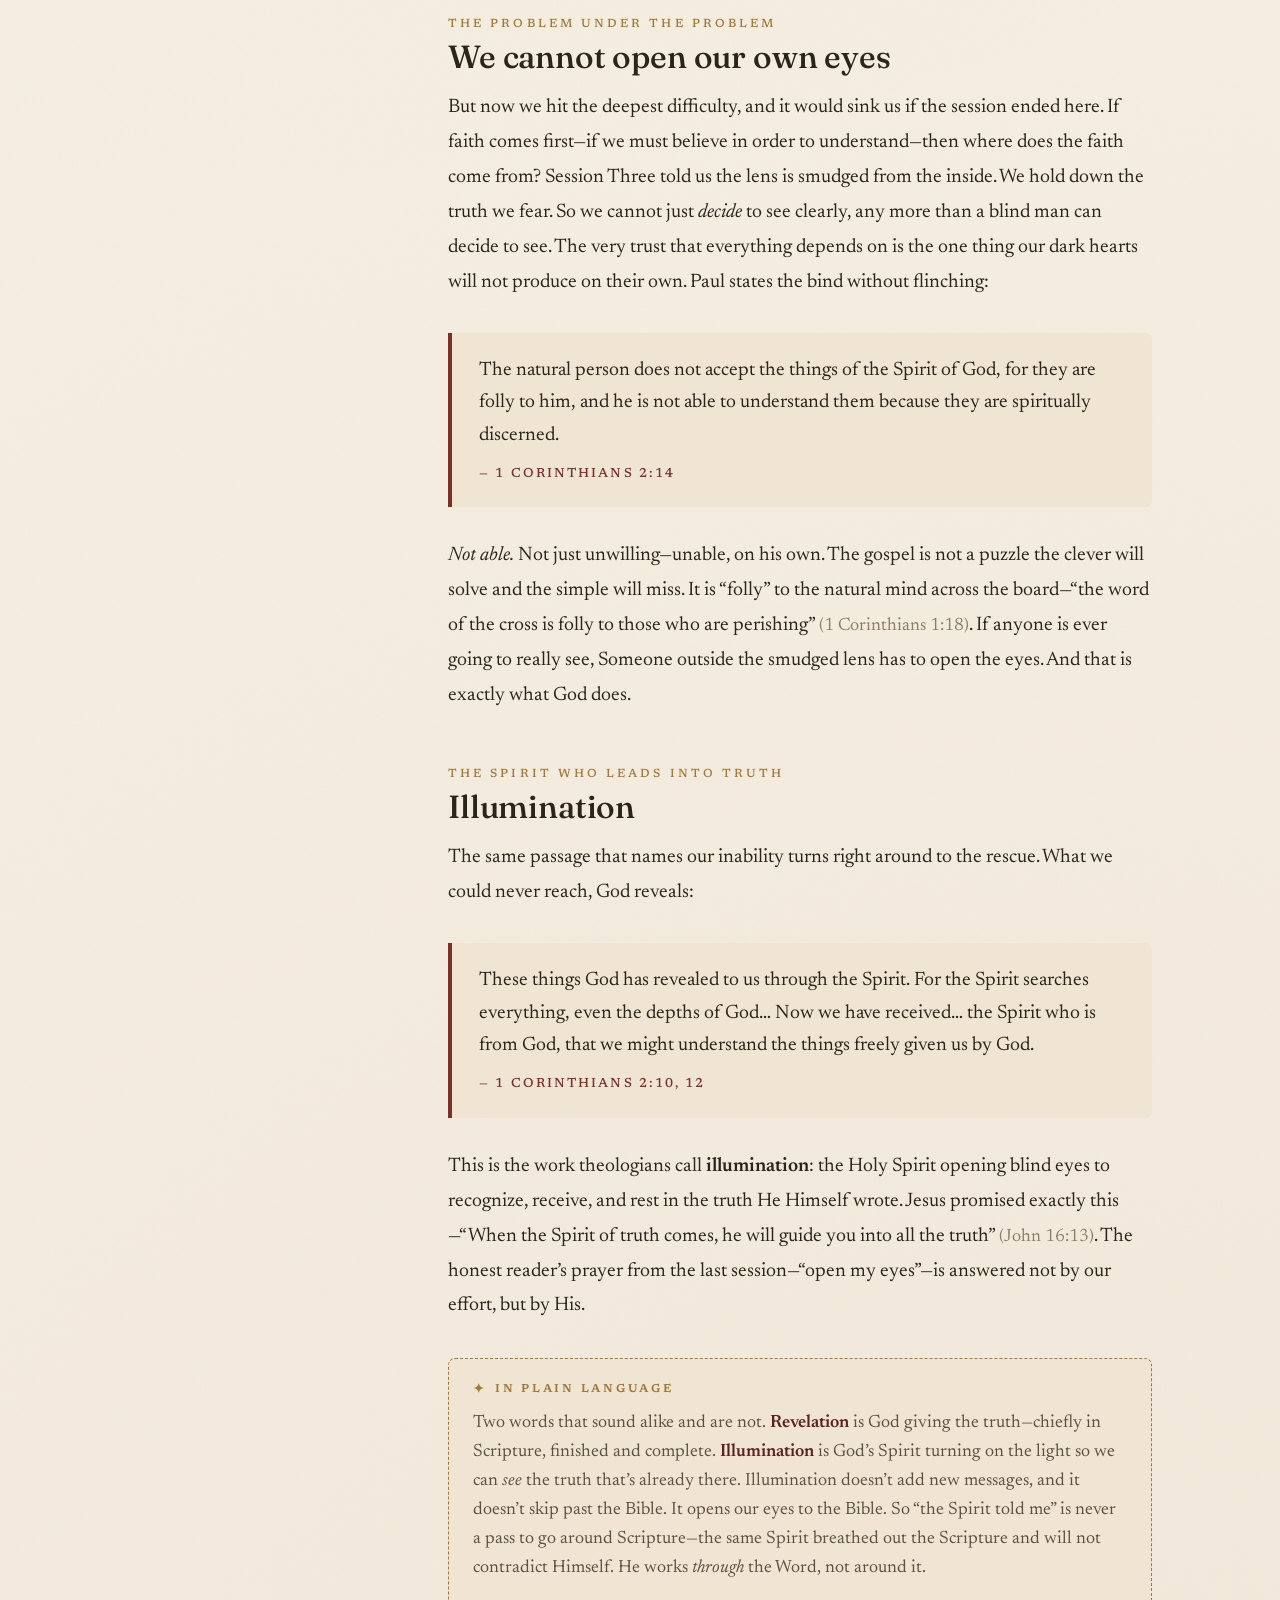
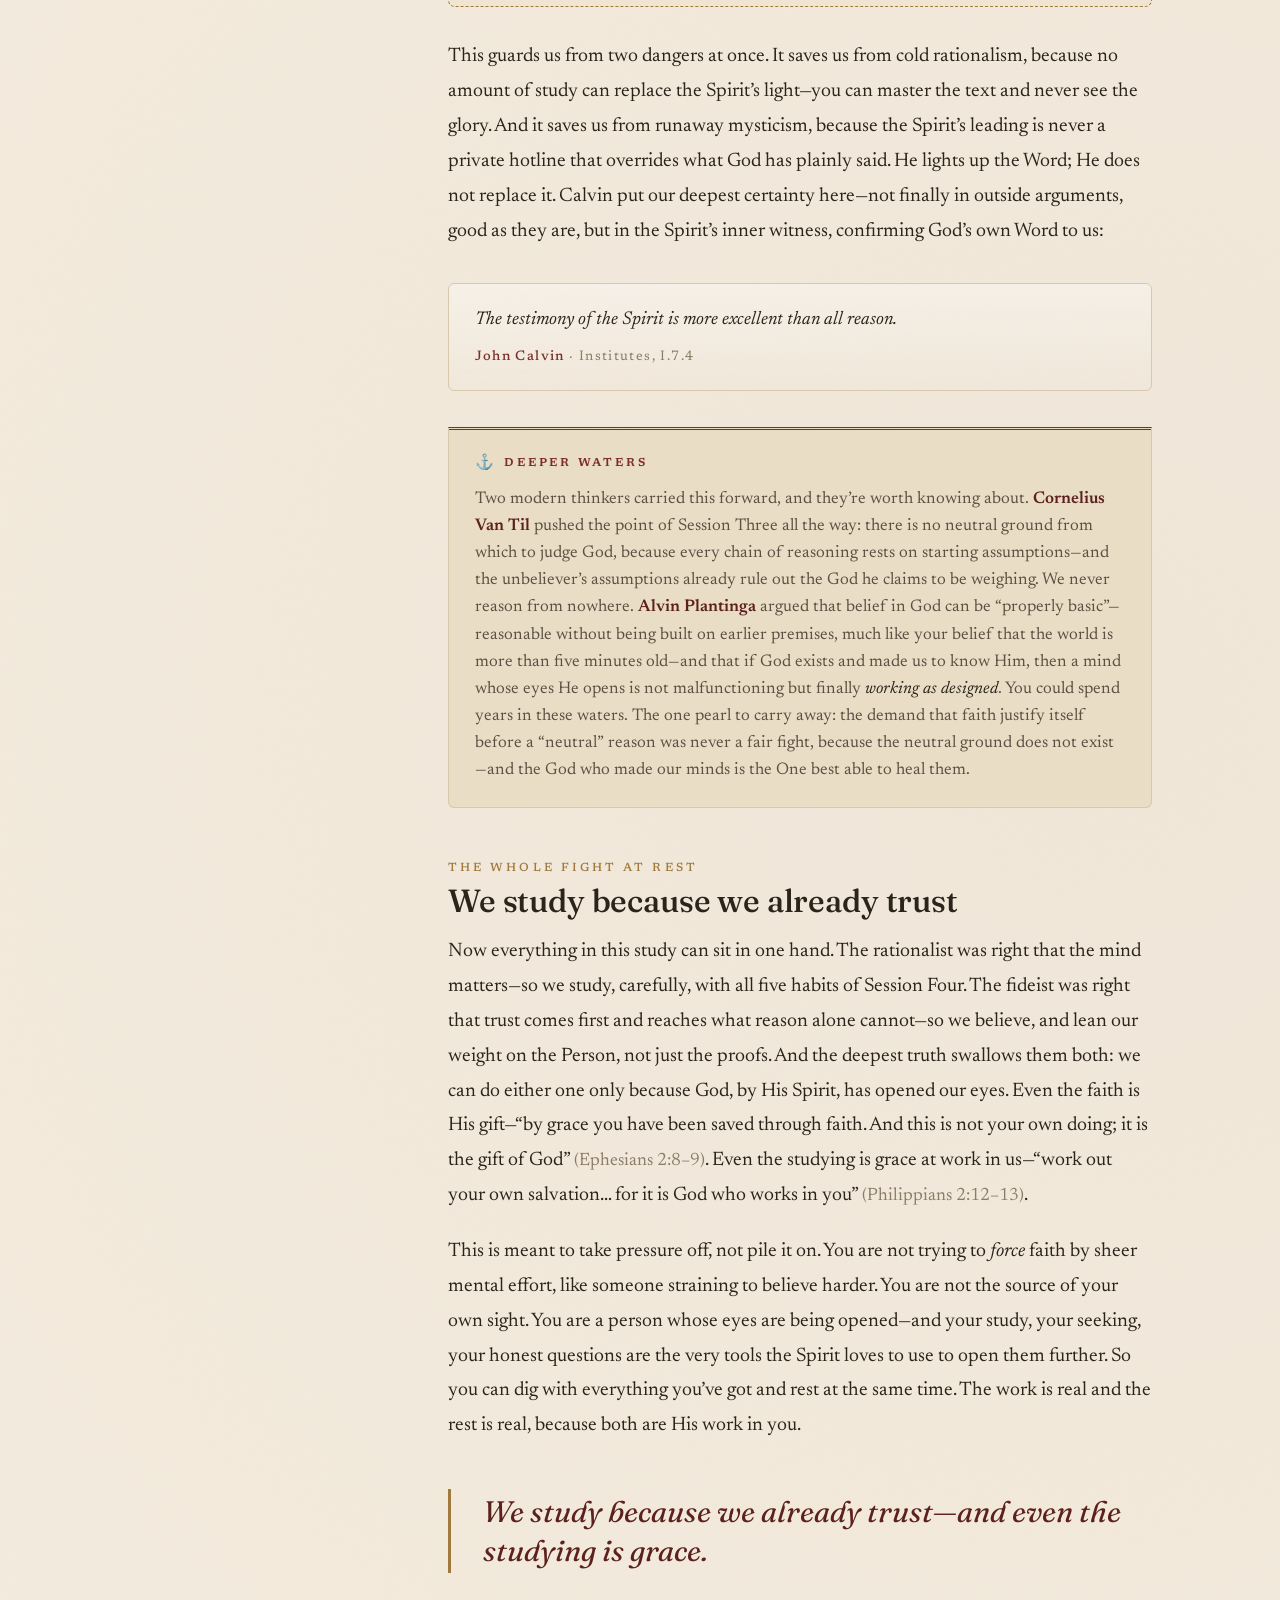
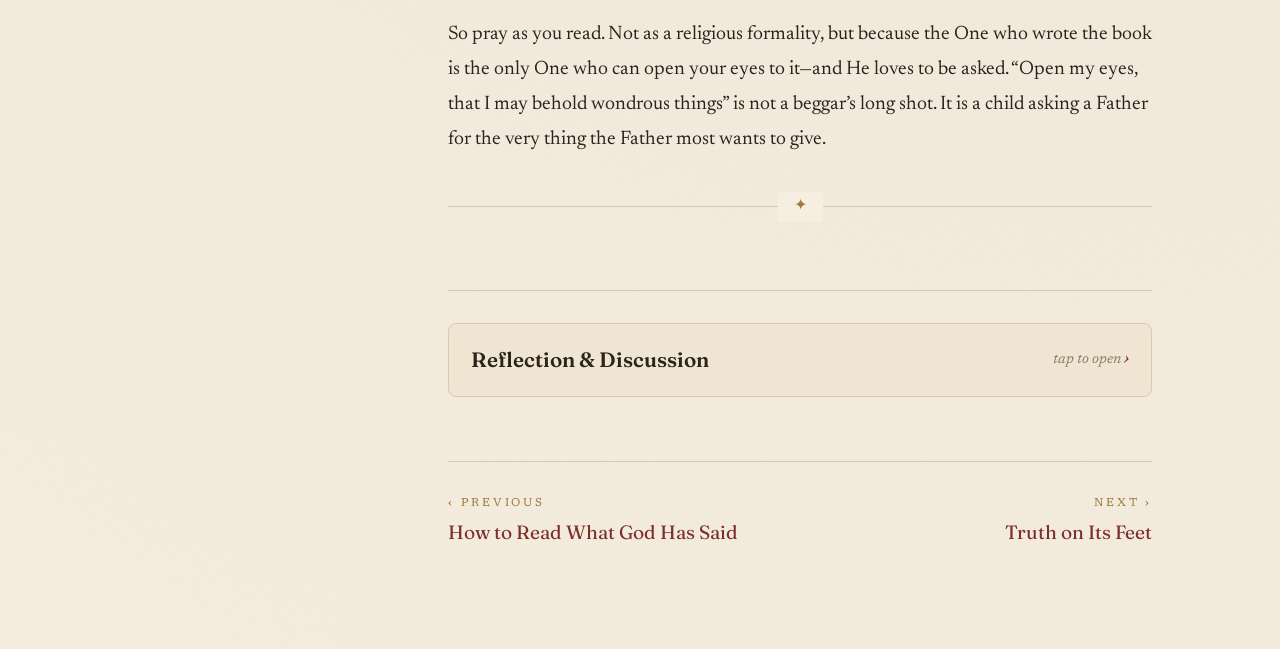
<file: 05-faith-seeking.html>
<!DOCTYPE html>
<html lang="en">
<head>
<meta charset="UTF-8">
<meta name="viewport" content="width=device-width, initial-scale=1.0">
<title>V. Faith Seeking Understanding — What Is Truth?</title>
<link rel="stylesheet" href="styles.css">
</head>
<body>

<aside class="sidebar">
  <a class="brand" href="index.html">
    <p class="eyebrow">A Study In</p>
    <p class="brand-title">What Is&nbsp;Truth?</p>
    <p class="brand-sub">Learning to seek the God who is real</p>
  </a>
  <p class="nav-label">The Six Sessions</p>
  <nav>
    <a href="01-what-is-truth.html"><span class="num">I</span><span class="label">What Is Truth?</span></a>
    <a href="02-love-what-you-know.html"><span class="num">II</span><span class="label">You Cannot Love What You Will Not Know</span></a>
    <a href="03-the-honest-mind.html"><span class="num">III</span><span class="label">The Honest Mind</span></a>
    <a href="04-how-to-read.html"><span class="num">IV</span><span class="label">How to Read What God Has Said</span></a>
    <a href="05-faith-seeking.html" aria-current="page"><span class="num">V</span><span class="label">Faith Seeking Understanding</span></a>
    <a href="06-truth-on-its-feet.html"><span class="num">VI</span><span class="label">Truth on Its Feet</span></a>
  </nav>
  <p class="colophon">Scripture quotations are from the ESV&reg; Bible. A six-session study for small groups and personal reading.</p>
</aside>

<main class="content">
  <div class="wrap">

    <p class="page-eyebrow">Session Five</p>
    <h1>Faith Seeking <span class="accent">Understanding</span></h1>
    <p class="lede">Two voices each claim to be the only honest option. One says: <em>prove it, and then I&rsquo;ll believe.</em> The other says: <em>stop thinking, and just have faith.</em> Scripture turns down both.</p>

    <p class="drop">You have heard both voices, maybe in the same week. The first is the voice of the skeptic&mdash;but also of a certain kind of believer. It says faith is irresponsible until reason signs off: show me the evidence, satisfy my mind, and <em>then</em> I&rsquo;ll commit. The second is the voice of a tired piety. It says thinking is the enemy of trust: the holiest thing you can do with a hard question is stop asking it; just believe. They sound like opposites. They&rsquo;re usually handed to us as the only two choices. And here is the strange thing this session will unfold. Each one is protecting something true&mdash;and each one, left alone, becomes a way of not meeting God at all.</p>

    <h2><span class="h2num">The old fight</span>Two half-truths at each other&rsquo;s throats</h2>

    <p>Let&rsquo;s give the two voices their proper names. And here is the key move: let&rsquo;s find the good instinct under each one before we say where it goes wrong. Neither side is simply foolish. Both are guarding something the other forgets.</p>

    <div class="tension">
      <div class="tension-head">Two errors, each guarding something real</div>
      <div class="cols">
        <div class="col">
          <h4>Rationalism</h4>
          <p><em>&ldquo;I&rsquo;ll believe what I can prove. Faith has to wait for reason&rsquo;s verdict.&rdquo;</em></p>
          <p><strong>What it gets right:</strong> that truth matters, that faith should not be blind or gullible, that God gave us minds and is not honored when we switch them off. Christianity makes <em>claims</em>&mdash;Jesus rose, or He didn&rsquo;t&mdash;and claims can be examined. This instinct is right to take that seriously.</p>
          <p><strong>Where it overreaches:</strong> it quietly crowns the human mind as the final judge that even God must satisfy. But Session Three already broke that throne. There is no neutral judge. The mind doing the &ldquo;objective&rdquo; weighing is the same mind that suppresses the truth it fears. Rationalism asks God to prove Himself to a juror who has a reason to let himself off the hook.</p>
        </div>
        <div class="col">
          <h4>Fideism</h4>
          <p><em>&ldquo;Don&rsquo;t think&mdash;just believe. Reason is faith&rsquo;s rival.&rdquo;</em> <span class="ref">(FID-ay-ism, from the Latin for &ldquo;faith&rdquo;)</span></p>
          <p><strong>What it gets right:</strong> that God is bigger than our logic, that no one is ever argued into the kingdom by brainpower alone, that faith is finally <em>trust</em> in a Person and not the end of a proof. You cannot calculate your way into love. This instinct is right that something more than reasoning is needed.</p>
          <p><strong>Where it overreaches:</strong> it sets faith against the mind God told us to love Him with (Session Two), and turns belief into a leap into the dark&mdash;empty, untestable, no different from wishful thinking. A faith that refuses every question can&rsquo;t tell the living God from a comforting idol. It guards trust by cutting off truth.</p>
        </div>
        <div class="resolve">
          <p class="tag">The Resolution</p>
          <p>The mistake in both is the <em>order</em> they assume&mdash;that you must finish one before you can start the other. Rationalism says understand <em>first</em>, then maybe believe. Fideism says believe <em>instead</em> of understanding. The ancient church found a third way that ends the fight: <strong>faith seeking understanding.</strong> We believe <em>in order to</em> understand. Trust comes first&mdash;not as a blind leap, but as the reasonable response to a Person who has proven trustworthy&mdash;and that trust then sets the mind free to explore everything.</p>
        </div>
      </div>
    </div>

    <p>This third way has a name that is a thousand years old: <em>fides quaerens intellectum</em>, &ldquo;faith seeking understanding.&rdquo; Anselm coined the phrase, and he stated the order plainly:</p>

    <div class="figure-quote">
      <p>I do not seek to understand in order that I may believe, but I believe in order that I may understand. For&hellip; unless I believed, I should not understand.</p>
      <span class="who">Anselm of Canterbury <span class="work">&middot; Proslogion, ch. 1</span></span>
    </div>

    <p>He was building on Augustine, who taught the same order&mdash;<em>crede ut intelligas</em>, &ldquo;believe so that you may understand&rdquo;&mdash;reading it out of the prophet&rsquo;s line, &ldquo;Unless you believe, you will not understand&rdquo; <span class="ref">(Isaiah 7:9, in the form Augustine knew it)</span>. This is not anti-thinking. It is the opposite. Anselm and Augustine were among the sharpest minds the church has ever produced. They are saying that faith is not the <em>end</em> of thinking but its <em>beginning</em>&mdash;the door you step through, after which everything becomes thinkable. Trust the Person first. Then bring Him your hardest questions, and watch them open.</p>

    <div class="anchor-quote">
      <p>Faith is not the opposite of thinking; it is thinking that has finally found its feet.</p>
    </div>

    <p>Why must trust come first? Because some things can only be known from the inside. You don&rsquo;t check out a friend&rsquo;s faithfulness from a safe distance and <em>then</em> risk the friendship. You trust, and in trusting you come to know. You don&rsquo;t prove a chair will hold you by study alone. At some point you sit down. Faith is the sitting down. And it is not a leap into the dark&mdash;it is a step into the light by which everything else becomes visible. Lewis said it unforgettably, at the close of an essay arguing that Christianity is not just a beautiful story but a true one:</p>

    <div class="figure-quote">
      <p>I believe in Christianity as I believe that the Sun has risen, not only because I see it, but because by it I see everything else.</p>
      <span class="who">C. S. Lewis <span class="work">&middot; &ldquo;Is Theology Poetry?&rdquo;</span></span>
    </div>

    <p>That answers both voices at once. To the rationalist: you are asking to see the sun before you&rsquo;ll admit there&rsquo;s light to see by&mdash;but it is <em>by</em> the sun that you see at all. To the fideist: this is no blind leap. It is the most clear-eyed thing imaginable, because by this light &ldquo;I see everything else.&rdquo; Faith is the place you stand to see, not the blindfold over your eyes.</p>

    <h2><span class="h2num">The problem under the problem</span>We cannot open our own eyes</h2>

    <p>But now we hit the deepest difficulty, and it would sink us if the session ended here. If faith comes first&mdash;if we must believe in order to understand&mdash;then where does the faith come from? Session Three told us the lens is smudged from the inside. We hold down the truth we fear. So we cannot just <em>decide</em> to see clearly, any more than a blind man can decide to see. The very trust that everything depends on is the one thing our dark hearts will not produce on their own. Paul states the bind without flinching:</p>

    <blockquote class="scripture">
      <p>The natural person does not accept the things of the Spirit of God, for they are folly to him, and he is not able to understand them because they are spiritually discerned.</p>
      <cite>1 Corinthians 2:14</cite>
    </blockquote>

    <p><em>Not able.</em> Not just unwilling&mdash;unable, on his own. The gospel is not a puzzle the clever will solve and the simple will miss. It is &ldquo;folly&rdquo; to the natural mind across the board&mdash;&ldquo;the word of the cross is folly to those who are perishing&rdquo; <span class="ref">(1 Corinthians 1:18)</span>. If anyone is ever going to really see, Someone outside the smudged lens has to open the eyes. And that is exactly what God does.</p>

    <h2><span class="h2num">The Spirit who leads into truth</span>Illumination</h2>

    <p>The same passage that names our inability turns right around to the rescue. What we could never reach, God reveals:</p>

    <blockquote class="scripture">
      <p>These things God has revealed to us through the Spirit. For the Spirit searches everything, even the depths of God&hellip; Now we have received&hellip; the Spirit who is from God, that we might understand the things freely given us by God.</p>
      <cite>1 Corinthians 2:10, 12</cite>
    </blockquote>

    <p>This is the work theologians call <strong>illumination</strong>: the Holy Spirit opening blind eyes to recognize, receive, and rest in the truth He Himself wrote. Jesus promised exactly this&mdash;&ldquo;When the Spirit of truth comes, he will guide you into all the truth&rdquo; <span class="ref">(John 16:13)</span>. The honest reader&rsquo;s prayer from the last session&mdash;&ldquo;open my eyes&rdquo;&mdash;is answered not by our effort, but by His.</p>

    <div class="plain">
      <p class="tag">In Plain Language</p>
      <p>Two words that sound alike and are not. <strong>Revelation</strong> is God giving the truth&mdash;chiefly in Scripture, finished and complete. <strong>Illumination</strong> is God&rsquo;s Spirit turning on the light so we can <em>see</em> the truth that&rsquo;s already there. Illumination doesn&rsquo;t add new messages, and it doesn&rsquo;t skip past the Bible. It opens our eyes to the Bible. So &ldquo;the Spirit told me&rdquo; is never a pass to go around Scripture&mdash;the same Spirit breathed out the Scripture and will not contradict Himself. He works <em>through</em> the Word, not around it.</p>
    </div>

    <p>This guards us from two dangers at once. It saves us from cold rationalism, because no amount of study can replace the Spirit&rsquo;s light&mdash;you can master the text and never see the glory. And it saves us from runaway mysticism, because the Spirit&rsquo;s leading is never a private hotline that overrides what God has plainly said. He lights up the Word; He does not replace it. Calvin put our deepest certainty here&mdash;not finally in outside arguments, good as they are, but in the Spirit&rsquo;s inner witness, confirming God&rsquo;s own Word to us:</p>

    <div class="figure-quote">
      <p>The testimony of the Spirit is more excellent than all reason.</p>
      <span class="who">John Calvin <span class="work">&middot; Institutes, I.7.4</span></span>
    </div>

    <div class="deeper">
      <p class="tag">Deeper Waters</p>
      <p>Two modern thinkers carried this forward, and they&rsquo;re worth knowing about. <strong>Cornelius Van Til</strong> pushed the point of Session Three all the way: there is no neutral ground from which to judge God, because every chain of reasoning rests on starting assumptions&mdash;and the unbeliever&rsquo;s assumptions already rule out the God he claims to be weighing. We never reason from nowhere. <strong>Alvin Plantinga</strong> argued that belief in God can be &ldquo;properly basic&rdquo;&mdash;reasonable without being built on earlier premises, much like your belief that the world is more than five minutes old&mdash;and that if God exists and made us to know Him, then a mind whose eyes He opens is not malfunctioning but finally <em>working as designed</em>. You could spend years in these waters. The one pearl to carry away: the demand that faith justify itself before a &ldquo;neutral&rdquo; reason was never a fair fight, because the neutral ground does not exist&mdash;and the God who made our minds is the One best able to heal them.</p>
    </div>

    <h2><span class="h2num">The whole fight at rest</span>We study because we already trust</h2>

    <p>Now everything in this study can sit in one hand. The rationalist was right that the mind matters&mdash;so we study, carefully, with all five habits of Session Four. The fideist was right that trust comes first and reaches what reason alone cannot&mdash;so we believe, and lean our weight on the Person, not just the proofs. And the deepest truth swallows them both: we can do either one only because God, by His Spirit, has opened our eyes. Even the faith is His gift&mdash;&ldquo;by grace you have been saved through faith. And this is not your own doing; it is the gift of God&rdquo; <span class="ref">(Ephesians 2:8&ndash;9)</span>. Even the studying is grace at work in us&mdash;&ldquo;work out your own salvation&hellip; for it is God who works in you&rdquo; <span class="ref">(Philippians 2:12&ndash;13)</span>.</p>

    <p>This is meant to take pressure off, not pile it on. You are not trying to <em>force</em> faith by sheer mental effort, like someone straining to believe harder. You are not the source of your own sight. You are a person whose eyes are being opened&mdash;and your study, your seeking, your honest questions are the very tools the Spirit loves to use to open them further. So you can dig with everything you&rsquo;ve got and rest at the same time. The work is real and the rest is real, because both are His work in you.</p>

    <div class="anchor-quote">
      <p>We study because we already trust&mdash;and even the studying is grace.</p>
    </div>

    <p>So pray as you read. Not as a religious formality, but because the One who wrote the book is the only One who can open your eyes to it&mdash;and He loves to be asked. &ldquo;Open my eyes, that I may behold wondrous things&rdquo; is not a beggar&rsquo;s long shot. It is a child asking a Father for the very thing the Father most wants to give.</p>

    <hr class="rule-orn">

    <section class="reflect">
      <details class="qbox">
        <summary><span>Reflection &amp; Discussion</span><span class="hint">tap to open&nbsp;<span class="chev">&rsaquo;</span></span></summary>
        <div class="qbody">
          <p class="qintro">For personal reflection or small-group conversation. This is the heart of the study&mdash;don&rsquo;t rush it.</p>
          <ol>
            <li>Which of the two voices&mdash;&ldquo;prove it first&rdquo; or &ldquo;just believe, stop thinking&rdquo;&mdash;have you heard more often? Which one lives more comfortably in <em>you</em>?</li>
            <li>We tried to name the real thing each error is guarding. What is rationalism right to protect? What is fideism right to protect? Why does naming the good instinct matter before pointing out the error?</li>
            <li>Anselm: &ldquo;I believe in order that I may understand.&rdquo; Where in your own life did you only understand something <em>after</em> you trusted&mdash;a relationship, a calling, a hard teaching?</li>
            <li>Lewis compares faith to the sun: we believe &ldquo;not only because I see it, but because by it I see everything else.&rdquo; What does Christ help you see that you couldn&rsquo;t see without Him?</li>
            <li>Illumination means the Spirit opens our eyes to truth that&rsquo;s already in the Word&mdash;He doesn&rsquo;t skip past Scripture. Why is that an important guardrail? Where have you seen &ldquo;the Spirit told me&rdquo; used to go <em>around</em> the Bible?</li>
            <li>&ldquo;We study because we already trust&mdash;and even the studying is grace.&rdquo; Does that take pressure off you, or is it hard to believe your seeking is itself a gift? Talk honestly about why.</li>
          </ol>
          <p class="scripture-cue">Sit with: 1 Corinthians 1:18&ndash;25 &middot; 1 Corinthians 2:6&ndash;16 &middot; John 16:12&ndash;15 &middot; Ephesians 2:8&ndash;10 &middot; Philippians 2:12&ndash;13 &middot; Hebrews 11:1&ndash;6.</p>
        </div>
      </details>
    </section>

    <nav class="page-nav">
      <a class="prev" href="04-how-to-read.html"><span class="dir">&lsaquo; Previous</span><span class="t">How to Read What God Has Said</span></a>
      <a class="next" href="06-truth-on-its-feet.html"><span class="dir">Next &rsaquo;</span><span class="t">Truth on Its Feet</span></a>
    </nav>

  </div>
</main>

</body>
</html>
</file>
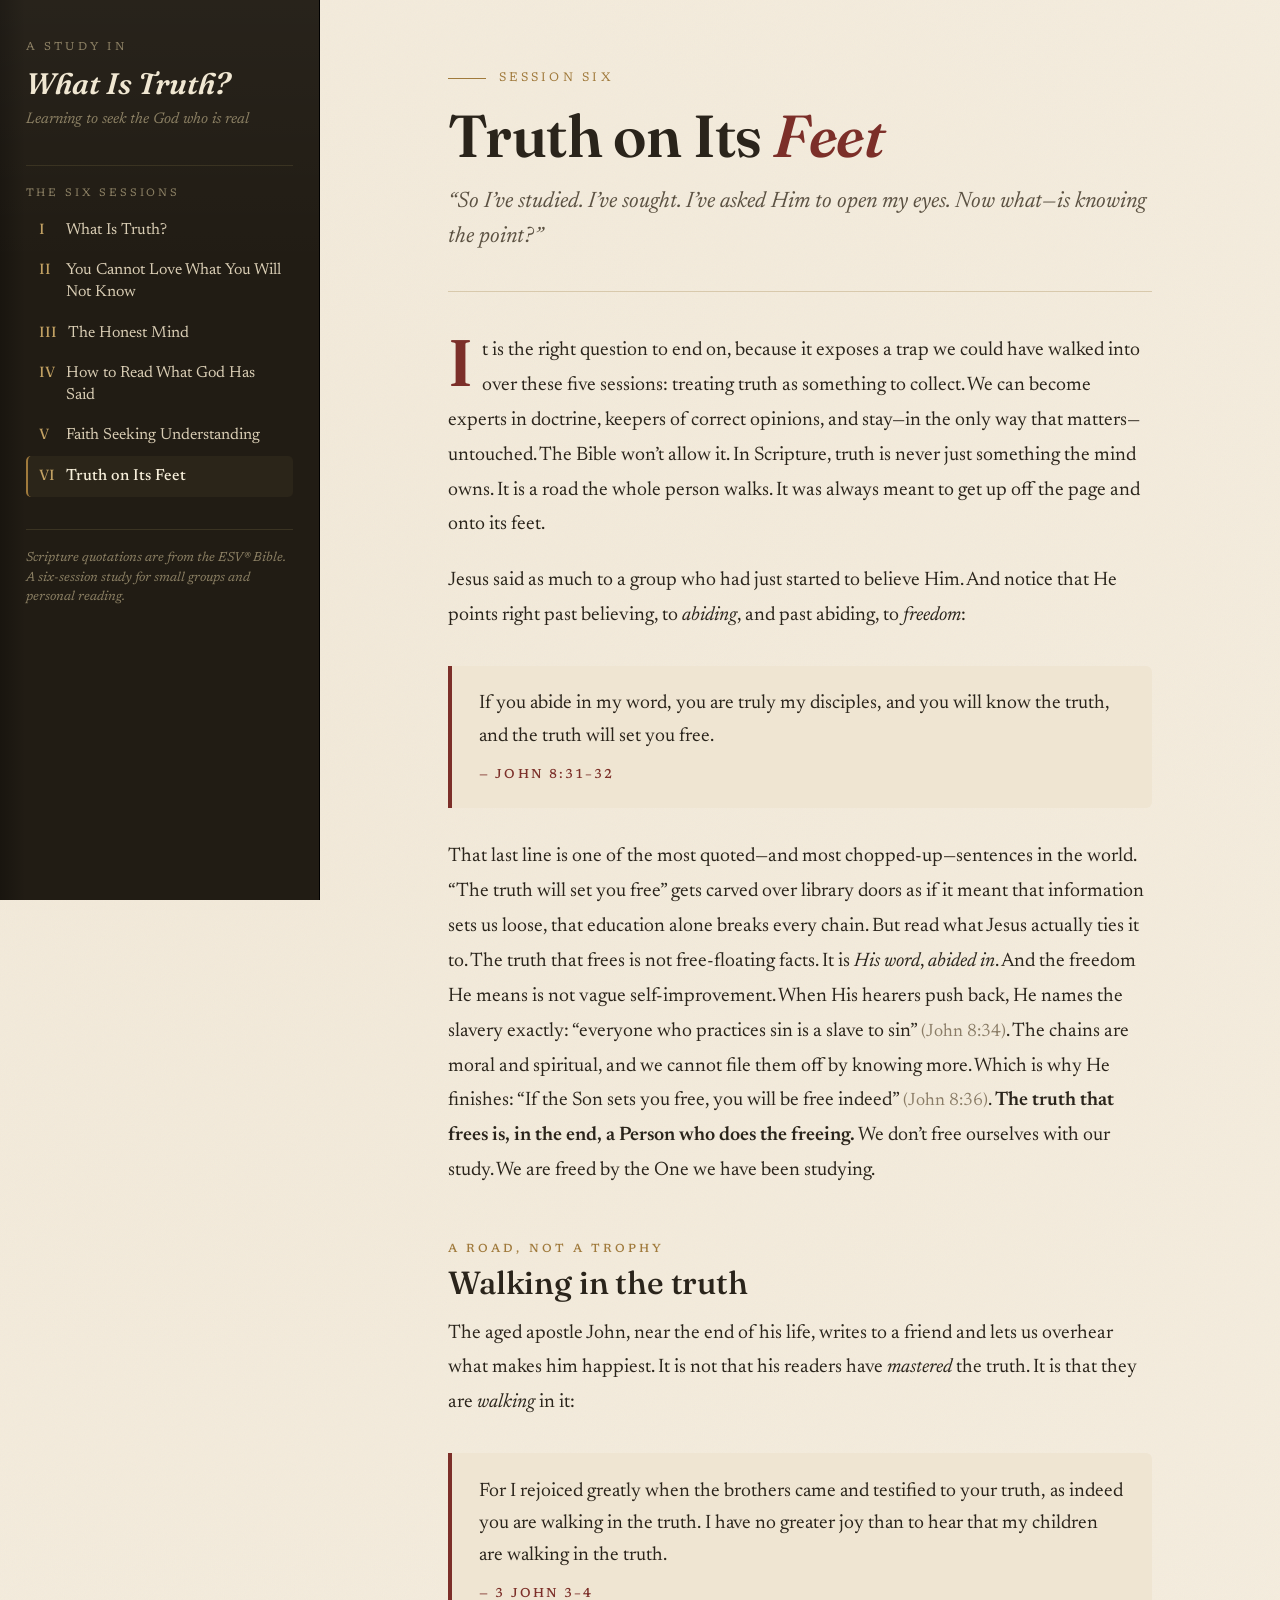
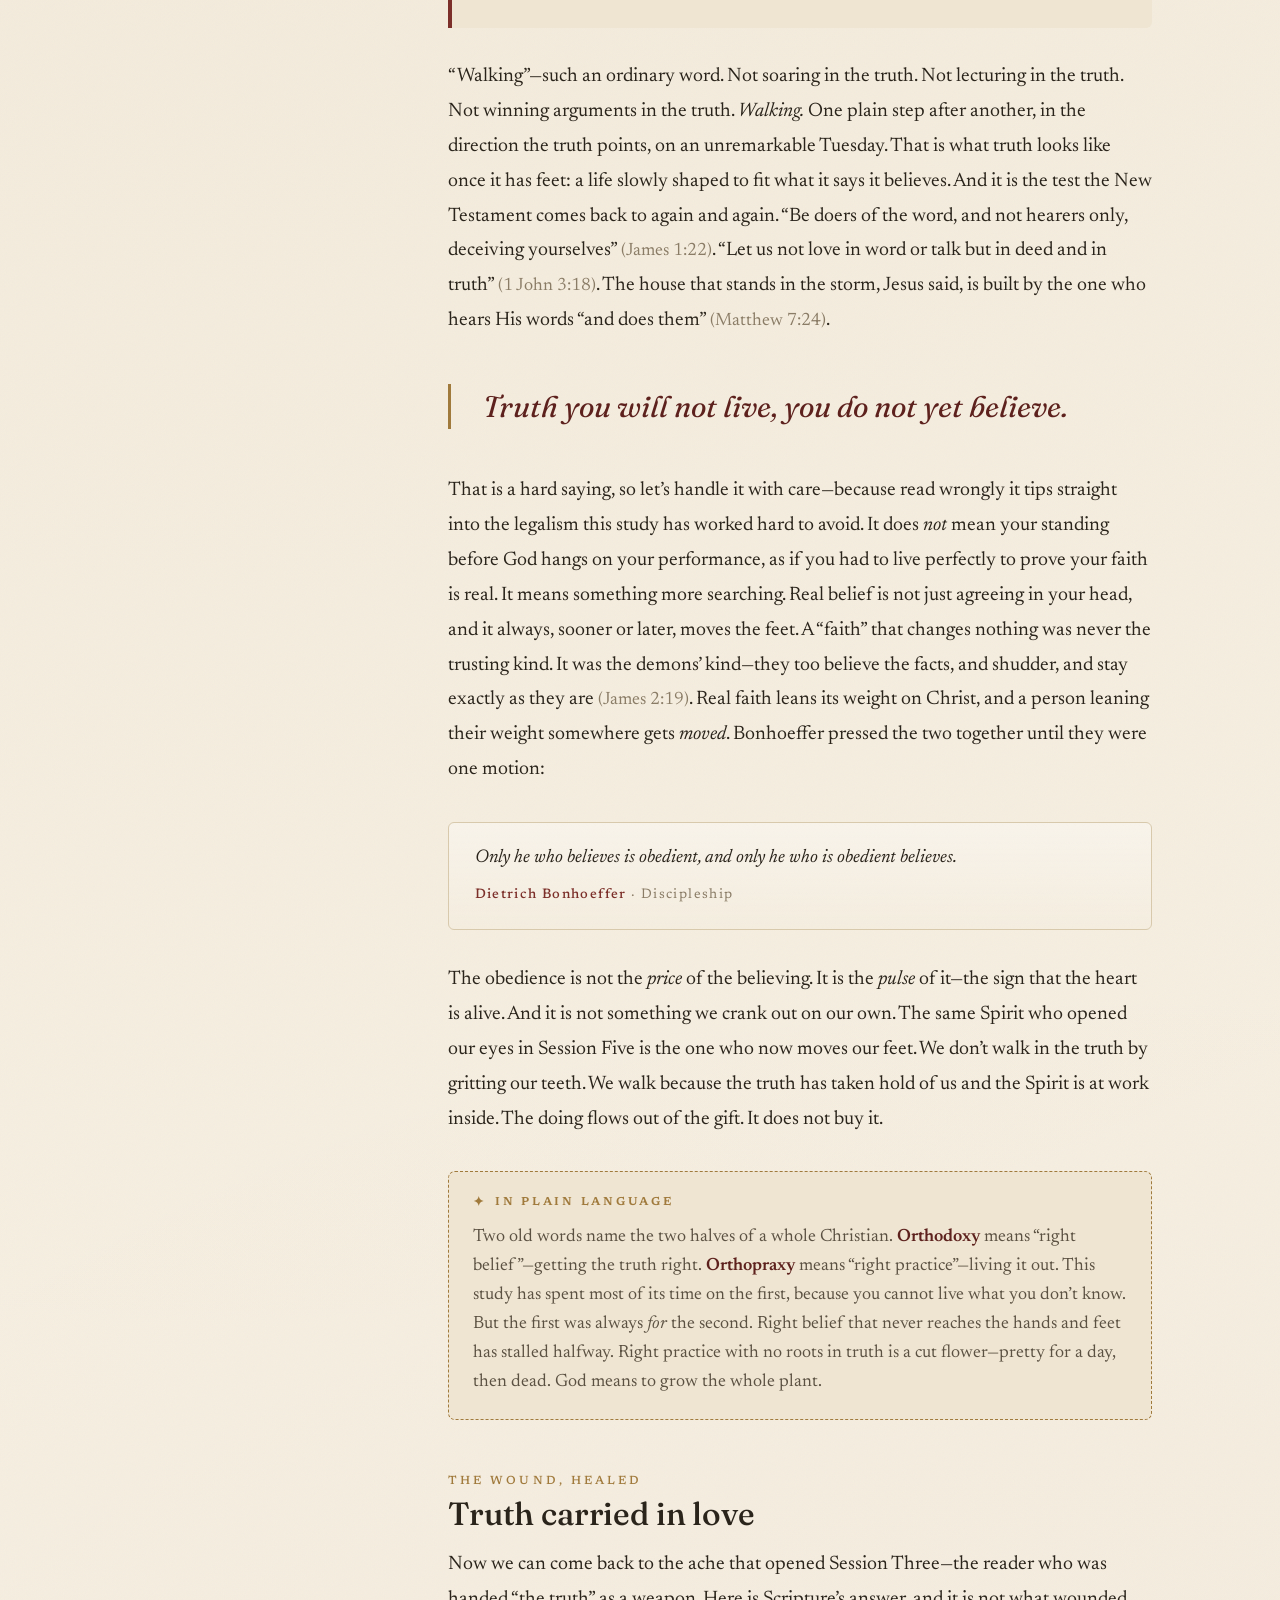
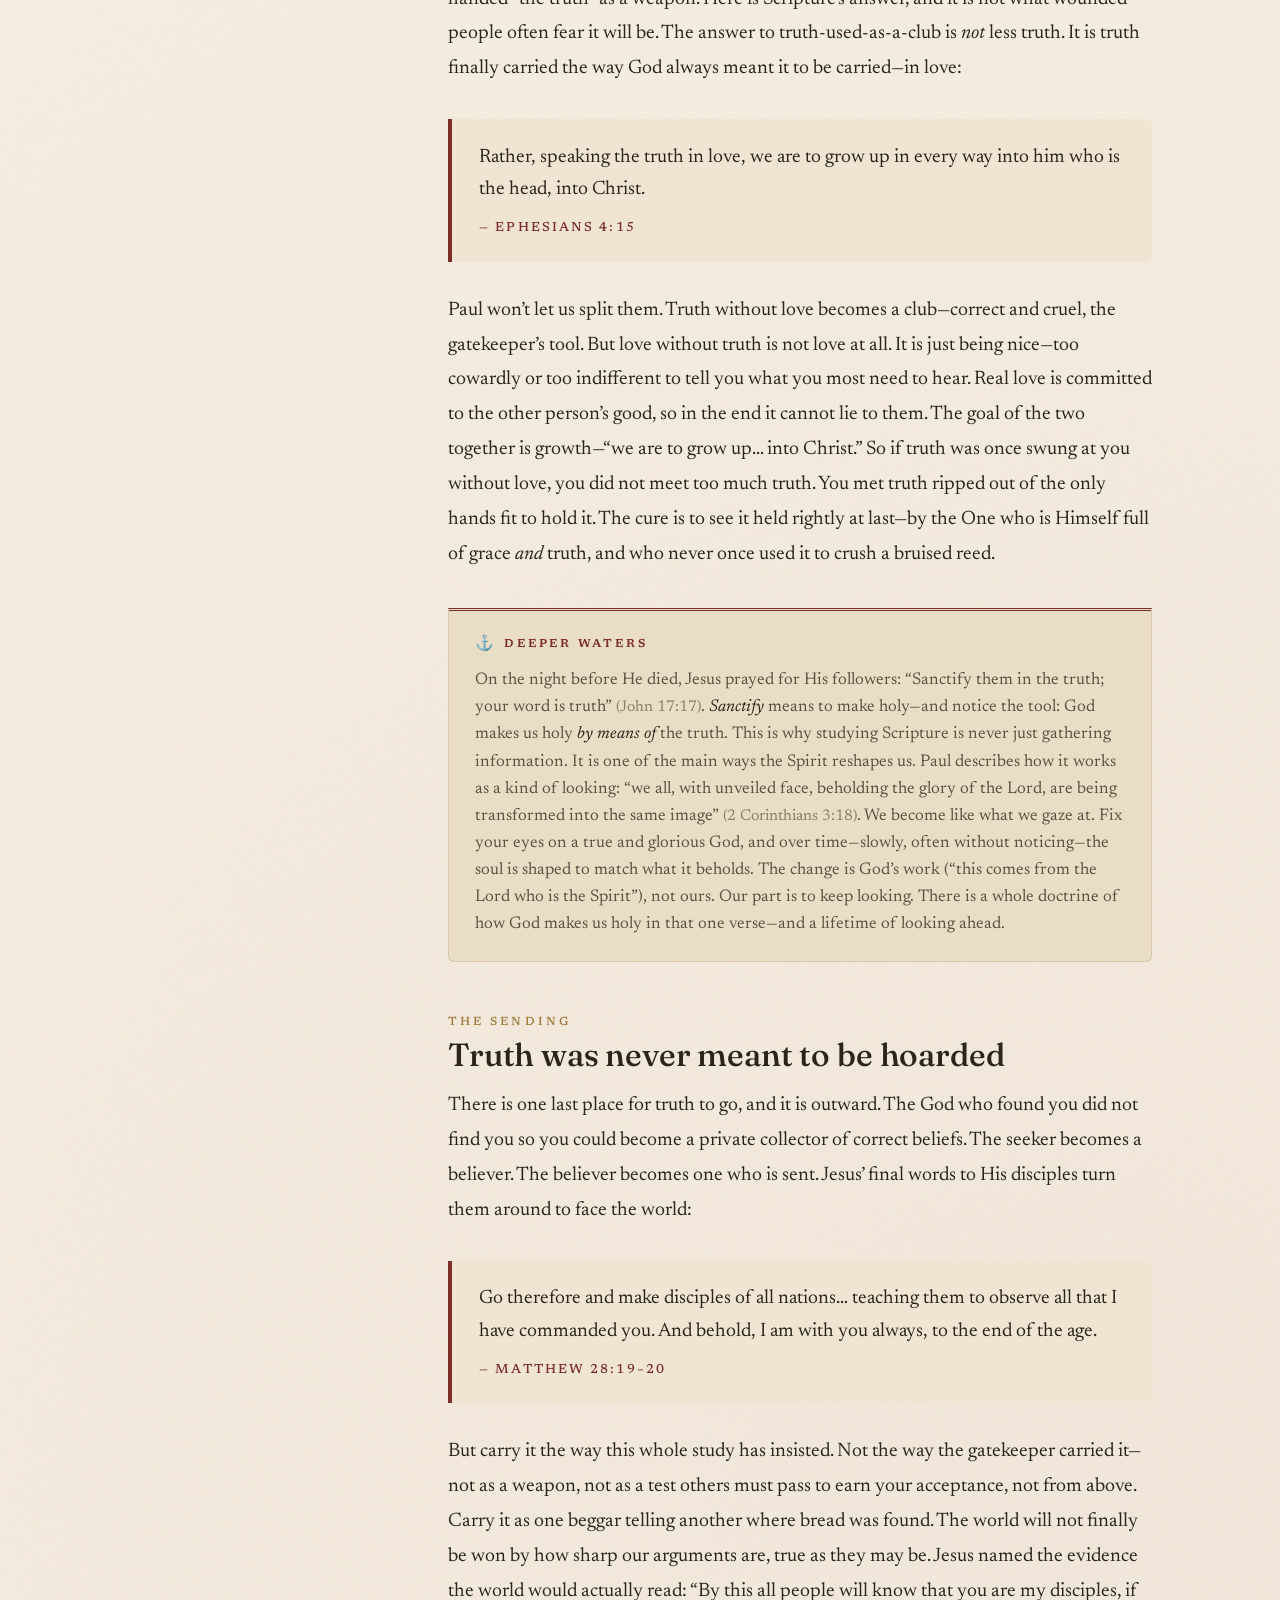
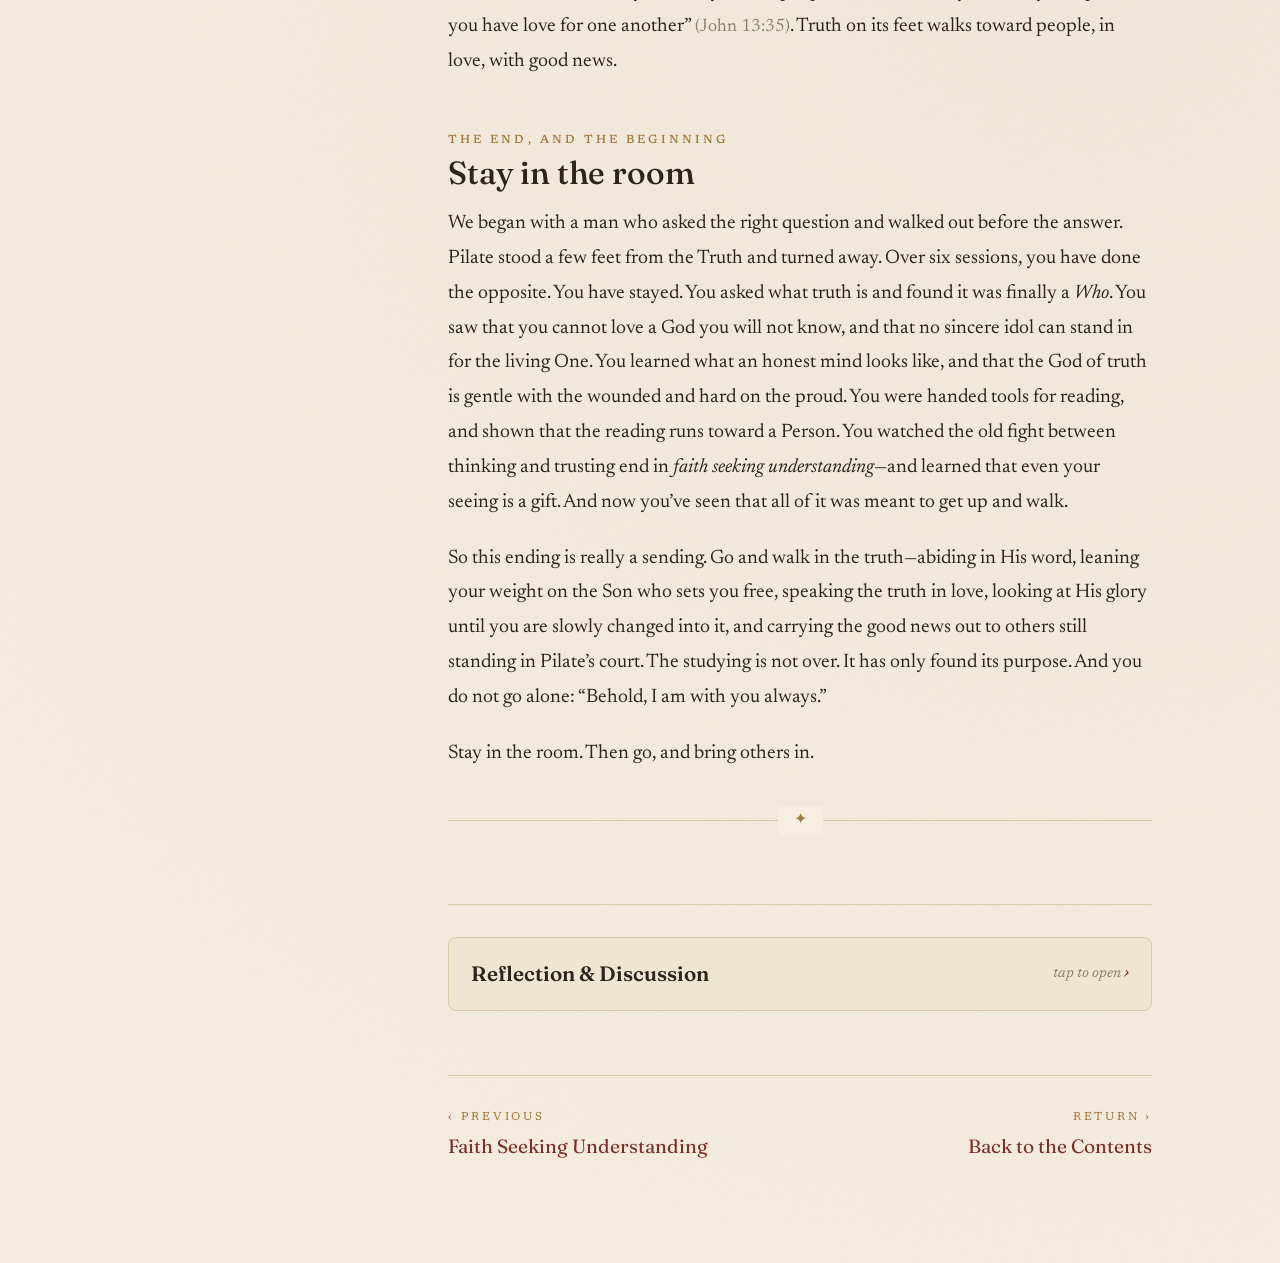
<file: 06-truth-on-its-feet.html>
<!DOCTYPE html>
<html lang="en">
<head>
<meta charset="UTF-8">
<meta name="viewport" content="width=device-width, initial-scale=1.0">
<title>VI. Truth on Its Feet — What Is Truth?</title>
<link rel="stylesheet" href="styles.css">
</head>
<body>

<aside class="sidebar">
  <a class="brand" href="index.html">
    <p class="eyebrow">A Study In</p>
    <p class="brand-title">What Is&nbsp;Truth?</p>
    <p class="brand-sub">Learning to seek the God who is real</p>
  </a>
  <p class="nav-label">The Six Sessions</p>
  <nav>
    <a href="01-what-is-truth.html"><span class="num">I</span><span class="label">What Is Truth?</span></a>
    <a href="02-love-what-you-know.html"><span class="num">II</span><span class="label">You Cannot Love What You Will Not Know</span></a>
    <a href="03-the-honest-mind.html"><span class="num">III</span><span class="label">The Honest Mind</span></a>
    <a href="04-how-to-read.html"><span class="num">IV</span><span class="label">How to Read What God Has Said</span></a>
    <a href="05-faith-seeking.html"><span class="num">V</span><span class="label">Faith Seeking Understanding</span></a>
    <a href="06-truth-on-its-feet.html" aria-current="page"><span class="num">VI</span><span class="label">Truth on Its Feet</span></a>
  </nav>
  <p class="colophon">Scripture quotations are from the ESV&reg; Bible. A six-session study for small groups and personal reading.</p>
</aside>

<main class="content">
  <div class="wrap">

    <p class="page-eyebrow">Session Six</p>
    <h1>Truth on Its <span class="accent">Feet</span></h1>
    <p class="lede">&ldquo;So I&rsquo;ve studied. I&rsquo;ve sought. I&rsquo;ve asked Him to open my eyes. Now what&mdash;is <em>knowing</em> the point?&rdquo;</p>

    <p class="drop">It is the right question to end on, because it exposes a trap we could have walked into over these five sessions: treating truth as something to collect. We can become experts in doctrine, keepers of correct opinions, and stay&mdash;in the only way that matters&mdash;untouched. The Bible won&rsquo;t allow it. In Scripture, truth is never just something the mind owns. It is a road the whole person walks. It was always meant to get up off the page and onto its feet.</p>

    <p>Jesus said as much to a group who had just started to believe Him. And notice that He points right past believing, to <em>abiding</em>, and past abiding, to <em>freedom</em>:</p>

    <blockquote class="scripture">
      <p>If you abide in my word, you are truly my disciples, and you will know the truth, and the truth will set you free.</p>
      <cite>John 8:31&ndash;32</cite>
    </blockquote>

    <p>That last line is one of the most quoted&mdash;and most chopped-up&mdash;sentences in the world. &ldquo;The truth will set you free&rdquo; gets carved over library doors as if it meant that information sets us loose, that education alone breaks every chain. But read what Jesus actually ties it to. The truth that frees is not free-floating facts. It is <em>His word</em>, <em>abided in</em>. And the freedom He means is not vague self-improvement. When His hearers push back, He names the slavery exactly: &ldquo;everyone who practices sin is a slave to sin&rdquo; <span class="ref">(John 8:34)</span>. The chains are moral and spiritual, and we cannot file them off by knowing more. Which is why He finishes: &ldquo;If the Son sets you free, you will be free indeed&rdquo; <span class="ref">(John 8:36)</span>. <strong>The truth that frees is, in the end, a Person who does the freeing.</strong> We don&rsquo;t free ourselves with our study. We are freed by the One we have been studying.</p>

    <h2><span class="h2num">A road, not a trophy</span>Walking in the truth</h2>

    <p>The aged apostle John, near the end of his life, writes to a friend and lets us overhear what makes him happiest. It is not that his readers have <em>mastered</em> the truth. It is that they are <em>walking</em> in it:</p>

    <blockquote class="scripture">
      <p>For I rejoiced greatly when the brothers came and testified to your truth, as indeed you are walking in the truth. I have no greater joy than to hear that my children are walking in the truth.</p>
      <cite>3 John 3&ndash;4</cite>
    </blockquote>

    <p>&ldquo;Walking&rdquo;&mdash;such an ordinary word. Not soaring in the truth. Not lecturing in the truth. Not winning arguments in the truth. <em>Walking.</em> One plain step after another, in the direction the truth points, on an unremarkable Tuesday. That is what truth looks like once it has feet: a life slowly shaped to fit what it says it believes. And it is the test the New Testament comes back to again and again. &ldquo;Be doers of the word, and not hearers only, deceiving yourselves&rdquo; <span class="ref">(James 1:22)</span>. &ldquo;Let us not love in word or talk but in deed and in truth&rdquo; <span class="ref">(1 John 3:18)</span>. The house that stands in the storm, Jesus said, is built by the one who hears His words &ldquo;and does them&rdquo; <span class="ref">(Matthew 7:24)</span>.</p>

    <div class="anchor-quote">
      <p>Truth you will not live, you do not yet believe.</p>
    </div>

    <p>That is a hard saying, so let&rsquo;s handle it with care&mdash;because read wrongly it tips straight into the legalism this study has worked hard to avoid. It does <em>not</em> mean your standing before God hangs on your performance, as if you had to live perfectly to prove your faith is real. It means something more searching. Real belief is not just agreeing in your head, and it always, sooner or later, moves the feet. A &ldquo;faith&rdquo; that changes nothing was never the trusting kind. It was the demons&rsquo; kind&mdash;they too believe the facts, and shudder, and stay exactly as they are <span class="ref">(James 2:19)</span>. Real faith leans its weight on Christ, and a person leaning their weight somewhere gets <em>moved</em>. Bonhoeffer pressed the two together until they were one motion:</p>

    <div class="figure-quote">
      <p>Only he who believes is obedient, and only he who is obedient believes.</p>
      <span class="who">Dietrich Bonhoeffer <span class="work">&middot; Discipleship</span></span>
    </div>

    <p>The obedience is not the <em>price</em> of the believing. It is the <em>pulse</em> of it&mdash;the sign that the heart is alive. And it is not something we crank out on our own. The same Spirit who opened our eyes in Session Five is the one who now moves our feet. We don&rsquo;t walk in the truth by gritting our teeth. We walk because the truth has taken hold of us and the Spirit is at work inside. The doing flows out of the gift. It does not buy it.</p>

    <div class="plain">
      <p class="tag">In Plain Language</p>
      <p>Two old words name the two halves of a whole Christian. <strong>Orthodoxy</strong> means &ldquo;right belief&rdquo;&mdash;getting the truth right. <strong>Orthopraxy</strong> means &ldquo;right practice&rdquo;&mdash;living it out. This study has spent most of its time on the first, because you cannot live what you don&rsquo;t know. But the first was always <em>for</em> the second. Right belief that never reaches the hands and feet has stalled halfway. Right practice with no roots in truth is a cut flower&mdash;pretty for a day, then dead. God means to grow the whole plant.</p>
    </div>

    <h2><span class="h2num">The wound, healed</span>Truth carried in love</h2>

    <p>Now we can come back to the ache that opened Session Three&mdash;the reader who was handed &ldquo;the truth&rdquo; as a weapon. Here is Scripture&rsquo;s answer, and it is not what wounded people often fear it will be. The answer to truth-used-as-a-club is <em>not</em> less truth. It is truth finally carried the way God always meant it to be carried&mdash;in love:</p>

    <blockquote class="scripture">
      <p>Rather, speaking the truth in love, we are to grow up in every way into him who is the head, into Christ.</p>
      <cite>Ephesians 4:15</cite>
    </blockquote>

    <p>Paul won&rsquo;t let us split them. Truth without love becomes a club&mdash;correct and cruel, the gatekeeper&rsquo;s tool. But love without truth is not love at all. It is just being nice&mdash;too cowardly or too indifferent to tell you what you most need to hear. Real love is committed to the other person&rsquo;s good, so in the end it cannot lie to them. The goal of the two together is growth&mdash;&ldquo;we are to grow up&hellip; into Christ.&rdquo; So if truth was once swung at you without love, you did not meet too much truth. You met truth ripped out of the only hands fit to hold it. The cure is to see it held rightly at last&mdash;by the One who is Himself full of grace <em>and</em> truth, and who never once used it to crush a bruised reed.</p>

    <div class="deeper">
      <p class="tag">Deeper Waters</p>
      <p>On the night before He died, Jesus prayed for His followers: &ldquo;Sanctify them in the truth; your word is truth&rdquo; <span class="ref">(John 17:17)</span>. <em>Sanctify</em> means to make holy&mdash;and notice the tool: God makes us holy <em>by means of</em> the truth. This is why studying Scripture is never just gathering information. It is one of the main ways the Spirit reshapes us. Paul describes how it works as a kind of looking: &ldquo;we all, with unveiled face, beholding the glory of the Lord, are being transformed into the same image&rdquo; <span class="ref">(2 Corinthians 3:18)</span>. We become like what we gaze at. Fix your eyes on a true and glorious God, and over time&mdash;slowly, often without noticing&mdash;the soul is shaped to match what it beholds. The change is God&rsquo;s work (&ldquo;this comes from the Lord who is the Spirit&rdquo;), not ours. Our part is to keep looking. There is a whole doctrine of how God makes us holy in that one verse&mdash;and a lifetime of looking ahead.</p>
    </div>

    <h2><span class="h2num">The sending</span>Truth was never meant to be hoarded</h2>

    <p>There is one last place for truth to go, and it is outward. The God who found you did not find you so you could become a private collector of correct beliefs. The seeker becomes a believer. The believer becomes one who is sent. Jesus&rsquo; final words to His disciples turn them around to face the world:</p>

    <blockquote class="scripture">
      <p>Go therefore and make disciples of all nations&hellip; teaching them to observe all that I have commanded you. And behold, I am with you always, to the end of the age.</p>
      <cite>Matthew 28:19&ndash;20</cite>
    </blockquote>

    <p>But carry it the way this whole study has insisted. Not the way the gatekeeper carried it&mdash;not as a weapon, not as a test others must pass to earn your acceptance, not from above. Carry it as one beggar telling another where bread was found. The world will not finally be won by how sharp our arguments are, true as they may be. Jesus named the evidence the world would actually read: &ldquo;By this all people will know that you are my disciples, if you have love for one another&rdquo; <span class="ref">(John 13:35)</span>. Truth on its feet walks toward people, in love, with good news.</p>

    <h2><span class="h2num">The end, and the beginning</span>Stay in the room</h2>

    <p>We began with a man who asked the right question and walked out before the answer. Pilate stood a few feet from the Truth and turned away. Over six sessions, you have done the opposite. You have stayed. You asked what truth is and found it was finally a <em>Who</em>. You saw that you cannot love a God you will not know, and that no sincere idol can stand in for the living One. You learned what an honest mind looks like, and that the God of truth is gentle with the wounded and hard on the proud. You were handed tools for reading, and shown that the reading runs toward a Person. You watched the old fight between thinking and trusting end in <em>faith seeking understanding</em>&mdash;and learned that even your seeing is a gift. And now you&rsquo;ve seen that all of it was meant to get up and walk.</p>

    <p>So this ending is really a sending. Go and walk in the truth&mdash;abiding in His word, leaning your weight on the Son who sets you free, speaking the truth in love, looking at His glory until you are slowly changed into it, and carrying the good news out to others still standing in Pilate&rsquo;s court. The studying is not over. It has only found its purpose. And you do not go alone: &ldquo;Behold, I am with you always.&rdquo;</p>

    <p>Stay in the room. Then go, and bring others in.</p>

    <hr class="rule-orn">

    <section class="reflect">
      <details class="qbox">
        <summary><span>Reflection &amp; Discussion</span><span class="hint">tap to open&nbsp;<span class="chev">&rsaquo;</span></span></summary>
        <div class="qbody">
          <p class="qintro">For personal reflection or small-group conversation. This is the last session&mdash;let it move from the head to the hands.</p>
          <ol>
            <li>We warned against treating truth as something to <em>collect</em>. Be honest: where are you tempted to be an expert in correct beliefs while staying unchanged by them?</li>
            <li>Jesus ties freedom to <em>abiding in His word</em>, and finally to the Son Himself setting us free. How is that different from the popular idea that &ldquo;the truth&rdquo; (information, education) sets us free on its own?</li>
            <li>&ldquo;Truth you will not live, you do not yet believe.&rdquo; We were careful to say this isn&rsquo;t about earning your standing. How would you explain the difference between &ldquo;obedience is the pulse of faith&rdquo; and &ldquo;obedience is the price of faith&rdquo;?</li>
            <li>The answer to weaponized truth is truth carried <em>in love</em> (Ephesians 4:15)&mdash;not less truth. Does that change anything about a painful experience you or someone you know has had with the church?</li>
            <li>2 Corinthians 3:18 says we&rsquo;re changed by <em>looking</em>&mdash;we become like what we gaze at. Practically, what are you looking at most these days? What is it shaping you into?</li>
            <li>The study ends by turning you outward. Who is still &ldquo;in Pilate&rsquo;s court&rdquo; in your life&mdash;asking the question but not yet staying for the answer? What would it look like to walk toward them in truth <em>and</em> love this week?</li>
          </ol>
          <p class="scripture-cue">Sit with: John 8:31&ndash;36 &middot; 3 John 1&ndash;4 &middot; James 1:22&ndash;25 &middot; Ephesians 4:11&ndash;16 &middot; John 17:17 &middot; 2 Corinthians 3:18 &middot; Matthew 28:18&ndash;20.</p>
        </div>
      </details>
    </section>

    <nav class="page-nav">
      <a class="prev" href="05-faith-seeking.html"><span class="dir">&lsaquo; Previous</span><span class="t">Faith Seeking Understanding</span></a>
      <a class="next" href="index.html"><span class="dir">Return &rsaquo;</span><span class="t">Back to the Contents</span></a>
    </nav>

  </div>
</main>

</body>
</html>
</file>
<file: styles.css>
/* =========================================================================
   What Is Truth? — Learning to Seek the God Who Is Real
   Shared stylesheet. Warm, contemplative "aged paper and ink" aesthetic.
   ========================================================================= */

@import url('https://fonts.googleapis.com/css2?family=Fraunces:ital,opsz,wght@0,9..144,400;0,9..144,500;0,9..144,600;1,9..144,400;1,9..144,500&family=Newsreader:ital,opsz,wght@0,6..72,400;0,6..72,500;0,6..72,600;1,6..72,400;1,6..72,500&display=swap');

:root{
  --paper:        #f6efe1;   /* warm parchment background            */
  --paper-2:      #efe5d2;   /* slightly deeper card / box           */
  --paper-3:      #e9ddc6;   /* deepest paper tint                   */
  --ink:          #2a241b;   /* warm near-black brown (primary text) */
  --ink-soft:     #5b5142;   /* muted brown (secondary text)         */
  --ink-faint:    #8a7c66;   /* faint label brown                    */
  --rule:         #d8c9ac;   /* hairline rules                       */
  --garnet:       #7c2f29;   /* oxblood accent                       */
  --garnet-deep:  #5d211d;   /* deep oxblood                         */
  --gold:         #a07a3c;   /* muted antique gold                   */
  --gold-soft:    #c2a163;   /* lighter gold                         */

  --spine:        #211c14;   /* dark "book spine" sidebar            */
  --spine-2:      #2b2519;   /* sidebar raised panel                 */
  --spine-text:   #d9cdb4;   /* parchment text on dark spine         */
  --spine-faint:  #8c8064;   /* faint text on dark spine             */

  --reading:      44rem;     /* reading column max-width             */
  --sidebar-w:    20rem;     /* left sidebar width                   */

  --serif:  'Newsreader', Georgia, 'Times New Roman', serif;
  --display:'Fraunces', Georgia, serif;
}

/* ----------------------------------------------------------------- reset */
*{ box-sizing:border-box; }
html{ -webkit-text-size-adjust:100%; scroll-behavior:smooth; }
body{
  margin:0;
  background-color:var(--paper);
  /* faint layered paper texture */
  background-image:
    radial-gradient(circle at 18% 12%, rgba(160,122,60,.05), transparent 42%),
    radial-gradient(circle at 85% 78%, rgba(124,47,41,.045), transparent 46%),
    url("data:image/svg+xml,%3Csvg xmlns='http://www.w3.org/2000/svg' width='160' height='160'%3E%3Cfilter id='n'%3E%3CfeTurbulence type='fractalNoise' baseFrequency='0.9' numOctaves='2' stitchTiles='stitch'/%3E%3C/filter%3E%3Crect width='100%25' height='100%25' filter='url(%23n)' opacity='0.03'/%3E%3C/svg%3E");
  color:var(--ink);
  font-family:var(--serif);
  font-size:1.225rem;            /* large for readability */
  line-height:1.78;
  font-weight:400;
  text-rendering:optimizeLegibility;
  -webkit-font-smoothing:antialiased;
}

/* ------------------------------------------------------------- sidebar */
.sidebar{
  position:fixed; top:0; left:0; bottom:0;
  width:var(--sidebar-w);
  background:var(--spine);
  background-image:
    linear-gradient(180deg, rgba(255,255,255,.03), transparent 30%),
    linear-gradient(90deg, rgba(0,0,0,.25), transparent 8%);
  color:var(--spine-text);
  border-right:1px solid #000;
  overflow-y:auto;
  padding:2.4rem 1.6rem 3rem;
  z-index:20;
}
.sidebar::-webkit-scrollbar{ width:10px; }
.sidebar::-webkit-scrollbar-thumb{ background:#3b3422; border-radius:6px; }

.brand{ display:block; text-decoration:none; color:inherit; margin-bottom:2.2rem; }
.brand .eyebrow{
  font-family:var(--serif);
  font-size:.72rem; letter-spacing:.28em; text-transform:uppercase;
  color:var(--spine-faint); margin:0 0 .55rem;
}
.brand .brand-title{
  font-family:var(--display);
  font-optical-sizing:auto;
  font-size:1.85rem; line-height:1.06; font-weight:600;
  margin:0; color:#f0e7d2;
  font-style:italic;
}
.brand .brand-sub{
  font-family:var(--serif); font-style:italic;
  font-size:.96rem; line-height:1.4; color:var(--spine-faint);
  margin:.6rem 0 0;
}

.nav-label{
  font-size:.68rem; letter-spacing:.26em; text-transform:uppercase;
  color:var(--spine-faint);
  border-top:1px solid #3a3322; padding-top:1.1rem; margin:0 0 .4rem;
}
.sidebar nav{ margin-top:.3rem; }
.sidebar nav a{
  display:flex; align-items:baseline; gap:.7rem;
  text-decoration:none;
  color:var(--spine-text);
  padding:.62rem .55rem .62rem .7rem;
  border-radius:5px;
  border-left:2px solid transparent;
  line-height:1.32;
  transition:background .18s ease, color .18s ease, border-color .18s ease;
}
.sidebar nav a .num{
  font-family:var(--display);
  font-size:.92rem; color:var(--gold-soft); flex:0 0 auto;
  font-variant-numeric:tabular-nums; min-width:1.1em;
}
.sidebar nav a .label{ font-size:1rem; }
.sidebar nav a:hover{ background:var(--spine-2); color:#f4ecd8; }
.sidebar nav a[aria-current="page"]{
  background:var(--spine-2);
  border-left-color:var(--gold);
  color:#f7efda;
}
.sidebar nav a[aria-current="page"] .label{ font-weight:500; }

.sidebar .colophon{
  margin-top:2rem; padding-top:1.1rem; border-top:1px solid #3a3322;
  font-size:.82rem; line-height:1.5; color:var(--spine-faint);
  font-style:italic;
}

/* --------------------------------------------------------------- main */
.content{
  margin-left:var(--sidebar-w);
  padding:4.2rem 3rem 6rem;
  min-height:100vh;
}
.wrap{ max-width:var(--reading); margin:0 auto; }

/* page header */
.page-eyebrow{
  font-family:var(--serif);
  font-size:.78rem; letter-spacing:.26em; text-transform:uppercase;
  color:var(--gold); margin:0 0 1rem;
  display:flex; align-items:center; gap:.8rem;
}
.page-eyebrow::before{
  content:""; width:2.4rem; height:1px; background:var(--gold);
  display:inline-block;
}
h1{
  font-family:var(--display); font-optical-sizing:auto;
  font-weight:600; font-size:clamp(2.6rem, 5vw, 3.7rem);
  line-height:1.04; letter-spacing:-.01em;
  margin:0 0 1.1rem; color:var(--ink);
}
h1 .accent{ color:var(--garnet); font-style:italic; }
.lede{
  font-size:1.4rem; line-height:1.6; color:var(--ink-soft);
  font-style:italic; margin:0 0 2.6rem;
  border-bottom:1px solid var(--rule); padding-bottom:2.2rem;
}

h2{
  font-family:var(--display); font-optical-sizing:auto;
  font-weight:500; font-size:2rem; line-height:1.12;
  margin:3.4rem 0 1rem; color:var(--ink);
  letter-spacing:-.005em;
}
h2 .h2num{
  display:block; font-family:var(--serif); font-style:normal;
  font-size:.74rem; letter-spacing:.26em; text-transform:uppercase;
  color:var(--gold); margin-bottom:.5rem; font-weight:500;
}
h3{
  font-family:var(--display); font-weight:600; font-size:1.4rem;
  margin:2.2rem 0 .7rem; color:var(--garnet-deep);
}

p{ margin:0 0 1.3rem; }
.content a{ color:var(--garnet); text-decoration:underline; text-underline-offset:2px; text-decoration-thickness:1px; text-decoration-color:var(--gold-soft); }
.content a:hover{ color:var(--garnet-deep); text-decoration-color:var(--garnet); }
strong{ font-weight:600; color:var(--ink); }
em{ font-style:italic; }

.drop::first-letter{
  font-family:var(--display); font-weight:600;
  font-size:4.1rem; line-height:.78; float:left;
  padding:.18rem .55rem 0 0; color:var(--garnet);
}

/* hairline divider */
.rule-orn{
  border:0; text-align:center; margin:3rem 0;
  overflow:visible;
}
.rule-orn::before{
  content:"✦"; color:var(--gold); font-size:1rem;
  background:transparent; padding:0 1rem;
  position:relative; top:-.1em;
}
.rule-orn{ border-top:1px solid var(--rule); }
.rule-orn::before{ display:inline-block; transform:translateY(-55%); background:var(--paper); }

/* ----------------------------------------------------- pull-quote / anchor */
.anchor-quote{
  margin:2.8rem 0; padding:.2rem 0 .2rem 2rem;
  border-left:3px solid var(--gold);
}
.anchor-quote p{
  font-family:var(--display); font-optical-sizing:auto;
  font-style:italic; font-weight:400;
  font-size:1.85rem; line-height:1.32; color:var(--garnet-deep);
  margin:0;
}
.anchor-quote .ascribe{
  display:block; margin-top:.7rem;
  font-family:var(--serif); font-style:normal;
  font-size:.85rem; letter-spacing:.16em; text-transform:uppercase;
  color:var(--ink-faint);
}

/* ----------------------------------------------------------- scripture */
blockquote.scripture{
  margin:2rem 0; padding:1.4rem 1.7rem;
  background:var(--paper-2);
  border-left:4px solid var(--garnet);
  border-radius:0 6px 6px 0;
}
blockquote.scripture p{
  margin:0 0 .5rem; font-size:1.22rem; line-height:1.66;
  color:var(--ink);
}
blockquote.scripture p:last-of-type{ margin-bottom:0; }
blockquote.scripture cite{
  display:block; margin-top:.6rem;
  font-style:normal; font-family:var(--serif);
  font-size:.82rem; letter-spacing:.16em; text-transform:uppercase;
  color:var(--garnet); font-weight:500;
}
blockquote.scripture cite::before{ content:"— "; }

/* inline reference tag */
.ref{ font-style:normal; color:var(--ink-faint); font-size:.92em; }

/* ----------------------------------------------------- quote (people) */
.figure-quote{
  margin:2.1rem 0; padding:1.3rem 1.6rem;
  border:1px solid var(--rule); border-radius:6px;
  background:linear-gradient(180deg, rgba(255,255,255,.35), transparent);
}
.figure-quote p{
  margin:0; font-size:1.16rem; line-height:1.6;
  font-style:italic; color:var(--ink);
}
.figure-quote .who{
  display:block; margin-top:.65rem; font-style:normal;
  font-size:.86rem; letter-spacing:.1em; color:var(--garnet);
  font-weight:500;
}
.figure-quote .who .work{ color:var(--ink-faint); font-weight:400; }

/* ---------------------------------------------------- plain-language box */
.plain{
  margin:2.1rem 0; padding:1.3rem 1.5rem 1.4rem;
  background:var(--paper-2);
  border:1px dashed var(--gold); border-radius:7px;
}
.plain .tag{
  font-family:var(--serif);
  font-size:.72rem; letter-spacing:.24em; text-transform:uppercase;
  color:var(--gold); font-weight:600; margin:0 0 .55rem;
  display:flex; align-items:center; gap:.5rem;
}
.plain .tag::before{ content:"✦"; font-size:.8rem; }
.plain p{ margin:0 0 .7rem; font-size:1.12rem; line-height:1.62; color:var(--ink-soft); }
.plain p:last-child{ margin-bottom:0; }
.plain strong{ color:var(--garnet-deep); }

/* ---------------------------------------------------- deeper-waters box */
.deeper{
  margin:2.2rem 0; padding:1.4rem 1.6rem;
  background:var(--paper-3);
  border:1px solid var(--rule);
  border-top:3px double var(--garnet);
  border-radius:0 0 6px 6px;
}
.deeper .tag{
  font-family:var(--serif);
  font-size:.72rem; letter-spacing:.24em; text-transform:uppercase;
  color:var(--garnet); font-weight:600; margin:0 0 .6rem;
  display:flex; align-items:center; gap:.5rem;
}
.deeper .tag::before{ content:"⚓"; font-size:.95rem; }
.deeper p{ margin:0 0 .8rem; font-size:1.06rem; line-height:1.6; color:var(--ink-soft); }
.deeper p:last-child{ margin-bottom:0; }
.deeper strong{ color:var(--garnet-deep); }
.deeper em{ color:var(--ink); }

/* ---------------------------------------------------- tension panel */
.tension{
  margin:2.4rem 0; border:1px solid var(--rule); border-radius:8px;
  overflow:hidden; background:var(--paper-2);
}
.tension .tension-head{
  background:var(--spine); color:var(--spine-text);
  padding:.9rem 1.4rem;
  font-family:var(--display); font-style:italic; font-size:1.25rem;
}
.tension .cols{ display:grid; grid-template-columns:1fr 1fr; }
.tension .col{ padding:1.3rem 1.4rem; }
.tension .col:first-child{ border-right:1px solid var(--rule); }
.tension .col h4{
  font-family:var(--display); font-weight:600; font-size:1.15rem;
  margin:0 0 .55rem; color:var(--garnet-deep);
}
.tension .col p{ margin:0 0 .6rem; font-size:1.04rem; line-height:1.55; color:var(--ink-soft); }
.tension .col p:last-child{ margin-bottom:0; }
.tension .resolve{
  grid-column:1 / -1; padding:1.2rem 1.4rem;
  border-top:1px solid var(--rule);
  background:linear-gradient(180deg, rgba(160,122,60,.08), transparent);
}
.tension .resolve .tag{
  font-size:.72rem; letter-spacing:.24em; text-transform:uppercase;
  color:var(--gold); font-weight:600; margin:0 0 .4rem;
}
.tension .resolve p{ margin:0; font-size:1.08rem; line-height:1.6; }

/* ---------------------------------------------------- reflection (collapsible) */
.reflect{
  margin:3rem 0 0; border-top:1px solid var(--rule); padding-top:2rem;
}
details.qbox{
  border:1px solid var(--rule); border-radius:8px;
  background:var(--paper-2); margin:0;
  overflow:hidden;
}
details.qbox + details.qbox{ margin-top:0; }
details.qbox summary{
  list-style:none; cursor:pointer;
  padding:1.1rem 1.4rem;
  display:flex; align-items:center; justify-content:space-between; gap:1rem;
  font-family:var(--display); font-weight:600; font-size:1.3rem;
  color:var(--ink);
}
details.qbox summary::-webkit-details-marker{ display:none; }
details.qbox summary .hint{
  font-family:var(--serif); font-style:italic; font-weight:400;
  font-size:.92rem; color:var(--ink-faint);
}
details.qbox summary .chev{
  font-family:var(--serif); color:var(--garnet); flex:0 0 auto;
  transition:transform .22s ease; font-size:1.1rem;
}
details.qbox[open] summary .chev{ transform:rotate(90deg); }
details.qbox[open] summary{ border-bottom:1px solid var(--rule); }
.qbody{ padding:1.2rem 1.5rem 1.5rem; }
.qbody .qintro{ font-style:italic; color:var(--ink-soft); margin:0 0 1rem; font-size:1.06rem; }
.qbody ol{ margin:0; padding-left:1.3rem; }
.qbody ol li{ margin:0 0 1rem; padding-left:.4rem; font-size:1.1rem; line-height:1.6; }
.qbody ol li:last-child{ margin-bottom:0; }
.qbody .scripture-cue{
  margin-top:1.3rem; padding-top:1rem; border-top:1px dashed var(--rule);
  font-size:.98rem; color:var(--ink-faint); font-style:italic;
}

/* ---------------------------------------------------- page footer nav */
.page-nav{
  margin-top:4rem; padding-top:2rem; border-top:1px solid var(--rule);
  display:flex; justify-content:space-between; gap:1.5rem;
}
.page-nav a{
  text-decoration:none; max-width:46%;
  display:block; color:var(--ink-soft);
}
.page-nav a.next{ text-align:right; margin-left:auto; }
.page-nav a .dir{
  font-size:.72rem; letter-spacing:.24em; text-transform:uppercase;
  color:var(--gold); display:block; margin-bottom:.25rem;
}
.page-nav a .t{
  font-family:var(--display); font-size:1.2rem; color:var(--garnet);
  line-height:1.2;
}
.page-nav a:hover .t{ color:var(--garnet-deep); }

.foot-note{
  margin-top:3.5rem; padding-top:1.6rem; border-top:1px solid var(--rule);
  font-size:.86rem; line-height:1.55; color:var(--ink-faint); font-style:italic;
}

/* ---------------------------------------------------- index-specific */
.hero{
  text-align:center; padding:2rem 0 1rem; margin-bottom:1rem;
}
.hero h1{ font-size:clamp(3rem, 7vw, 5rem); }
.hero .lede{ border:0; font-size:1.5rem; max-width:34rem; margin:1.5rem auto 0; padding:0; }
.toc{ margin:2.5rem 0 0; }
.toc-card{
  display:block; text-decoration:none; color:inherit;
  border:1px solid var(--rule); border-radius:9px;
  background:linear-gradient(180deg, rgba(255,255,255,.3), transparent);
  padding:1.5rem 1.7rem; margin-bottom:1rem;
  transition:transform .16s ease, border-color .16s ease, box-shadow .16s ease;
}
.toc-card:hover{
  transform:translateY(-2px);
  border-color:var(--gold);
  box-shadow:0 10px 30px -18px rgba(42,36,27,.5);
}
.toc-card .row{ display:flex; align-items:baseline; gap:1.1rem; }
.toc-card .n{
  font-family:var(--display); font-style:italic; font-weight:500;
  font-size:2.1rem; color:var(--gold); line-height:1; flex:0 0 auto;
  min-width:1.6em;
}
.toc-card .tt{
  font-family:var(--display); font-weight:600; font-size:1.5rem;
  color:var(--ink); line-height:1.12; margin:0;
}
.toc-card .desc{
  margin:.55rem 0 0 0; padding-left:calc(1.6em + 1.1rem);
  color:var(--ink-soft); font-size:1.06rem; line-height:1.55;
}
.toc-card .pull{
  margin:.7rem 0 0; padding-left:calc(1.6em + 1.1rem);
  font-style:italic; color:var(--garnet); font-size:1.04rem;
}

.note-card{
  margin:2.5rem 0; padding:1.6rem 1.8rem;
  background:var(--paper-2); border:1px solid var(--rule);
  border-radius:9px;
}
.note-card h3{ margin-top:0; }
.note-card p:last-child{ margin-bottom:0; }

/* ---------------------------------------------------- responsive */
@media (max-width:980px){
  :root{ --sidebar-w:0px; }
  .sidebar{
    position:static; width:auto; inset:auto;
    border-right:0; border-bottom:1px solid #000;
    padding:1.5rem 1.4rem 1.8rem;
  }
  .sidebar nav{ columns:2; column-gap:1rem; }
  .sidebar nav a{ break-inside:avoid; }
  .content{ margin-left:0; padding:2.6rem 1.4rem 4rem; }
  .brand{ margin-bottom:1.4rem; }
  .tension .cols{ grid-template-columns:1fr; }
  .tension .col:first-child{ border-right:0; border-bottom:1px solid var(--rule); }
}
@media (max-width:560px){
  body{ font-size:1.16rem; }
  .sidebar nav{ columns:1; }
  .page-nav{ flex-direction:column; }
  .page-nav a, .page-nav a.next{ max-width:100%; text-align:left; margin-left:0; }
  .toc-card .desc, .toc-card .pull{ padding-left:0; }
}
</file>
